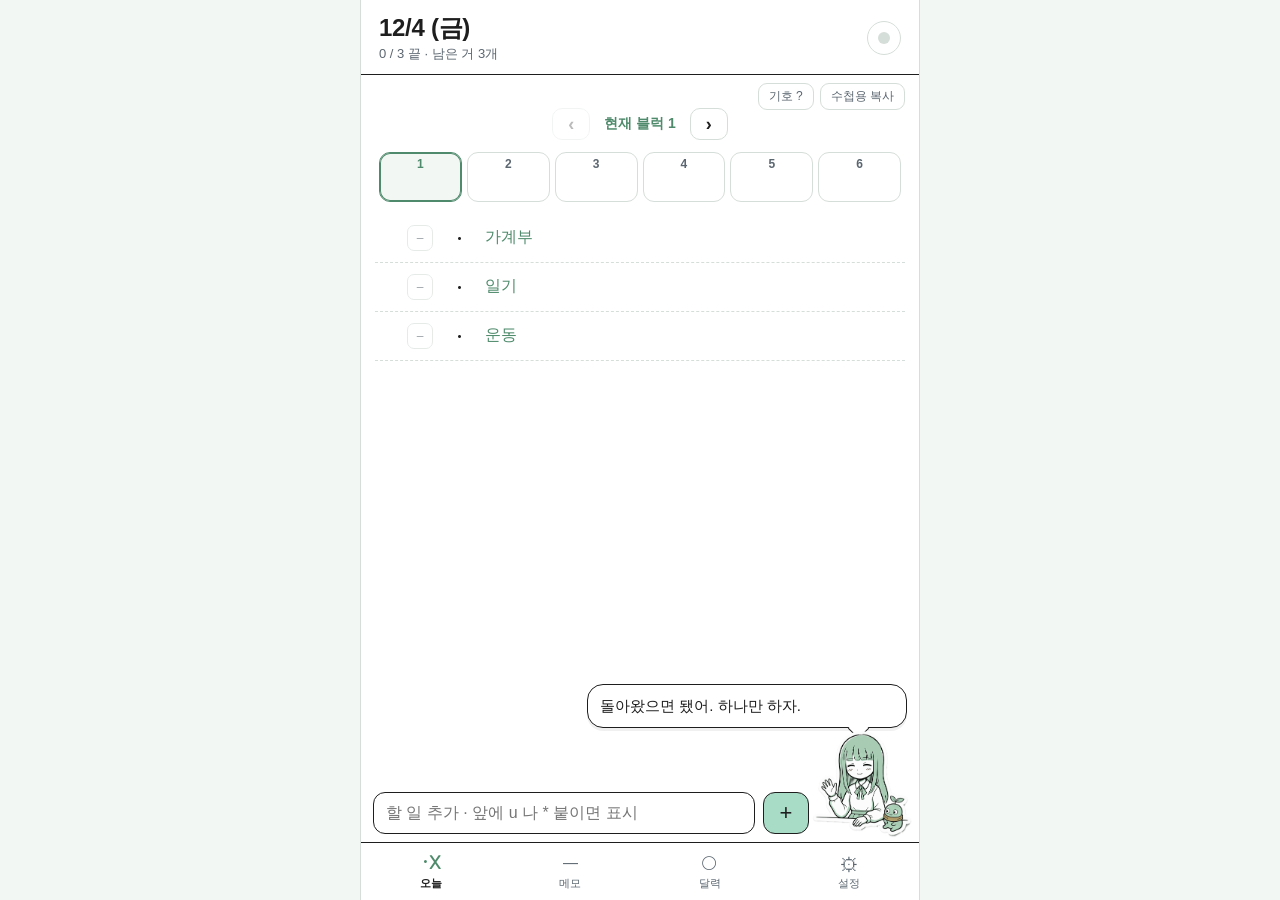
<file: app/index.html>
<!doctype html>
<html lang="ko">
<head>
<meta charset="utf-8">
<meta name="viewport" content="width=device-width, initial-scale=1, viewport-fit=cover, interactive-widget=resizes-content">
<title>책상 친구</title>
<meta name="theme-color" content="#F2F7F4">
<meta name="apple-mobile-web-app-capable" content="yes">
<meta name="mobile-web-app-capable" content="yes">
<meta name="apple-mobile-web-app-status-bar-style" content="default">
<meta name="apple-mobile-web-app-title" content="책상 친구">
<link rel="manifest" href="manifest.webmanifest">
<link rel="icon" href="shared/assets/icon_shiori.png">
<link rel="apple-touch-icon" href="icons/apple-touch-icon.png">
<link rel="stylesheet" href="style.css">
</head>
<body>
<div id="app">
  <header class="top">
    <div class="top-l">
      <div id="dayLabel" class="day"></div>
      <div id="dayCount" class="sub"></div>
    </div>
    <button id="syncDot" class="sync-dot" type="button" aria-label="동기화 상태"></button>
  </header>

  <main id="views">
    <!-- today -->
    <section id="todayView" class="view">
      <div class="today-tools"><a class="mini" data-guide="#symbols" href="../guide/#symbols" target="_blank" rel="noopener" style="text-decoration:none;margin-right:6px">기호 ?</a><button id="copyBtn" class="mini" type="button">수첩용 복사</button></div>
      <div class="block-nav">
        <button id="blockPrev" type="button" aria-label="이전 블럭">‹</button>
        <span id="blockNow"></span>
        <button id="blockNext" type="button" aria-label="다음 블럭">›</button>
      </div>
      <div id="blocks" class="blocks"></div>
      <ul id="taskList" class="task-list"></ul>
    </section>

    <!-- memos -->
    <section id="notesView" class="view" hidden>
      <div class="view-head"><span class="sub">📌 고정한 메모가 위로 와요</span><button id="noteNew" class="pill" type="button">+ 새 메모</button></div>
      <div id="noteList" class="note-list"></div>
    </section>

    <!-- calendar -->
    <section id="calView" class="view" hidden>
      <div class="cal-head">
        <button id="calPrev" type="button" aria-label="이전 달">‹</button>
        <b id="calTitle"></b>
        <button id="calNext" type="button" aria-label="다음 달">›</button>
      </div>
      <div id="calGrid" class="cal-grid"></div>
      <div id="calDay" class="cal-day"></div>
    </section>

    <!-- settings -->
    <section id="setView" class="view" hidden>
      <h3 data-k="PC 연동">PC 연동</h3>
      <p class="sub">PC의 책상 친구와 할 일·블럭·루틴·메모·일정을 주고받아요. 내용은 연동 코드로 암호화돼서 서버에서도 못 읽어요.</p>
      <div id="syncOff">
        <form id="syncJoin" class="add-row" autocomplete="off">
          <input id="syncJoinInput" type="text" autocapitalize="characters" placeholder="PC 설정 › 폰 연동의 코드" aria-label="연동 코드">
          <button type="submit">연결</button>
        </form>
        <button id="syncStart" class="ghost wide" type="button">여기서 새 코드 만들기</button>
      </div>
      <div id="syncOn" hidden>
        <div class="sync-code"><code id="syncCode"></code></div>
        <div class="row-between"><span id="syncStatus" class="sub"></span><button id="syncNow" class="pill" type="button">지금 동기화</button></div>
        <button id="syncStop" class="ghost wide" type="button">연동 끊기</button>
      </div>
      <div id="syncNote" class="sub warn"></div>
      <details class="adv"><summary>서버 주소</summary><input id="syncServer" type="url" inputmode="url" placeholder="https://….workers.dev"></details>

      <h3 data-k="캐릭터">캐릭터</h3>
      <div id="charPick" class="char-pick"></div>

      <h3 data-k="기본">기본</h3>
      <label class="field">언어
        <select id="setLang"><option value="ko">한국어</option><option value="en">English</option><option value="ja">日本語</option></select>
      </label>
      <label class="field">나를 부르는 말
        <select id="setCallMe"><option value="">안 부르기</option><option value="야">야</option><option value="저기">저기</option><option value="이봐">이봐</option><option value="custom">이름 직접 입력…</option></select>
      </label>
      <label class="field" id="callMeNameRow" hidden>내 이름 <input id="setCallMeName" type="text" maxlength="10" placeholder="예: 수환"></label>
      <label class="field">캐릭터 이름 <input id="setName" type="text" maxlength="12" placeholder="시오리"></label>
      <label class="field" title="이 시각 전까지는 전날로 쳐요">하루 시작 <input id="setDayStart" type="time"></label>
      <label class="field">블럭 쓰기 <select id="setBlocks"><option value="on">쓰기</option><option value="off">안 쓰기</option></select></label>

      <h3 data-k="캐릭터 · 말">캐릭터 · 말</h3>
      <label class="field">캐릭터 크기
        <select id="setCharSize"><option value="L">크게</option><option value="M">보통</option><option value="S">작게</option><option value="off">숨기기</option></select>
      </label>
      <label class="field">말 수
        <select id="setChatter"><option value="quiet">조용히 (물어볼 때만)</option><option value="normal">보통</option><option value="chatty">수다스럽게</option></select>
      </label>
      <label class="field">점심 <input id="setLunch" type="time"></label>
      <label class="field">간식 <input id="setSnack" type="time"></label>
      <label class="field">저녁 <input id="setDinner" type="time"></label>

      <h3 data-k="알람">알람</h3>
      <p class="sub">PC와 같은 알람이에요. 폰 알림은 Scriptable 위젯이 대신 울려 줘요.</p>
      <div id="alarmList" class="alarm-list"></div>
      <form id="alarmAdd" class="add-row" autocomplete="off">
        <input id="alarmTime" type="time" aria-label="알람 시각" style="flex:0 0 auto;width:120px">
        <input id="alarmLabel" type="text" placeholder="이름 (예: 약속)" aria-label="알람 이름">
        <button type="submit">추가</button>
      </form>

      <h3 data-k="매일 루틴">매일 루틴</h3>
      <ul id="routineEditor" class="routine-editor"></ul>
      <form id="routineAdd" class="add-row" autocomplete="off">
        <input id="routineInput" type="text" placeholder="루틴 추가 (예: u 스트레칭)" aria-label="루틴 추가">
        <button type="submit">추가</button>
      </form>

      <h3 data-k="메모">메모</h3>
      <button id="exportNotes" class="ghost wide" type="button">메모 전부 TXT로 내보내기</button>

      <h3 data-k="아이폰 위젯">아이폰 위젯</h3>
      <p class="sub">홈 화면·잠금 화면 위젯과 알림은 Scriptable 앱으로 써요.</p>
      <button id="openDesigner" class="pill wide" type="button">위젯 꾸미기 · 미리보기</button>
      <a class="ghost wide" style="display:block;text-align:center;text-decoration:none" href="../widget/" target="_blank" rel="noopener">위젯 설명서 열기</a>

      <h3 data-k="앱으로 쓰기">앱으로 쓰기</h3>
      <a class="ghost wide" style="display:block;text-align:center;text-decoration:none;margin-bottom:8px" data-guide="" href="../guide/" target="_blank" rel="noopener">사용 설명서 · 기호 설명</a>
      <p class="sub" id="installHint">아이폰: Safari 공유 버튼 › 홈 화면에 추가. 갤럭시: Chrome 메뉴 › 홈 화면에 추가.</p>
      <div class="row-between"><span class="sub" id="verLabel"></span><button id="checkUpdate" class="pill" type="button">업데이트 확인</button></div>
    </section>
  </main>

  <form id="addForm" class="add-bar" autocomplete="off">
    <input id="addInput" type="text" enterkeyhint="done" placeholder="할 일 추가 · 앞에 u 나 * 붙이면 표시" aria-label="할 일 추가">
    <button type="submit" aria-label="추가">+</button>
  </form>

  <nav class="tabs" role="tablist">
    <button data-view="today" class="on" type="button"><span class="ti">·X</span><span>오늘</span></button>
    <button data-view="notes" type="button"><span class="ti">—</span><span>메모</span></button>
    <button data-view="cal" type="button"><span class="ti">○</span><span>달력</span></button>
    <button data-view="set" type="button"><span class="ti">⚙</span><span>설정</span></button>
  </nav>

  <div id="buddy" class="buddy" aria-label="캐릭터">
    <div id="bubble" class="bubble" hidden>
      <div class="bubble-main"><img id="bubbleFace" class="bubble-face" alt="" hidden><div id="bubbleText"></div></div>
      <div id="bubbleButtons" class="bubble-buttons"></div>
    </div>
    <img id="buddyImg" alt="">
  </div>

  <div id="sheet" class="sheet" hidden>
    <div class="sheet-card" role="dialog" aria-modal="true">
      <div id="sheetBody"></div>
    </div>
  </div>
</div>

<script src="shared/assets/manifest.js"></script>
<script src="shared/character.js"></script>
<script src="shared/lines.js"></script>
<script src="shared/lines_fubuki.js"></script>
<script src="shared/lines_suu.js"></script>
<script src="shared/lines_plain.js"></script>
<script src="shared/lines/shiori_en.js"></script>
<script src="shared/lines/fubuki_en.js"></script>
<script src="shared/lines/suu_en.js"></script>
<script src="shared/lines/shiori_ja.js"></script>
<script src="shared/lines/fubuki_ja.js"></script>
<script src="shared/lines/suu_ja.js"></script>
<script src="shared/lines_gentle.js"></script>
<script src="shared/i18n.js"></script>
<script src="shared/logic.js"></script>
<script src="shared/taskmore.js"></script>
<script src="shared/glyph.js"></script>
<script src="shared/sync.js"></script>
<script src="version.js"></script>
<script src="widget-designer.js"></script>
<script src="app.js"></script>
</body>
</html>
</file>
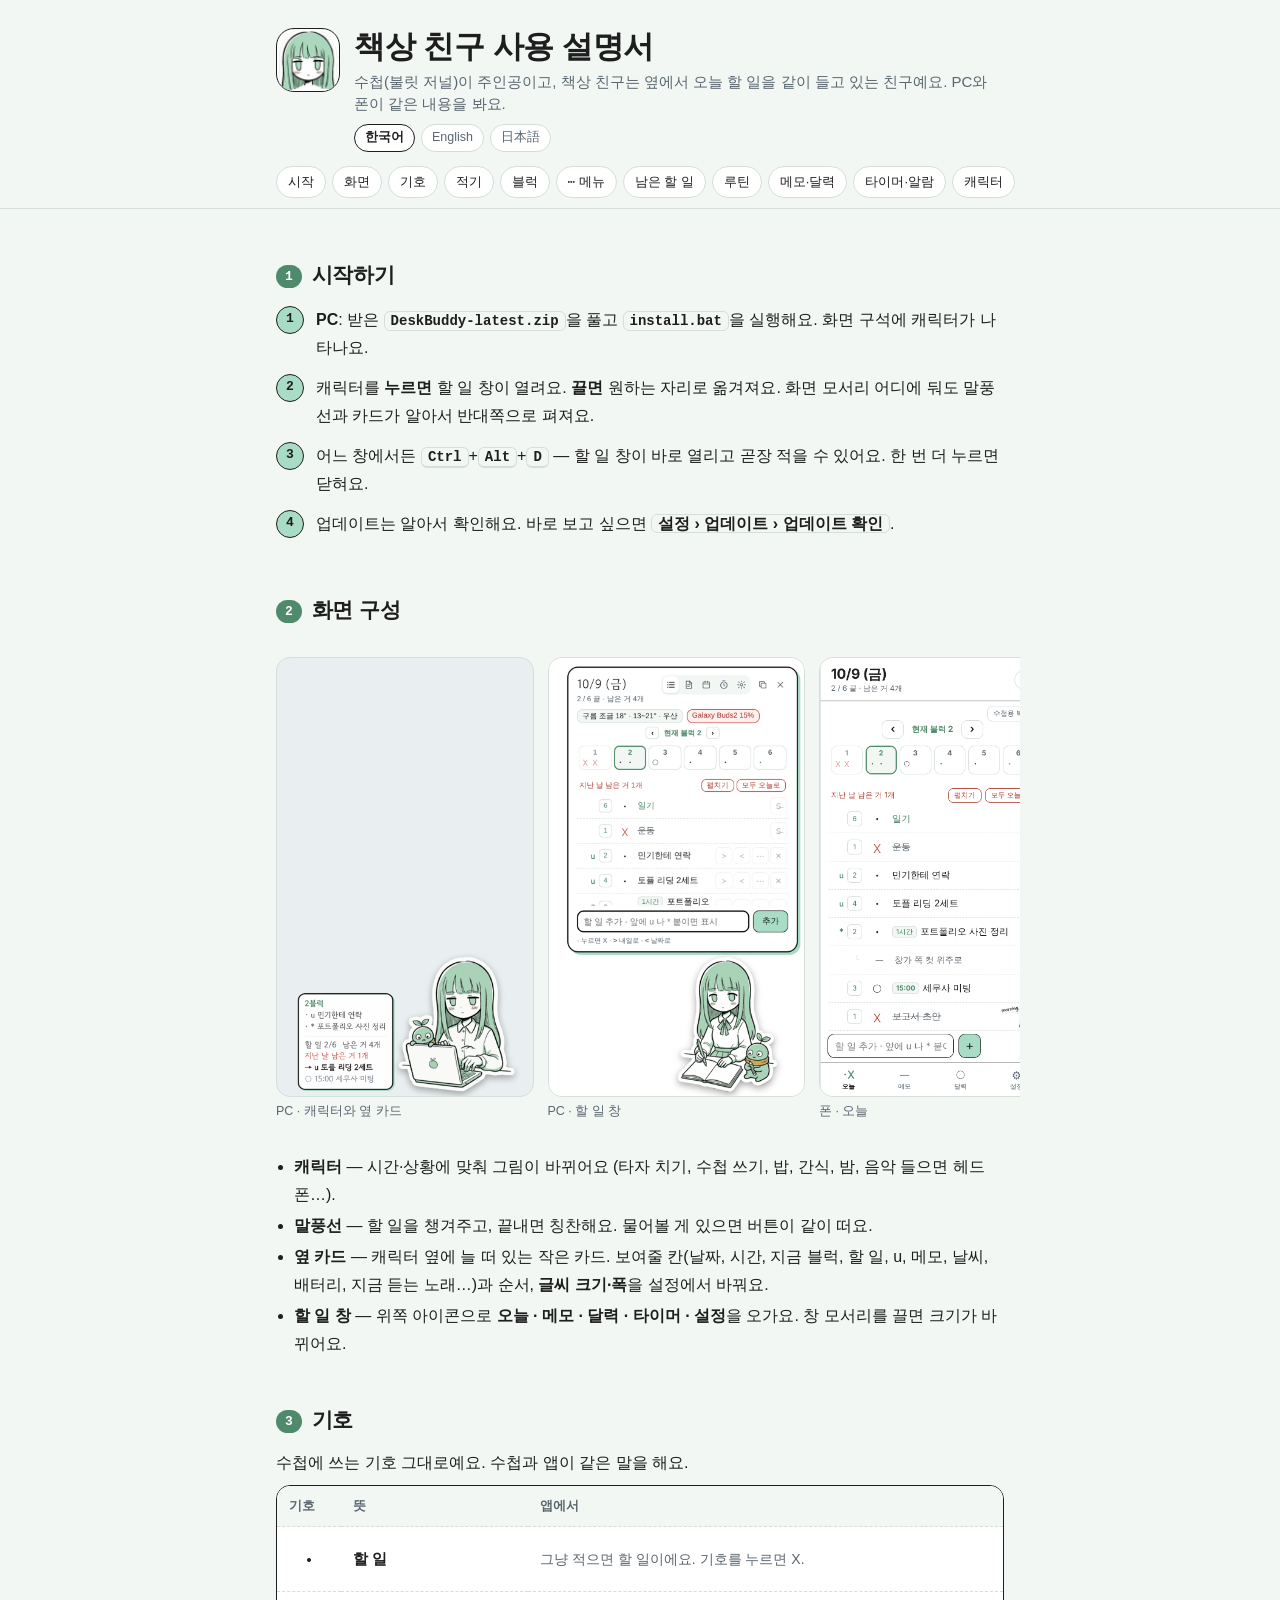
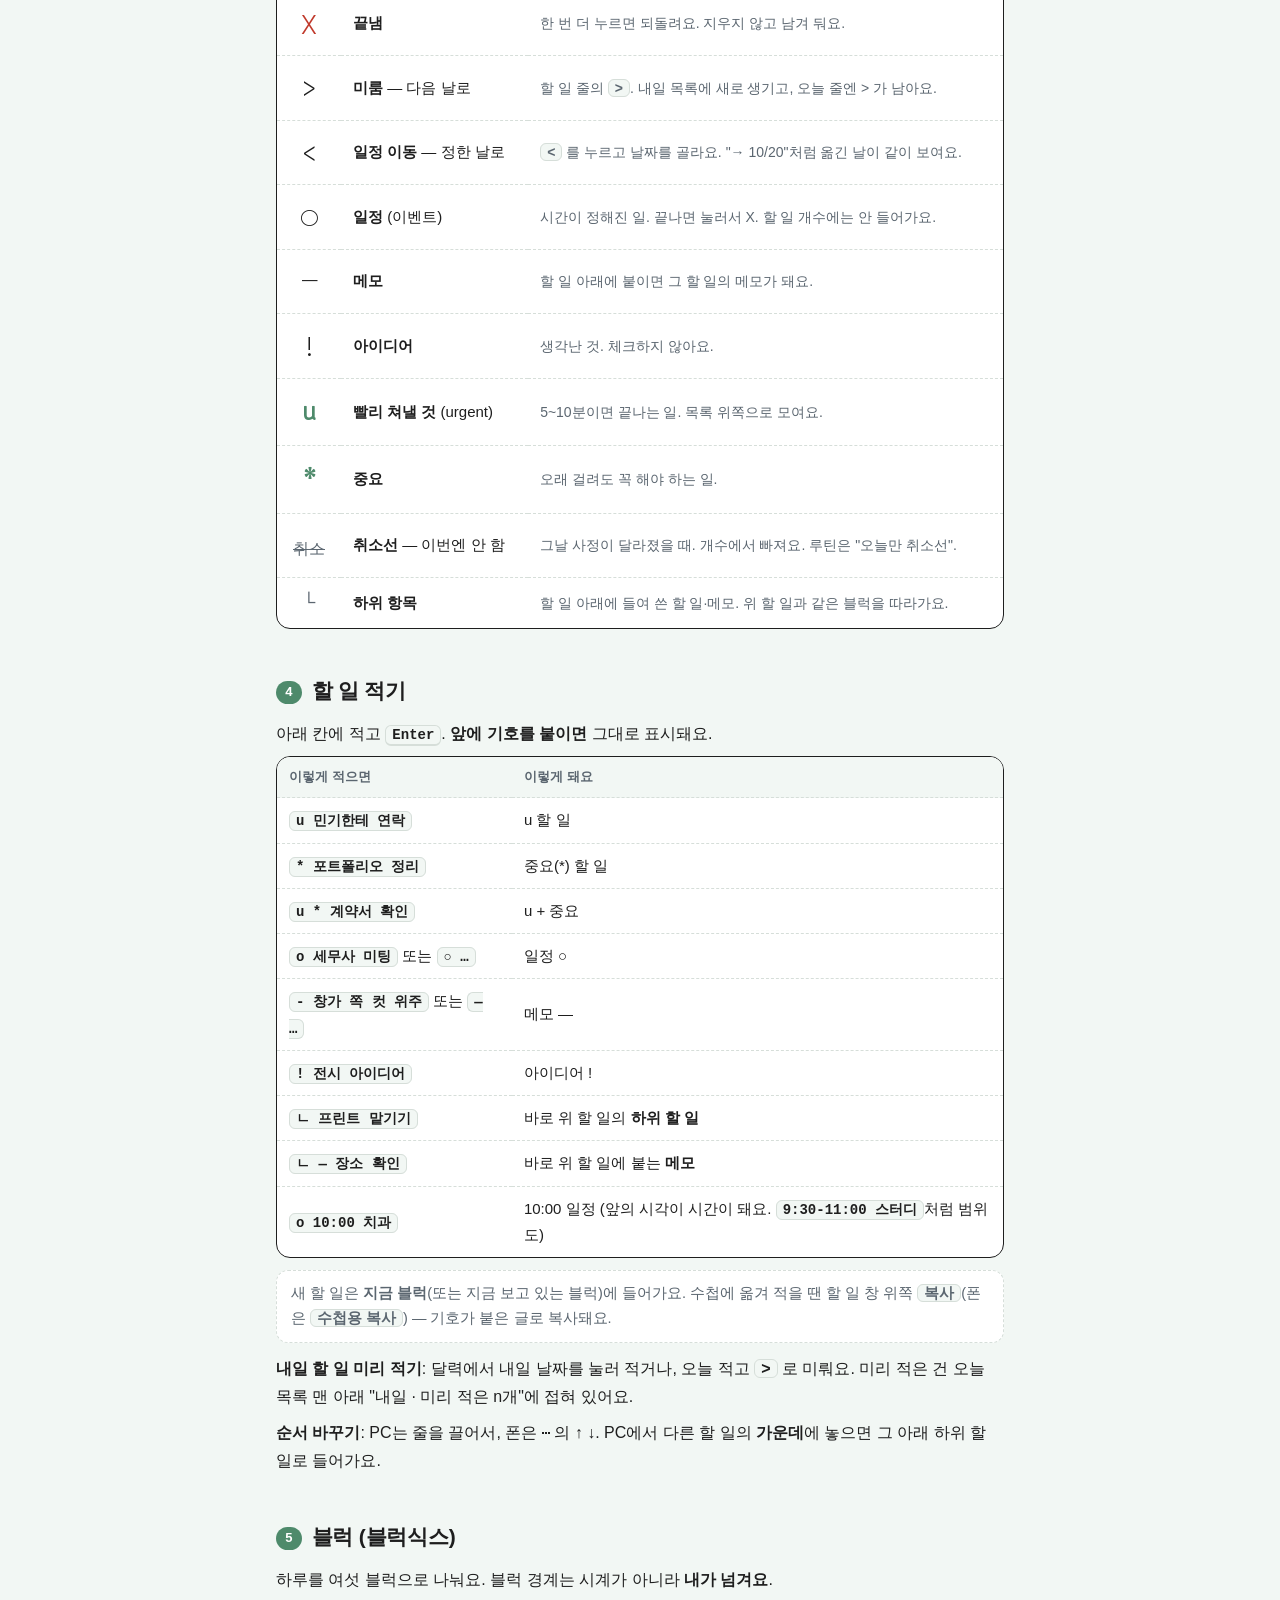
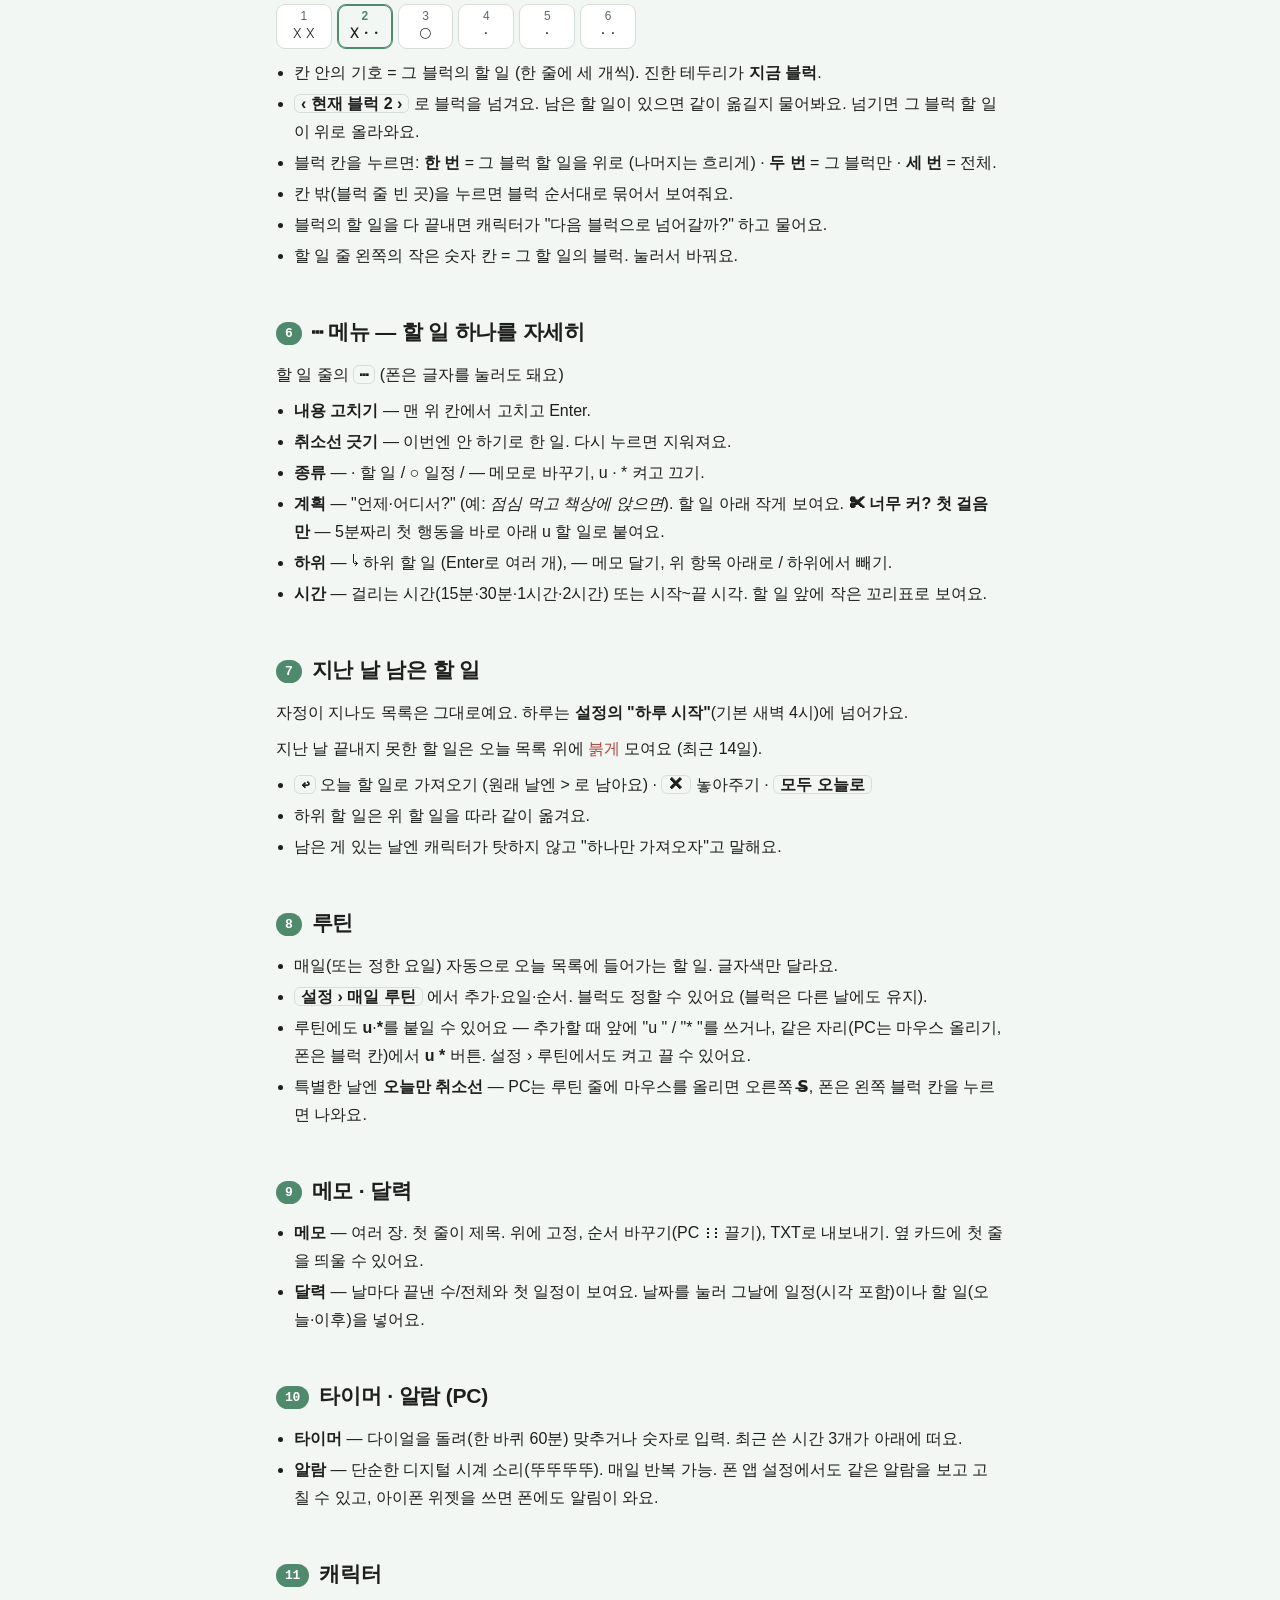
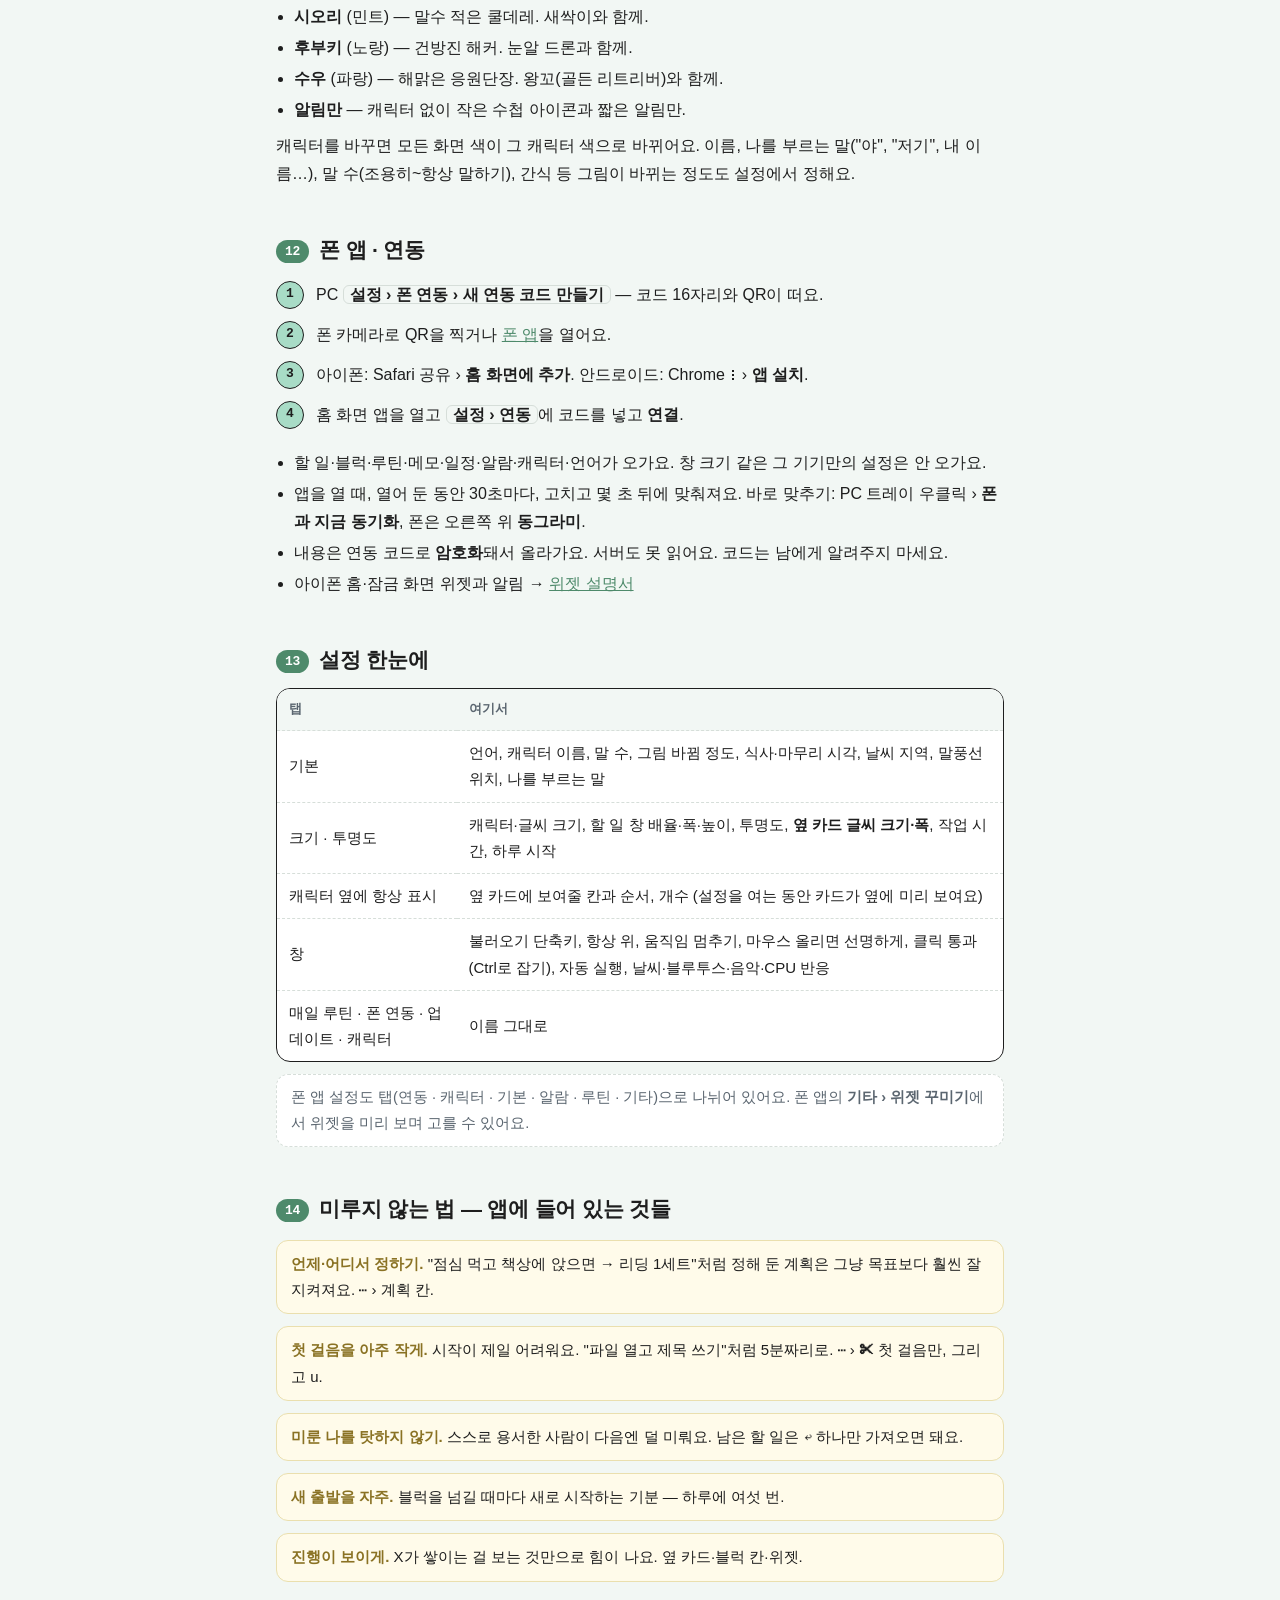
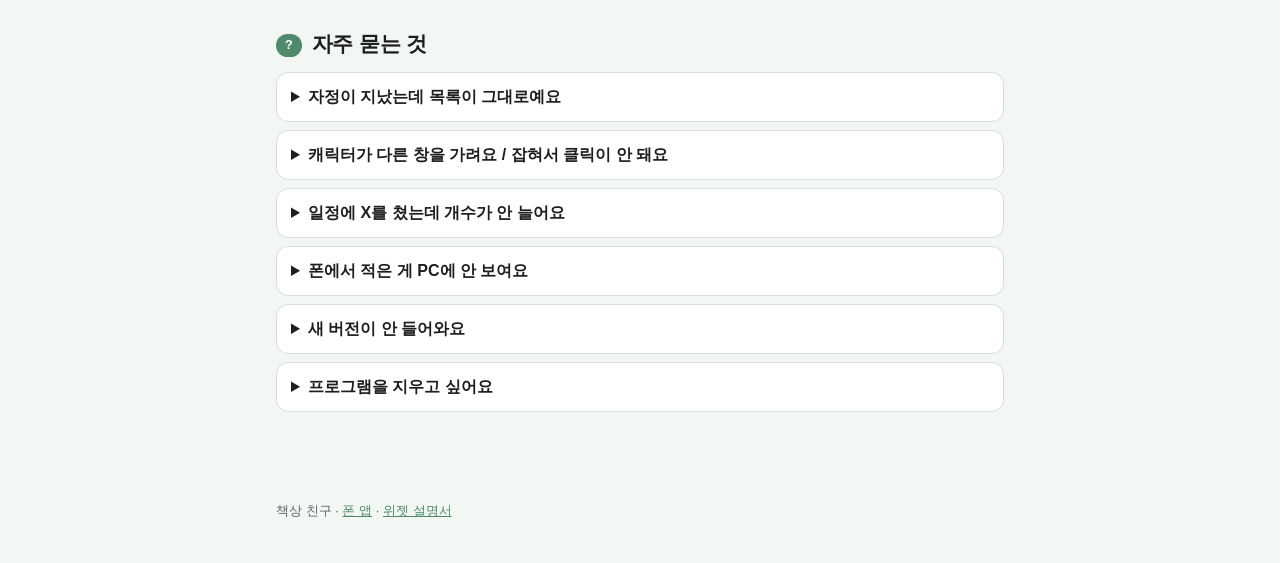
<file: guide/index.html>
<!doctype html>
<html lang="ko">
<head>
<meta charset="utf-8">
<meta name="viewport" content="width=device-width, initial-scale=1, viewport-fit=cover">
<title>책상 친구 사용 설명서</title>
<meta name="description" content="책상 친구 PC·폰 앱 사용법 — 기호, 블럭, 할 일 적기, 연동, 위젯까지">
<meta name="theme-color" content="#F2F7F4">
<link rel="icon" href="../app/shared/assets/icon_shiori.png">
<link rel="stylesheet" href="guide.css">
</head>
<body>
<header class="hero">
  <img src="../app/shared/assets/icon_shiori.png" alt="">
  <div>
    <h1>책상 친구 사용 설명서</h1>
    <p class="lede">수첩(불릿 저널)이 주인공이고, 책상 친구는 옆에서 오늘 할 일을 같이 들고 있는 친구예요. PC와 폰이 같은 내용을 봐요.</p>
    <div class="langs"><a class="on" href="./">한국어</a><a href="en/">English</a><a href="ja/">日本語</a></div>
  </div>
</header>
<nav class="toc"><div>
  <a href="#start">시작</a><a href="#screen">화면</a><a href="#symbols">기호</a><a href="#write">적기</a><a href="#blocks">블럭</a><a href="#more">⋯ 메뉴</a><a href="#left">남은 할 일</a><a href="#routine">루틴</a><a href="#memo">메모·달력</a><a href="#timer">타이머·알람</a><a href="#chars">캐릭터</a><a href="#phone">폰·연동</a><a href="#settings">설정</a><a href="#tips">미루지 않는 법</a><a href="#faq">자주 묻는 것</a>
</div></nav>
<main>

  <h2 id="start"><span class="n">1</span>시작하기</h2>
  <ol class="steps">
    <li><b>PC</b>: 받은 <code>DeskBuddy-latest.zip</code>을 풀고 <code>install.bat</code>을 실행해요. 화면 구석에 캐릭터가 나타나요.</li>
    <li>캐릭터를 <b>누르면</b> 할 일 창이 열려요. <b>끌면</b> 원하는 자리로 옮겨져요. 화면 모서리 어디에 둬도 말풍선과 카드가 알아서 반대쪽으로 펴져요.</li>
    <li>어느 창에서든 <kbd>Ctrl</kbd>+<kbd>Alt</kbd>+<kbd>D</kbd> — 할 일 창이 바로 열리고 곧장 적을 수 있어요. 한 번 더 누르면 닫혀요.</li>
    <li>업데이트는 알아서 확인해요. 바로 보고 싶으면 <b class="k">설정 › 업데이트 › 업데이트 확인</b>.</li>
  </ol>

  <h2 id="screen"><span class="n">2</span>화면 구성</h2>
  <div class="shots">
    <figure><img src="img/pc-card.png" alt="PC: 캐릭터와 옆 카드"><figcaption>PC · 캐릭터와 옆 카드</figcaption></figure>
    <figure><img src="img/pc-panel.png" alt="PC: 할 일 창"><figcaption>PC · 할 일 창</figcaption></figure>
    <figure><img src="img/phone-today.png" alt="폰: 오늘 화면"><figcaption>폰 · 오늘</figcaption></figure>
  </div>
  <ul class="plain">
    <li><b>캐릭터</b> — 시간·상황에 맞춰 그림이 바뀌어요 (타자 치기, 수첩 쓰기, 밥, 간식, 밤, 음악 들으면 헤드폰…).</li>
    <li><b>말풍선</b> — 할 일을 챙겨주고, 끝내면 칭찬해요. 물어볼 게 있으면 버튼이 같이 떠요.</li>
    <li><b>옆 카드</b> — 캐릭터 옆에 늘 떠 있는 작은 카드. 보여줄 칸(날짜, 시간, 지금 블럭, 할 일, u, 메모, 날씨, 배터리, 지금 듣는 노래…)과 순서, <b>글씨 크기·폭</b>을 설정에서 바꿔요.</li>
    <li><b>할 일 창</b> — 위쪽 아이콘으로 <b>오늘 · 메모 · 달력 · 타이머 · 설정</b>을 오가요. 창 모서리를 끌면 크기가 바뀌어요.</li>
  </ul>

  <h2 id="symbols"><span class="n">3</span>기호</h2>
  <p>수첩에 쓰는 기호 그대로예요. 수첩과 앱이 같은 말을 해요.</p>
  <table>
    <thead><tr><th>기호</th><th>뜻</th><th>앱에서</th></tr></thead>
    <tbody>
      <tr><td class="sym"><span class="bj bj-dot"><i>·</i></span></td><td><b>할 일</b></td><td class="how">그냥 적으면 할 일이에요. 기호를 누르면 X.</td></tr>
      <tr><td class="sym"><span class="bj bj-x"><i>X</i></span></td><td><b>끝냄</b></td><td class="how">한 번 더 누르면 되돌려요. 지우지 않고 남겨 둬요.</td></tr>
      <tr><td class="sym"><span class="bj bj-gt"><i>&gt;</i></span></td><td><b>미룸</b> — 다음 날로</td><td class="how">할 일 줄의 <b class="k">&gt;</b>. 내일 목록에 새로 생기고, 오늘 줄엔 &gt; 가 남아요.</td></tr>
      <tr><td class="sym"><span class="bj bj-lt"><i>&lt;</i></span></td><td><b>일정 이동</b> — 정한 날로</td><td class="how"><b class="k">&lt;</b> 를 누르고 날짜를 골라요. "→ 10/20"처럼 옮긴 날이 같이 보여요.</td></tr>
      <tr><td class="sym"><span class="bj bj-o"><i>○</i></span></td><td><b>일정</b> (이벤트)</td><td class="how">시간이 정해진 일. 끝나면 눌러서 X. 할 일 개수에는 안 들어가요.</td></tr>
      <tr><td class="sym"><span class="bj bj-dash"><i>—</i></span></td><td><b>메모</b></td><td class="how">할 일 아래에 붙이면 그 할 일의 메모가 돼요.</td></tr>
      <tr><td class="sym"><span class="bj bj-bang"><i>!</i></span></td><td><b>아이디어</b></td><td class="how">생각난 것. 체크하지 않아요.</td></tr>
      <tr><td class="sym"><span class="mark">u</span></td><td><b>빨리 쳐낼 것</b> (urgent)</td><td class="how">5~10분이면 끝나는 일. 목록 위쪽으로 모여요.</td></tr>
      <tr><td class="sym"><span class="mark">*</span></td><td><b>중요</b></td><td class="how">오래 걸려도 꼭 해야 하는 일.</td></tr>
      <tr><td class="sym"><span class="strike">취소</span></td><td><b>취소선</b> — 이번엔 안 함</td><td class="how">그날 사정이 달라졌을 때. 개수에서 빠져요. 루틴은 "오늘만 취소선".</td></tr>
      <tr><td class="sym" style="font-size:18px;color:var(--muted)">└</td><td><b>하위 항목</b></td><td class="how">할 일 아래에 들여 쓴 할 일·메모. 위 할 일과 같은 블럭을 따라가요.</td></tr>
    </tbody>
  </table>

  <h2 id="write"><span class="n">4</span>할 일 적기</h2>
  <p>아래 칸에 적고 <kbd>Enter</kbd>. <b>앞에 기호를 붙이면</b> 그대로 표시돼요.</p>
  <table>
    <thead><tr><th>이렇게 적으면</th><th>이렇게 돼요</th></tr></thead>
    <tbody>
      <tr><td><code>u 민기한테 연락</code></td><td>u 할 일</td></tr>
      <tr><td><code>* 포트폴리오 정리</code></td><td>중요(*) 할 일</td></tr>
      <tr><td><code>u * 계약서 확인</code></td><td>u + 중요</td></tr>
      <tr><td><code>o 세무사 미팅</code> 또는 <code>○ …</code></td><td>일정 ○</td></tr>
      <tr><td><code>- 창가 쪽 컷 위주</code> 또는 <code>— …</code></td><td>메모 —</td></tr>
      <tr><td><code>! 전시 아이디어</code></td><td>아이디어 !</td></tr>
      <tr><td><code>ㄴ 프린트 맡기기</code></td><td>바로 위 할 일의 <b>하위 할 일</b></td></tr>
      <tr><td><code>ㄴ — 장소 확인</code></td><td>바로 위 할 일에 붙는 <b>메모</b></td></tr>
      <tr><td><code>o 10:00 치과</code></td><td>10:00 일정 (앞의 시각이 시간이 돼요. <code>9:30-11:00 스터디</code>처럼 범위도)</td></tr>
    </tbody>
  </table>
  <p class="note">새 할 일은 <b>지금 블럭</b>(또는 지금 보고 있는 블럭)에 들어가요. 수첩에 옮겨 적을 땐 할 일 창 위쪽 <b class="k">복사</b>(폰은 <b class="k">수첩용 복사</b>) — 기호가 붙은 글로 복사돼요.</p>
  <p><b>내일 할 일 미리 적기</b>: 달력에서 내일 날짜를 눌러 적거나, 오늘 적고 <b class="k">&gt;</b> 로 미뤄요. 미리 적은 건 오늘 목록 맨 아래 "내일 · 미리 적은 n개"에 접혀 있어요.</p>
  <p><b>순서 바꾸기</b>: PC는 줄을 끌어서, 폰은 ⋯ 의 ↑ ↓. PC에서 다른 할 일의 <b>가운데</b>에 놓으면 그 아래 하위 할 일로 들어가요.</p>

  <h2 id="blocks"><span class="n">5</span>블럭 (블럭식스)</h2>
  <p>하루를 여섯 블럭으로 나눠요. 블럭 경계는 시계가 아니라 <b>내가 넘겨요</b>.</p>
  <div class="blocks"><span>1<i>X X</i></span><span class="cur">2<i>X · ·</i></span><span>3<i>○</i></span><span>4<i>·</i></span><span>5<i>·</i></span><span>6<i>· ·</i></span></div>
  <ul class="plain">
    <li>칸 안의 기호 = 그 블럭의 할 일 (한 줄에 세 개씩). 진한 테두리가 <b>지금 블럭</b>.</li>
    <li><b class="k">‹ 현재 블럭 2 ›</b> 로 블럭을 넘겨요. 남은 할 일이 있으면 같이 옮길지 물어봐요. 넘기면 그 블럭 할 일이 위로 올라와요.</li>
    <li>블럭 칸을 누르면: <b>한 번</b> = 그 블럭 할 일을 위로 (나머지는 흐리게) · <b>두 번</b> = 그 블럭만 · <b>세 번</b> = 전체.</li>
    <li>칸 밖(블럭 줄 빈 곳)을 누르면 블럭 순서대로 묶어서 보여줘요.</li>
    <li>블럭의 할 일을 다 끝내면 캐릭터가 "다음 블럭으로 넘어갈까?" 하고 물어요.</li>
    <li>할 일 줄 왼쪽의 작은 숫자 칸 = 그 할 일의 블럭. 눌러서 바꿔요.</li>
  </ul>

  <h2 id="more"><span class="n">6</span>⋯ 메뉴 — 할 일 하나를 자세히</h2>
  <p>할 일 줄의 <b class="k">⋯</b> (폰은 글자를 눌러도 돼요)</p>
  <ul class="plain">
    <li><b>내용 고치기</b> — 맨 위 칸에서 고치고 Enter.</li>
    <li><b>취소선 긋기</b> — 이번엔 안 하기로 한 일. 다시 누르면 지워져요.</li>
    <li><b>종류</b> — · 할 일 / ○ 일정 / — 메모로 바꾸기, u · * 켜고 끄기.</li>
    <li><b>계획</b> — "언제·어디서?" (예: <i>점심 먹고 책상에 앉으면</i>). 할 일 아래 작게 보여요. <b>✂ 너무 커? 첫 걸음만</b> — 5분짜리 첫 행동을 바로 아래 u 할 일로 붙여요.</li>
    <li><b>하위</b> — ↳ 하위 할 일 (Enter로 여러 개), — 메모 달기, 위 항목 아래로 / 하위에서 빼기.</li>
    <li><b>시간</b> — 걸리는 시간(15분·30분·1시간·2시간) 또는 시작~끝 시각. 할 일 앞에 작은 꼬리표로 보여요.</li>
  </ul>

  <h2 id="left"><span class="n">7</span>지난 날 남은 할 일</h2>
  <p>자정이 지나도 목록은 그대로예요. 하루는 <b>설정의 "하루 시작"</b>(기본 새벽 4시)에 넘어가요.</p>
  <p>지난 날 끝내지 못한 할 일은 오늘 목록 위에 <span style="color:#B0473A">붉게</span> 모여요 (최근 14일).</p>
  <ul class="plain">
    <li><b class="k">↩</b> 오늘 할 일로 가져오기 (원래 날엔 &gt; 로 남아요) · <b class="k">✕</b> 놓아주기 · <b class="k">모두 오늘로</b></li>
    <li>하위 할 일은 위 할 일을 따라 같이 옮겨요.</li>
    <li>남은 게 있는 날엔 캐릭터가 탓하지 않고 "하나만 가져오자"고 말해요.</li>
  </ul>

  <h2 id="routine"><span class="n">8</span>루틴</h2>
  <ul class="plain">
    <li>매일(또는 정한 요일) 자동으로 오늘 목록에 들어가는 할 일. 글자색만 달라요.</li>
    <li><b class="k">설정 › 매일 루틴</b> 에서 추가·요일·순서. 블럭도 정할 수 있어요 (블럭은 다른 날에도 유지).</li>
    <li>루틴에도 <b>u</b>·<b>*</b>를 붙일 수 있어요 — 추가할 때 앞에 "u " / "* "를 쓰거나, 같은 자리(PC는 마우스 올리기, 폰은 블럭 칸)에서 <b>u</b> <b>*</b> 버튼. 설정 › 루틴에서도 켜고 끌 수 있어요.</li>
    <li>특별한 날엔 <b>오늘만 취소선</b> — PC는 루틴 줄에 마우스를 올리면 오른쪽 <b>S̶</b>, 폰은 왼쪽 블럭 칸을 누르면 나와요.</li>
  </ul>

  <h2 id="memo"><span class="n">9</span>메모 · 달력</h2>
  <ul class="plain">
    <li><b>메모</b> — 여러 장. 첫 줄이 제목. 위에 고정, 순서 바꾸기(PC ⋮⋮ 끌기), TXT로 내보내기. 옆 카드에 첫 줄을 띄울 수 있어요.</li>
    <li><b>달력</b> — 날마다 끝낸 수/전체와 첫 일정이 보여요. 날짜를 눌러 그날에 일정(시각 포함)이나 할 일(오늘·이후)을 넣어요.</li>
  </ul>

  <h2 id="timer"><span class="n">10</span>타이머 · 알람 (PC)</h2>
  <ul class="plain">
    <li><b>타이머</b> — 다이얼을 돌려(한 바퀴 60분) 맞추거나 숫자로 입력. 최근 쓴 시간 3개가 아래에 떠요.</li>
    <li><b>알람</b> — 단순한 디지털 시계 소리(뚜뚜뚜뚜). 매일 반복 가능. 폰 앱 설정에서도 같은 알람을 보고 고칠 수 있고, 아이폰 위젯을 쓰면 폰에도 알림이 와요.</li>
  </ul>

  <h2 id="chars"><span class="n">11</span>캐릭터</h2>
  <ul class="plain">
    <li><b>시오리</b> (민트) — 말수 적은 쿨데레. 새싹이와 함께.</li>
    <li><b>후부키</b> (노랑) — 건방진 해커. 눈알 드론과 함께.</li>
    <li><b>수우</b> (파랑) — 해맑은 응원단장. 왕꼬(골든 리트리버)와 함께.</li>
    <li><b>알림만</b> — 캐릭터 없이 작은 수첩 아이콘과 짧은 알림만.</li>
  </ul>
  <p>캐릭터를 바꾸면 모든 화면 색이 그 캐릭터 색으로 바뀌어요. 이름, 나를 부르는 말("야", "저기", 내 이름…), 말 수(조용히~항상 말하기), 간식 등 그림이 바뀌는 정도도 설정에서 정해요.</p>

  <h2 id="phone"><span class="n">12</span>폰 앱 · 연동</h2>
  <ol class="steps">
    <li>PC <b class="k">설정 › 폰 연동 › 새 연동 코드 만들기</b> — 코드 16자리와 QR이 떠요.</li>
    <li>폰 카메라로 QR을 찍거나 <a href="../app/">폰 앱</a>을 열어요.</li>
    <li>아이폰: Safari 공유 › <b>홈 화면에 추가</b>. 안드로이드: Chrome ⋮ › <b>앱 설치</b>.</li>
    <li>홈 화면 앱을 열고 <b class="k">설정 › 연동</b>에 코드를 넣고 <b>연결</b>.</li>
  </ol>
  <ul class="plain">
    <li>할 일·블럭·루틴·메모·일정·알람·캐릭터·언어가 오가요. 창 크기 같은 그 기기만의 설정은 안 오가요.</li>
    <li>앱을 열 때, 열어 둔 동안 30초마다, 고치고 몇 초 뒤에 맞춰져요. 바로 맞추기: PC 트레이 우클릭 › <b>폰과 지금 동기화</b>, 폰은 오른쪽 위 <b>동그라미</b>.</li>
    <li>내용은 연동 코드로 <b>암호화</b>돼서 올라가요. 서버도 못 읽어요. 코드는 남에게 알려주지 마세요.</li>
    <li>아이폰 홈·잠금 화면 위젯과 알림 → <a href="../widget/">위젯 설명서</a></li>
  </ul>

  <h2 id="settings"><span class="n">13</span>설정 한눈에</h2>
  <table>
    <thead><tr><th>탭</th><th>여기서</th></tr></thead>
    <tbody>
      <tr><td>기본</td><td>언어, 캐릭터 이름, 말 수, 그림 바뀜 정도, 식사·마무리 시각, 날씨 지역, 말풍선 위치, 나를 부르는 말</td></tr>
      <tr><td>크기 · 투명도</td><td>캐릭터·글씨 크기, 할 일 창 배율·폭·높이, 투명도, <b>옆 카드 글씨 크기·폭</b>, 작업 시간, 하루 시작</td></tr>
      <tr><td>캐릭터 옆에 항상 표시</td><td>옆 카드에 보여줄 칸과 순서, 개수 (설정을 여는 동안 카드가 옆에 미리 보여요)</td></tr>
      <tr><td>창</td><td>불러오기 단축키, 항상 위, 움직임 멈추기, 마우스 올리면 선명하게, 클릭 통과(Ctrl로 잡기), 자동 실행, 날씨·블루투스·음악·CPU 반응</td></tr>
      <tr><td>매일 루틴 · 폰 연동 · 업데이트 · 캐릭터</td><td>이름 그대로</td></tr>
    </tbody>
  </table>
  <p class="note">폰 앱 설정도 탭(연동 · 캐릭터 · 기본 · 알람 · 루틴 · 기타)으로 나뉘어 있어요. 폰 앱의 <b>기타 › 위젯 꾸미기</b>에서 위젯을 미리 보며 고를 수 있어요.</p>

  <h2 id="tips"><span class="n">14</span>미루지 않는 법 — 앱에 들어 있는 것들</h2>
  <div class="tip"><b>언제·어디서 정하기.</b> "점심 먹고 책상에 앉으면 → 리딩 1세트"처럼 정해 둔 계획은 그냥 목표보다 훨씬 잘 지켜져요. ⋯ › 계획 칸.</div>
  <div class="tip"><b>첫 걸음을 아주 작게.</b> 시작이 제일 어려워요. "파일 열고 제목 쓰기"처럼 5분짜리로. ⋯ › ✂ 첫 걸음만, 그리고 u.</div>
  <div class="tip"><b>미룬 나를 탓하지 않기.</b> 스스로 용서한 사람이 다음엔 덜 미뤄요. 남은 할 일은 ↩ 하나만 가져오면 돼요.</div>
  <div class="tip"><b>새 출발을 자주.</b> 블럭을 넘길 때마다 새로 시작하는 기분 — 하루에 여섯 번.</div>
  <div class="tip"><b>진행이 보이게.</b> X가 쌓이는 걸 보는 것만으로 힘이 나요. 옆 카드·블럭 칸·위젯.</div>

  <h2 id="faq"><span class="n">?</span>자주 묻는 것</h2>
  <details><summary>자정이 지났는데 목록이 그대로예요</summary><p>정상이에요. "하루 시작"(기본 새벽 4시) 전까지는 전날로 쳐요. 설정에서 바꿀 수 있어요.</p></details>
  <details><summary>캐릭터가 다른 창을 가려요 / 잡혀서 클릭이 안 돼요</summary><p>설정 › 창 › <b>클릭 통과</b>를 켜면 Ctrl을 누를 때만 잡혀요. 투명도를 낮추거나, "마우스 올리면 선명하게"를 끄는 것도 방법이에요.</p></details>
  <details><summary>일정에 X를 쳤는데 개수가 안 늘어요</summary><p>일정(○)은 할 일 개수에 안 들어가요. 세고 싶으면 ⋯ › 종류 › 할 일로.</p></details>
  <details><summary>폰에서 적은 게 PC에 안 보여요</summary><p>PC 할 일 창을 열면 바로 맞춰요. 그래도 안 되면 트레이 › 폰과 지금 동기화, 설정 › 폰 연동의 상태 줄을 확인해요.</p></details>
  <details><summary>새 버전이 안 들어와요</summary><p>PC: 설정 › 업데이트 확인 (올린 뒤 몇 분 걸릴 수 있어요). 폰: 앱을 껐다 켜면 "새 버전이 나왔어"라고 물어봐요. 설정 › 기타 › 업데이트 확인도 있어요.</p></details>
  <details><summary>프로그램을 지우고 싶어요</summary><p>트레이 우클릭 메뉴에서 지우기를 고르면 기록을 남길지 함께 물어봐요.</p></details>
</main>
<footer>책상 친구 · <a href="../app/">폰 앱</a> · <a href="../widget/">위젯 설명서</a></footer>
</body>
</html>
</file>
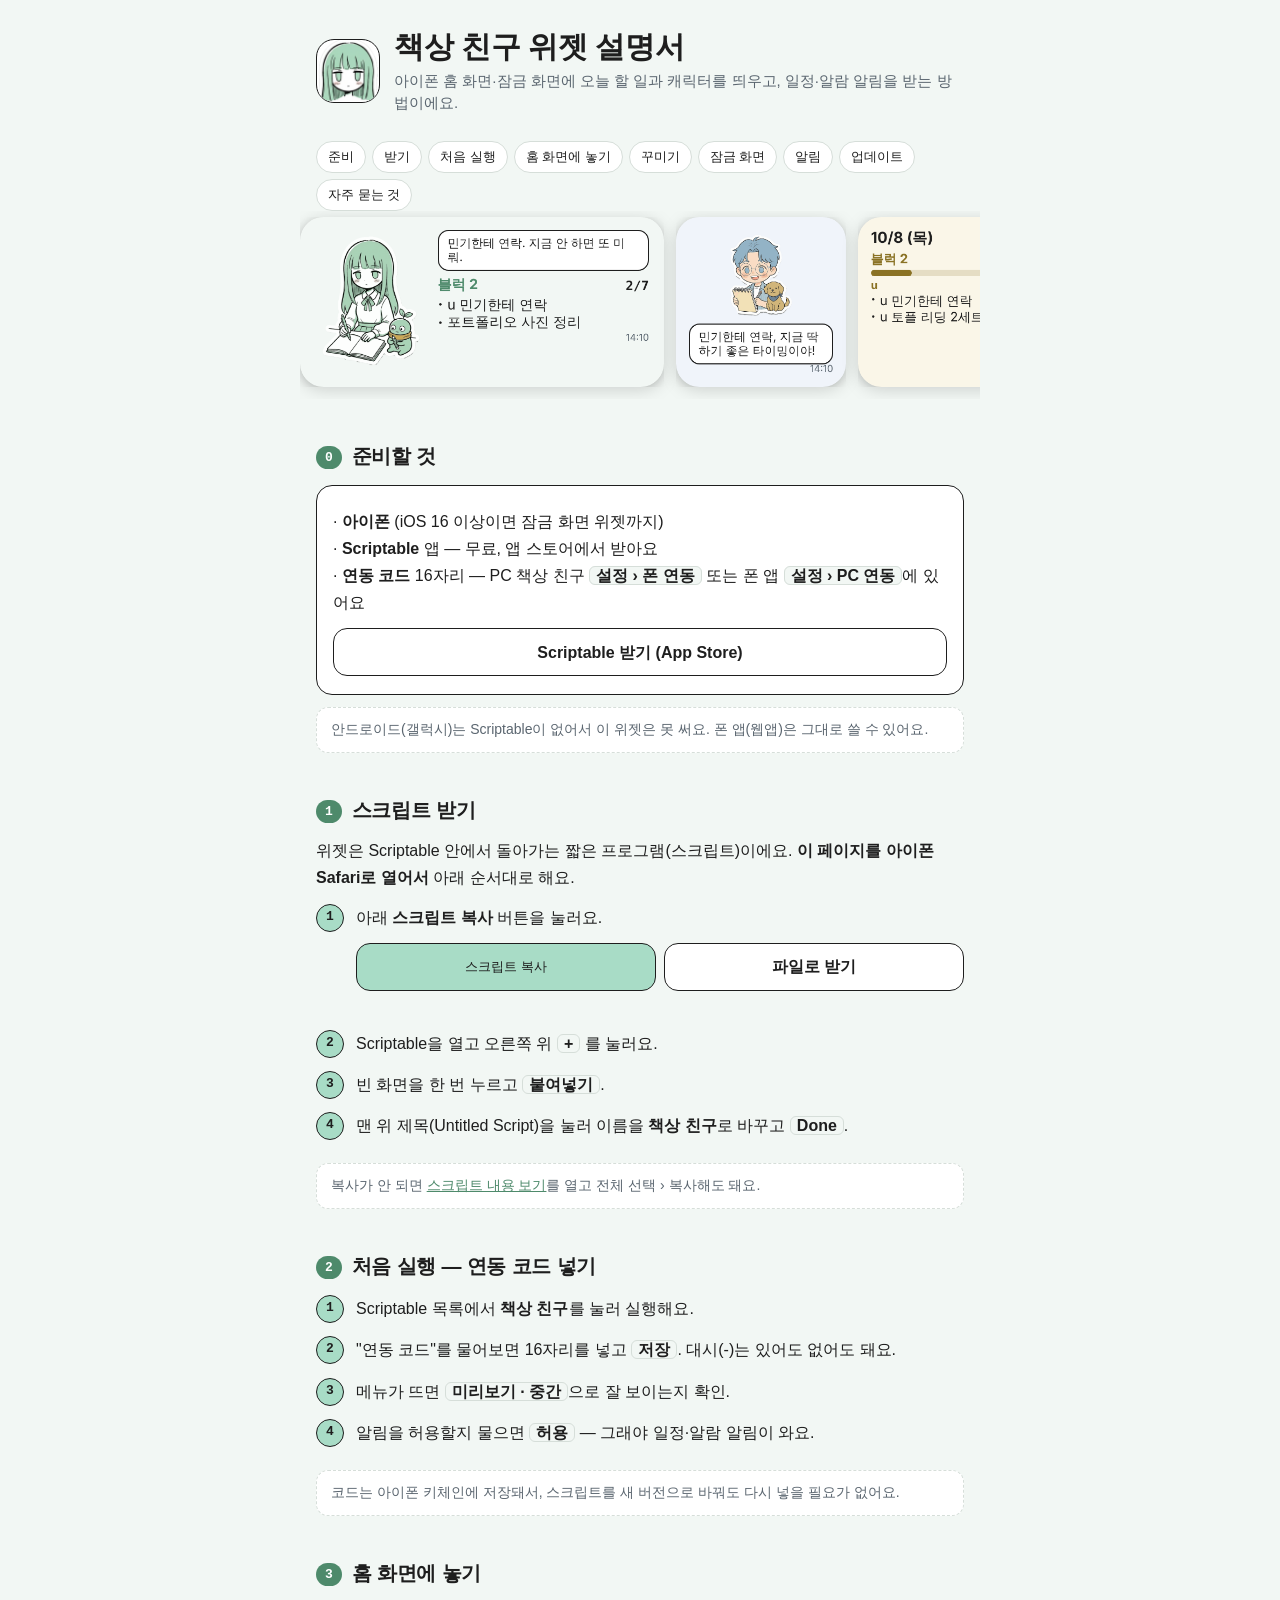
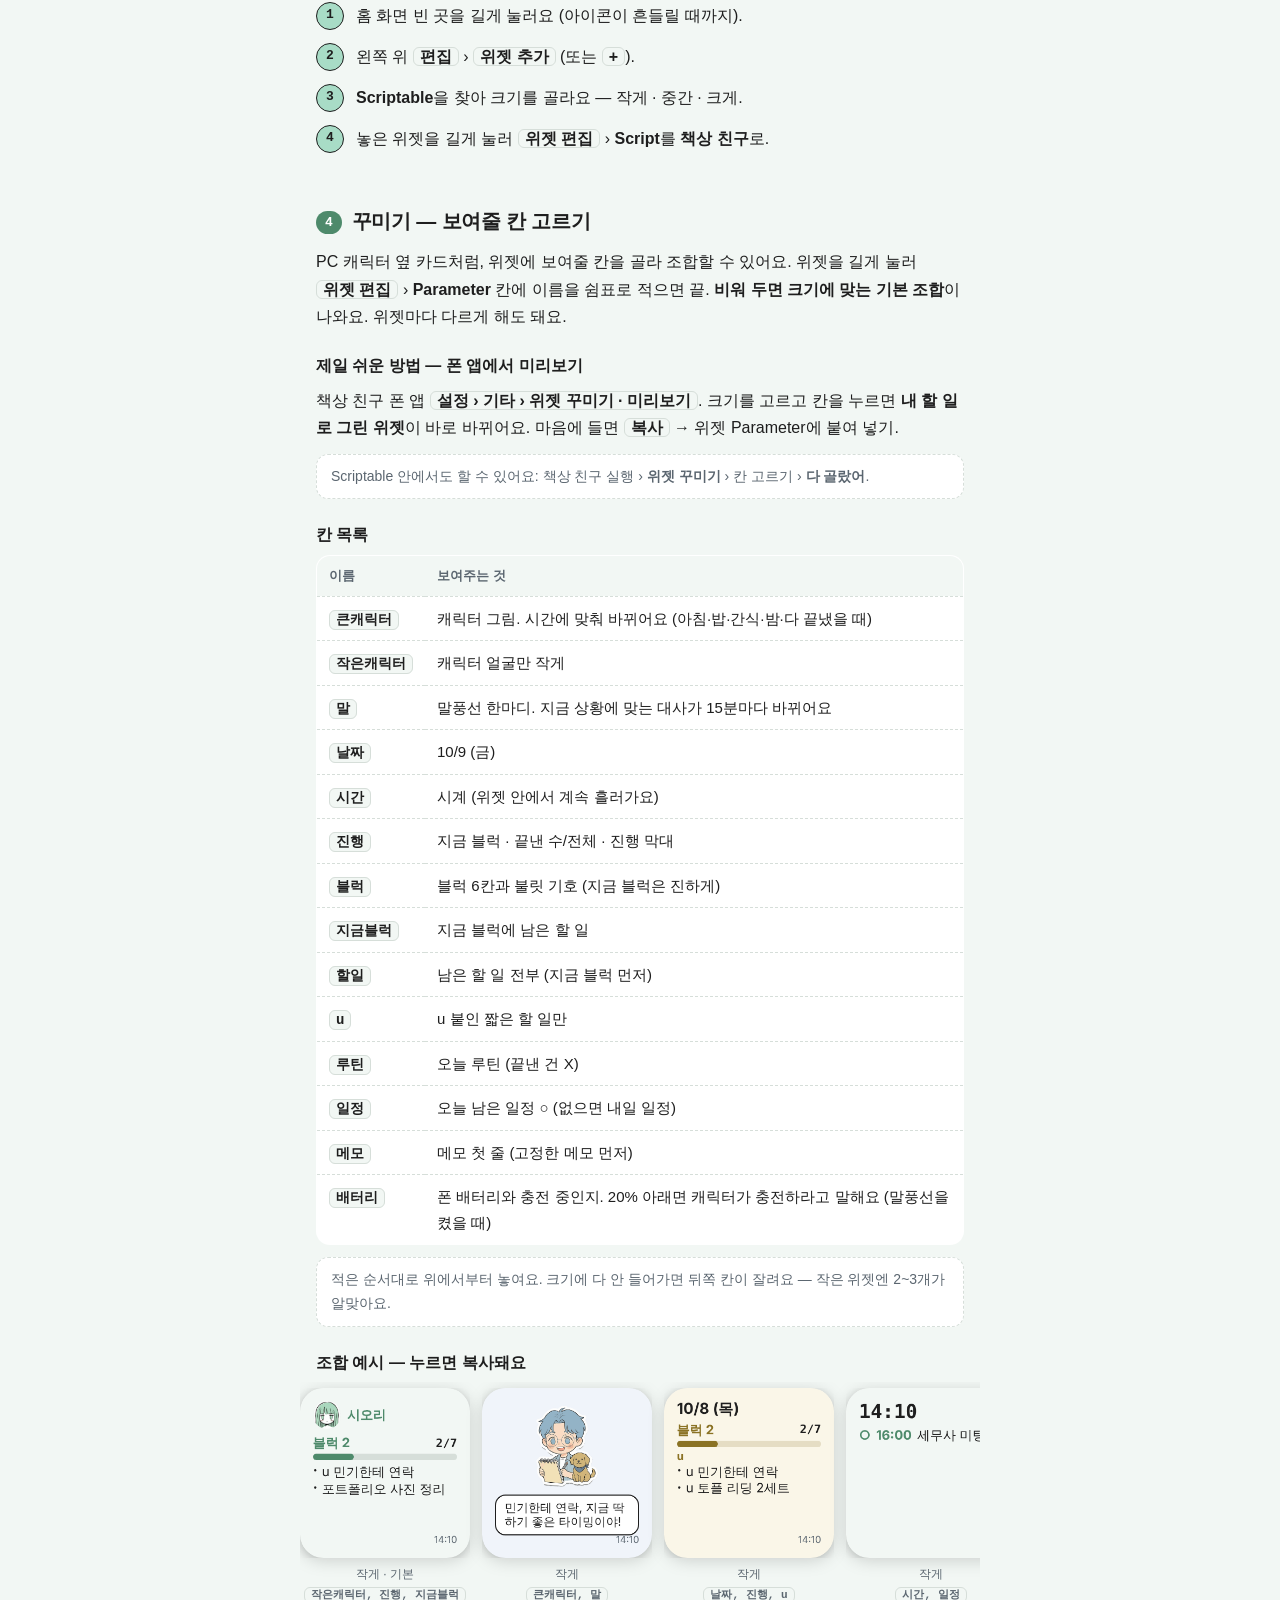
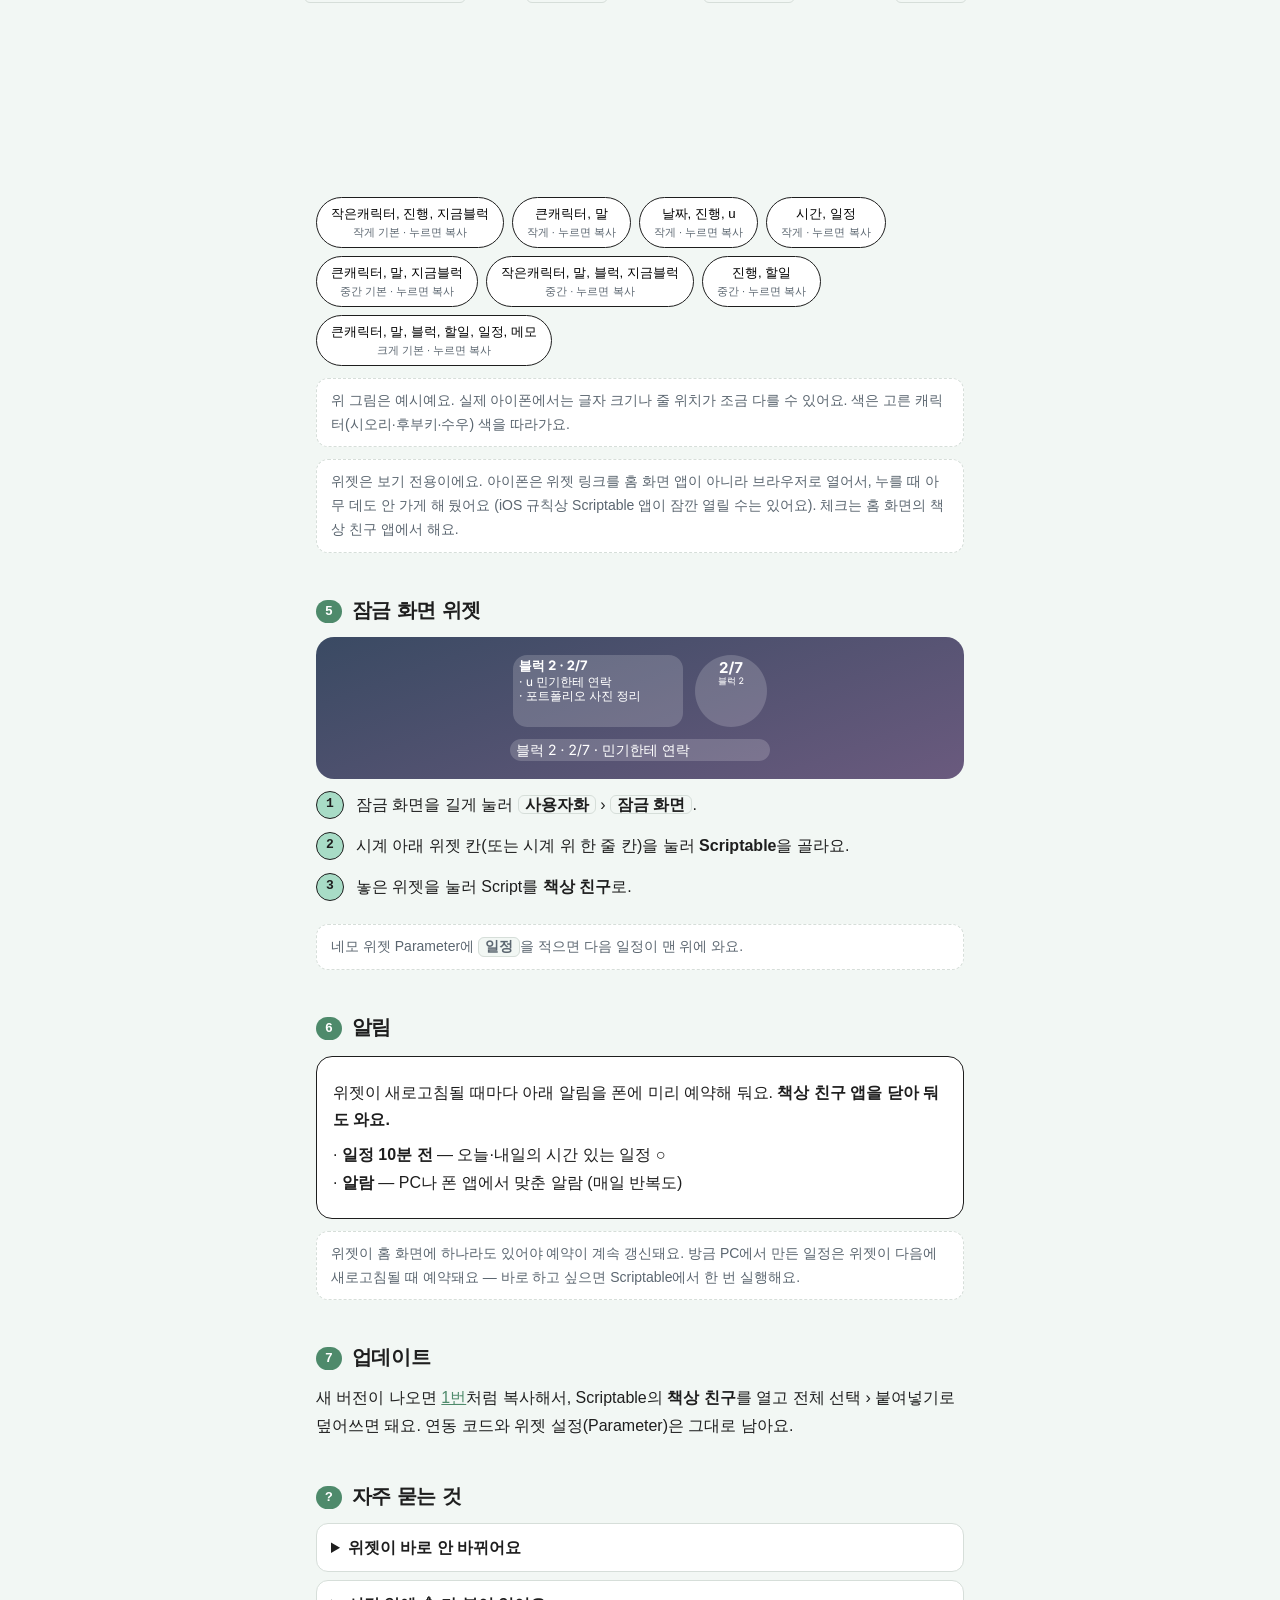
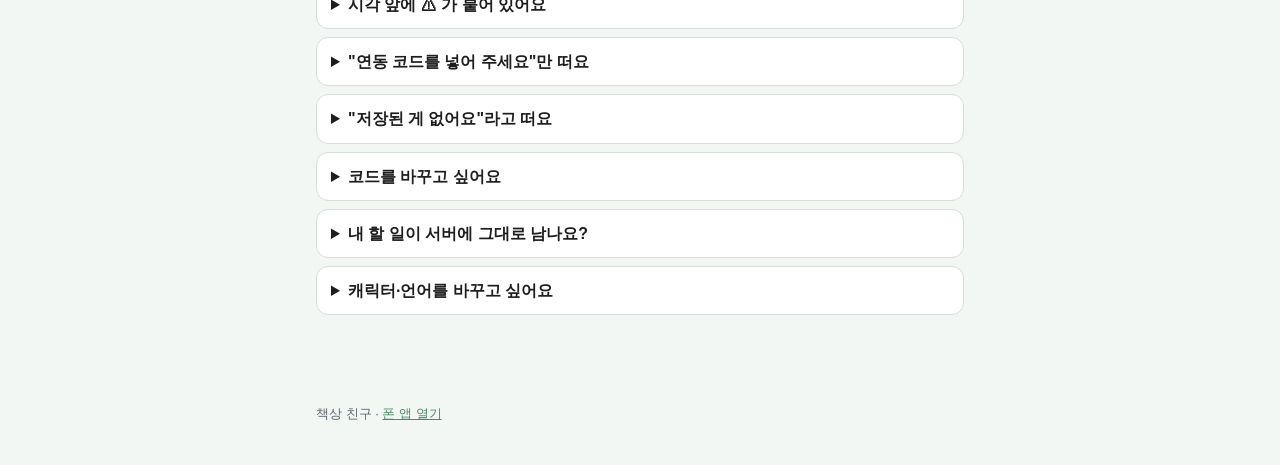
<file: widget/index.html>
<!doctype html>
<html lang="ko">
<head>
<meta charset="utf-8">
<meta name="viewport" content="width=device-width, initial-scale=1, viewport-fit=cover">
<title>책상 친구 위젯 설명서</title>
<meta name="description" content="아이폰 홈 화면·잠금 화면에 책상 친구를 띄우는 방법 — 받기부터 꾸미기까지">
<meta name="theme-color" content="#F2F7F4">
<link rel="icon" href="../app/shared/assets/icon_shiori.png">
<style>
  :root { --ink: #1E1E1E; --mint: #A8DCC6; --deep: #4E8A6B; --soft: #F2F7F4; --line: #D6DED9; --muted: #5B6670; --paper: #fff; }
  * { box-sizing: border-box; }
  html { scroll-behavior: smooth; scroll-padding-top: 16px; }
  body { margin: 0; background: var(--soft); color: var(--ink); font: 16px/1.7 -apple-system, 'Apple SD Gothic Neo', 'Malgun Gothic', 'Noto Sans KR', sans-serif; -webkit-text-size-adjust: 100%; }
  main { max-width: 680px; margin: 0 auto; padding: 0 16px 80px; }
  header.hero { max-width: 680px; margin: 0 auto; padding: calc(env(safe-area-inset-top, 0px) + 28px) 16px 8px; display: flex; gap: 14px; align-items: center; }
  header.hero img { width: 64px; height: 64px; border-radius: 18px; border: 1.5px solid var(--ink); background: var(--paper); flex: none; }
  h1 { font-size: 26px; line-height: 1.25; margin: 0; letter-spacing: -.4px; }
  .lede { color: var(--muted); margin: 4px 0 0; font-size: 15px; line-height: 1.5; }
  h2 { font-size: 20px; margin: 40px 0 10px; letter-spacing: -.2px; display: flex; align-items: baseline; gap: 10px; }
  h2 .n { font: 700 13px/1 ui-monospace, Menlo, monospace; color: var(--paper); background: var(--deep); border-radius: 999px; padding: 5px 9px; transform: translateY(-2px); }
  h3 { font-size: 16px; margin: 22px 0 6px; }
  p { margin: 8px 0; }
  .card { background: var(--paper); border: 1.5px solid var(--ink); border-radius: 16px; padding: 14px 16px; margin: 12px 0; }
  .note { background: var(--paper); border: 1px dashed var(--line); border-radius: 12px; padding: 10px 14px; font-size: 14px; color: var(--muted); margin: 12px 0; }
  ol.steps { list-style: none; counter-reset: s; padding: 0; margin: 10px 0; }
  ol.steps > li { counter-increment: s; position: relative; padding: 2px 0 12px 40px; }
  ol.steps > li::before { content: counter(s); position: absolute; left: 0; top: 2px; width: 26px; height: 26px; border-radius: 50%; border: 1.5px solid var(--ink); background: var(--mint); font: 700 13px/23px ui-monospace, Menlo, monospace; text-align: center; }
  b.k { background: var(--soft); border: 1px solid var(--line); border-radius: 6px; padding: 0 6px; font-weight: 600; white-space: nowrap; }
  code { font: 600 14px ui-monospace, Menlo, monospace; background: var(--soft); border: 1px solid var(--line); border-radius: 6px; padding: 1px 6px; }
  .btn { display: inline-flex; align-items: center; justify-content: center; gap: 8px; min-height: 48px; padding: 0 18px; border: 1.5px solid var(--ink); border-radius: 14px; background: var(--mint); color: var(--ink); font: 700 16px/1 inherit; text-decoration: none; cursor: pointer; }
  .btn.ghost { background: var(--paper); font-weight: 600; }
  .btns { display: flex; flex-wrap: wrap; gap: 8px; margin: 12px 0 4px; }
  .btns .btn { flex: 1 1 200px; }
  #copyState { font-size: 14px; color: var(--deep); min-height: 1.5em; margin: 4px 2px 0; }
  nav.toc { display: flex; flex-wrap: wrap; gap: 6px; margin: 18px 0 0; }
  nav.toc a { font-size: 13px; color: var(--ink); text-decoration: none; border: 1px solid var(--line); background: var(--paper); border-radius: 999px; padding: 4px 11px; }
  .shots { display: flex; gap: 12px; overflow-x: auto; padding: 6px 2px 12px; margin: 0 -16px; padding-left: 16px; padding-right: 16px; scroll-snap-type: x mandatory; -webkit-overflow-scrolling: touch; }
  .shot { flex: none; scroll-snap-align: start; text-align: center; }
  .shot img { display: block; height: 150px; width: auto; filter: drop-shadow(0 3px 8px rgba(0,0,0,.15)); }
  .shot.large img { height: 300px; }
  .shot .cap { font-size: 12px; color: var(--muted); margin-top: 6px; max-width: 320px; }
  .shot .cap code { font-size: 11px; }
  .wall { background: linear-gradient(160deg, #3a4a63, #6a5a7e); border-radius: 18px; padding: 18px 14px; display: flex; flex-wrap: wrap; gap: 12px; align-items: center; justify-content: center; }
  .wall img { height: 72px; width: auto; } .wall img.inline { height: 22px; flex-basis: 100%; object-fit: contain; }
  table { width: 100%; border-collapse: collapse; font-size: 15px; background: var(--paper); border: 1.5px solid var(--ink); border-radius: 14px; overflow: hidden; }
  th, td { text-align: left; padding: 9px 12px; border-bottom: 1px dashed var(--line); vertical-align: top; }
  tr:last-child td { border-bottom: 0; }
  th { background: var(--soft); font-size: 13px; color: var(--muted); font-weight: 600; }
  td:first-child { white-space: nowrap; }
  .chips { display: flex; flex-wrap: wrap; gap: 8px; margin: 10px 0; }
  .chip { border: 1.5px solid var(--ink); background: var(--paper); border-radius: 999px; padding: 7px 14px; font: 600 14px/1.2 inherit; cursor: pointer; }
  .chip small { display: block; font-weight: 400; color: var(--muted); font-size: 11px; margin-top: 2px; }
  .chip.done { background: var(--mint); }
  details { background: var(--paper); border: 1px solid var(--line); border-radius: 12px; padding: 10px 14px; margin: 8px 0; }
  details summary { font-weight: 600; cursor: pointer; }
  details p { color: var(--muted); font-size: 15px; }
  footer { max-width: 680px; margin: 0 auto; padding: 0 16px 40px; color: var(--muted); font-size: 13px; }
  a { color: var(--deep); }
  @media (min-width: 640px) { h1 { font-size: 30px; } .shot img { height: 170px; } .shot.large img { height: 340px; } }
</style>
</head>
<body>
<header class="hero">
  <img src="../app/shared/assets/icon_shiori.png" alt="">
  <div>
    <h1>책상 친구 위젯 설명서</h1>
    <p class="lede">아이폰 홈 화면·잠금 화면에 오늘 할 일과 캐릭터를 띄우고, 일정·알람 알림을 받는 방법이에요.</p>
  </div>
</header>
<main>
  <nav class="toc">
    <a href="#need">준비</a><a href="#get">받기</a><a href="#first">처음 실행</a><a href="#home">홈 화면에 놓기</a><a href="#design">꾸미기</a><a href="#lock">잠금 화면</a><a href="#notify">알림</a><a href="#update">업데이트</a><a href="#faq">자주 묻는 것</a>
  </nav>

  <div class="shots" aria-label="위젯 예시">
    <div class="shot"><img src="img/medium-default.png" alt="중간 크기: 캐릭터와 말풍선, 지금 블럭 할 일"></div>
    <div class="shot"><img src="img/small-char.png" alt="작은 크기: 큰 캐릭터와 한마디"></div>
    <div class="shot"><img src="img/small-u.png" alt="작은 크기: 날짜, 진행 막대, u 할 일"></div>
    <div class="shot"><img src="img/medium-blocks.png" alt="중간 크기: 블럭 6칸과 지금 블럭"></div>
  </div>

  <h2 id="need"><span class="n">0</span>준비할 것</h2>
  <div class="card">
    <p>· <b>아이폰</b> (iOS 16 이상이면 잠금 화면 위젯까지)<br>
    · <b>Scriptable</b> 앱 — 무료, 앱 스토어에서 받아요<br>
    · <b>연동 코드</b> 16자리 — PC 책상 친구 <b class="k">설정 › 폰 연동</b> 또는 폰 앱 <b class="k">설정 › PC 연동</b>에 있어요</p>
    <div class="btns"><a class="btn ghost" href="https://apps.apple.com/app/scriptable/id1405459188">Scriptable 받기 (App Store)</a></div>
  </div>
  <p class="note">안드로이드(갤럭시)는 Scriptable이 없어서 이 위젯은 못 써요. 폰 앱(웹앱)은 그대로 쓸 수 있어요.</p>

  <h2 id="get"><span class="n">1</span>스크립트 받기</h2>
  <p>위젯은 Scriptable 안에서 돌아가는 짧은 프로그램(스크립트)이에요. <b>이 페이지를 아이폰 Safari로 열어서</b> 아래 순서대로 해요.</p>
  <ol class="steps">
    <li>아래 <b>스크립트 복사</b> 버튼을 눌러요.
      <div class="btns"><button class="btn" id="copyScript" type="button">스크립트 복사</button><a class="btn ghost" href="desk-buddy-widget.js" download>파일로 받기</a></div>
      <div id="copyState" aria-live="polite"></div>
    </li>
    <li>Scriptable을 열고 오른쪽 위 <b class="k">+</b> 를 눌러요.</li>
    <li>빈 화면을 한 번 누르고 <b class="k">붙여넣기</b>.</li>
    <li>맨 위 제목(Untitled Script)을 눌러 이름을 <b>책상 친구</b>로 바꾸고 <b class="k">Done</b>.</li>
  </ol>
  <p class="note">복사가 안 되면 <a href="desk-buddy-widget.js">스크립트 내용 보기</a>를 열고 전체 선택 › 복사해도 돼요.</p>

  <h2 id="first"><span class="n">2</span>처음 실행 — 연동 코드 넣기</h2>
  <ol class="steps">
    <li>Scriptable 목록에서 <b>책상 친구</b>를 눌러 실행해요.</li>
    <li>"연동 코드"를 물어보면 16자리를 넣고 <b class="k">저장</b>. 대시(-)는 있어도 없어도 돼요.</li>
    <li>메뉴가 뜨면 <b class="k">미리보기 · 중간</b>으로 잘 보이는지 확인.</li>
    <li>알림을 허용할지 물으면 <b class="k">허용</b> — 그래야 일정·알람 알림이 와요.</li>
  </ol>
  <p class="note">코드는 아이폰 키체인에 저장돼서, 스크립트를 새 버전으로 바꿔도 다시 넣을 필요가 없어요.</p>

  <h2 id="home"><span class="n">3</span>홈 화면에 놓기</h2>
  <ol class="steps">
    <li>홈 화면 빈 곳을 길게 눌러요 (아이콘이 흔들릴 때까지).</li>
    <li>왼쪽 위 <b class="k">편집</b> › <b class="k">위젯 추가</b> (또는 <b class="k">+</b>).</li>
    <li><b>Scriptable</b>을 찾아 크기를 골라요 — 작게 · 중간 · 크게.</li>
    <li>놓은 위젯을 길게 눌러 <b class="k">위젯 편집</b> › <b>Script</b>를 <b>책상 친구</b>로.</li>
  </ol>

  <h2 id="design"><span class="n">4</span>꾸미기 — 보여줄 칸 고르기</h2>
  <p>PC 캐릭터 옆 카드처럼, 위젯에 보여줄 칸을 골라 조합할 수 있어요. 위젯을 길게 눌러 <b class="k">위젯 편집</b> › <b>Parameter</b> 칸에 이름을 쉼표로 적으면 끝. <b>비워 두면 크기에 맞는 기본 조합</b>이 나와요. 위젯마다 다르게 해도 돼요.</p>

  <h3>제일 쉬운 방법 — 폰 앱에서 미리보기</h3>
  <p>책상 친구 폰 앱 <b class="k">설정 › 기타 › 위젯 꾸미기 · 미리보기</b>. 크기를 고르고 칸을 누르면 <b>내 할 일로 그린 위젯</b>이 바로 바뀌어요. 마음에 들면 <b class="k">복사</b> → 위젯 Parameter에 붙여 넣기.</p>
  <p class="note">Scriptable 안에서도 할 수 있어요: 책상 친구 실행 › <b>위젯 꾸미기</b> › 칸 고르기 › <b>다 골랐어</b>.</p>

  <h3>칸 목록</h3>
  <table>
    <thead><tr><th>이름</th><th>보여주는 것</th></tr></thead>
    <tbody>
      <tr><td><code>큰캐릭터</code></td><td>캐릭터 그림. 시간에 맞춰 바뀌어요 (아침·밥·간식·밤·다 끝냈을 때)</td></tr>
      <tr><td><code>작은캐릭터</code></td><td>캐릭터 얼굴만 작게</td></tr>
      <tr><td><code>말</code></td><td>말풍선 한마디. 지금 상황에 맞는 대사가 15분마다 바뀌어요</td></tr>
      <tr><td><code>날짜</code></td><td>10/9 (금)</td></tr>
      <tr><td><code>시간</code></td><td>시계 (위젯 안에서 계속 흘러가요)</td></tr>
      <tr><td><code>진행</code></td><td>지금 블럭 · 끝낸 수/전체 · 진행 막대</td></tr>
      <tr><td><code>블럭</code></td><td>블럭 6칸과 불릿 기호 (지금 블럭은 진하게)</td></tr>
      <tr><td><code>지금블럭</code></td><td>지금 블럭에 남은 할 일</td></tr>
      <tr><td><code>할일</code></td><td>남은 할 일 전부 (지금 블럭 먼저)</td></tr>
      <tr><td><code>u</code></td><td>u 붙인 짧은 할 일만</td></tr>
      <tr><td><code>루틴</code></td><td>오늘 루틴 (끝낸 건 X)</td></tr>
      <tr><td><code>일정</code></td><td>오늘 남은 일정 ○ (없으면 내일 일정)</td></tr>
      <tr><td><code>메모</code></td><td>메모 첫 줄 (고정한 메모 먼저)</td></tr>
      <tr><td><code>배터리</code></td><td>폰 배터리와 충전 중인지. 20% 아래면 캐릭터가 충전하라고 말해요 (말풍선을 켰을 때)</td></tr>
    </tbody>
  </table>
  <p class="note">적은 순서대로 위에서부터 놓여요. 크기에 다 안 들어가면 뒤쪽 칸이 잘려요 — 작은 위젯엔 2~3개가 알맞아요.</p>

  <h3>조합 예시 — 누르면 복사돼요</h3>
  <div class="shots">
    <div class="shot"><img src="img/small-default.png" alt=""><div class="cap">작게 · 기본<br><code>작은캐릭터, 진행, 지금블럭</code></div></div>
    <div class="shot"><img src="img/small-char.png" alt=""><div class="cap">작게<br><code>큰캐릭터, 말</code></div></div>
    <div class="shot"><img src="img/small-u.png" alt=""><div class="cap">작게<br><code>날짜, 진행, u</code></div></div>
    <div class="shot"><img src="img/small-time.png" alt=""><div class="cap">작게<br><code>시간, 일정</code></div></div>
    <div class="shot"><img src="img/medium-default.png" alt=""><div class="cap">중간 · 기본<br><code>큰캐릭터, 말, 지금블럭</code></div></div>
    <div class="shot"><img src="img/medium-blocks.png" alt=""><div class="cap">중간<br><code>작은캐릭터, 말, 블럭, 지금블럭</code></div></div>
    <div class="shot"><img src="img/medium-plain.png" alt=""><div class="cap">중간 · 캐릭터 없이<br><code>진행, 할일</code></div></div>
    <div class="shot large"><img src="img/large-default.png" alt=""><div class="cap">크게 · 기본<br><code>큰캐릭터, 말, 블럭, 할일, 일정, 메모</code></div></div>
  </div>
  <div class="chips" id="chips"></div>
  <p class="note">위 그림은 예시예요. 실제 아이폰에서는 글자 크기나 줄 위치가 조금 다를 수 있어요. 색은 고른 캐릭터(시오리·후부키·수우) 색을 따라가요.</p>

  <p class="note">위젯은 보기 전용이에요. 아이폰은 위젯 링크를 홈 화면 앱이 아니라 브라우저로 열어서, 누를 때 아무 데도 안 가게 해 뒀어요 (iOS 규칙상 Scriptable 앱이 잠깐 열릴 수는 있어요). 체크는 홈 화면의 책상 친구 앱에서 해요.</p>

  <h2 id="lock"><span class="n">5</span>잠금 화면 위젯</h2>
  <div class="wall">
    <img src="img/lock-rect.png" alt="네모: 블럭, 진행, 다음 할 일 2개">
    <img src="img/lock-circle.png" alt="동그라미: 끝낸 수/전체">
    <img class="inline" src="img/lock-inline.png" alt="한 줄: 블럭 · 진행 · 다음 할 일">
  </div>
  <ol class="steps">
    <li>잠금 화면을 길게 눌러 <b class="k">사용자화</b> › <b class="k">잠금 화면</b>.</li>
    <li>시계 아래 위젯 칸(또는 시계 위 한 줄 칸)을 눌러 <b>Scriptable</b>을 골라요.</li>
    <li>놓은 위젯을 눌러 Script를 <b>책상 친구</b>로.</li>
  </ol>
  <p class="note">네모 위젯 Parameter에 <code>일정</code>을 적으면 다음 일정이 맨 위에 와요.</p>

  <h2 id="notify"><span class="n">6</span>알림</h2>
  <div class="card">
    <p>위젯이 새로고침될 때마다 아래 알림을 폰에 미리 예약해 둬요. <b>책상 친구 앱을 닫아 둬도 와요.</b></p>
    <p>· <b>일정 10분 전</b> — 오늘·내일의 시간 있는 일정 ○<br>
    · <b>알람</b> — PC나 폰 앱에서 맞춘 알람 (매일 반복도)</p>
  </div>
  <p class="note">위젯이 홈 화면에 하나라도 있어야 예약이 계속 갱신돼요. 방금 PC에서 만든 일정은 위젯이 다음에 새로고침될 때 예약돼요 — 바로 하고 싶으면 Scriptable에서 한 번 실행해요.</p>

  <h2 id="update"><span class="n">7</span>업데이트</h2>
  <p>새 버전이 나오면 <a href="#get">1번</a>처럼 복사해서, Scriptable의 <b>책상 친구</b>를 열고 전체 선택 › 붙여넣기로 덮어쓰면 돼요. 연동 코드와 위젯 설정(Parameter)은 그대로 남아요.</p>

  <h2 id="faq"><span class="n">?</span>자주 묻는 것</h2>
  <details><summary>위젯이 바로 안 바뀌어요</summary><p>위젯을 언제 새로 그릴지는 iOS가 정해요 (보통 15분~1시간). 바로 보고 싶으면 위젯을 눌러 책상 친구 앱을 열거나, Scriptable에서 한 번 실행하면 돼요.</p></details>
  <details><summary>시각 앞에 ⚠ 가 붙어 있어요</summary><p>인터넷이 안 돼서 마지막으로 받아 둔 내용을 보여주는 중이에요. 연결되면 다음 새로고침 때 사라져요.</p></details>
  <details><summary>"연동 코드를 넣어 주세요"만 떠요</summary><p>Scriptable 앱 안에서 책상 친구를 한 번 실행해 코드를 넣어야 해요 (2번).</p></details>
  <details><summary>"저장된 게 없어요"라고 떠요</summary><p>그 코드로 아직 아무것도 올라간 적이 없다는 뜻이에요. PC 설정 › 폰 연동에서 코드를 만들고, 위젯에도 같은 코드를 넣었는지 확인해요.</p></details>
  <details><summary>코드를 바꾸고 싶어요</summary><p>Scriptable에서 책상 친구 실행 › <b>코드 바꾸기</b>.</p></details>
  <details><summary>내 할 일이 서버에 그대로 남나요?</summary><p>아니요. PC·폰 앱이 연동 코드로 암호화해서 올리고, 위젯도 같은 코드로 풀어서 보여줘요. 서버에는 알아볼 수 없는 내용만 있어요. 코드는 다른 사람에게 알려주지 마세요.</p></details>
  <details><summary>캐릭터·언어를 바꾸고 싶어요</summary><p>PC나 폰 앱 설정에서 바꾸면 위젯도 따라가요 (한국어·English·日本語).</p></details>
</main>
<footer>책상 친구 · <a href="../app/">폰 앱 열기</a></footer>
<script>
  // copy the script text (fetched from the same folder) to the clipboard
  const state = document.getElementById('copyState');
  document.getElementById('copyScript').addEventListener('click', async () => {
    state.textContent = '가져오는 중…';
    try {
      const text = await (await fetch('desk-buddy-widget.js', { cache: 'no-store' })).text();
      await navigator.clipboard.writeText(text);
      state.textContent = '복사했어요. 이제 Scriptable에서 + › 붙여넣기.';
    } catch (e) {
      state.textContent = '복사가 안 됐어요. 아래 "스크립트 내용 보기"로 열어서 직접 복사해 주세요.';
    }
  });
  // tap an example to copy its Parameter
  const EX = [['작은캐릭터, 진행, 지금블럭', '작게 기본'], ['큰캐릭터, 말', '작게'], ['날짜, 진행, u', '작게'], ['시간, 일정', '작게'], ['큰캐릭터, 말, 지금블럭', '중간 기본'],
    ['작은캐릭터, 말, 블럭, 지금블럭', '중간'], ['진행, 할일', '중간'], ['큰캐릭터, 말, 블럭, 할일, 일정, 메모', '크게 기본']];
  const chips = document.getElementById('chips');
  EX.forEach(([p, size]) => {
    const b = document.createElement('button'); b.type = 'button'; b.className = 'chip';
    b.innerHTML = p + '<small>' + size + ' · 누르면 복사</small>';
    b.addEventListener('click', async () => {
      try { await navigator.clipboard.writeText(p); b.classList.add('done'); b.querySelector('small').textContent = '복사했어요 — Parameter에 붙여 넣기'; setTimeout(() => { b.classList.remove('done'); b.querySelector('small').textContent = size + ' · 누르면 복사'; }, 2500); } catch (e) {}
    });
    chips.appendChild(b);
  });
</script>
</body>
</html>
</file>
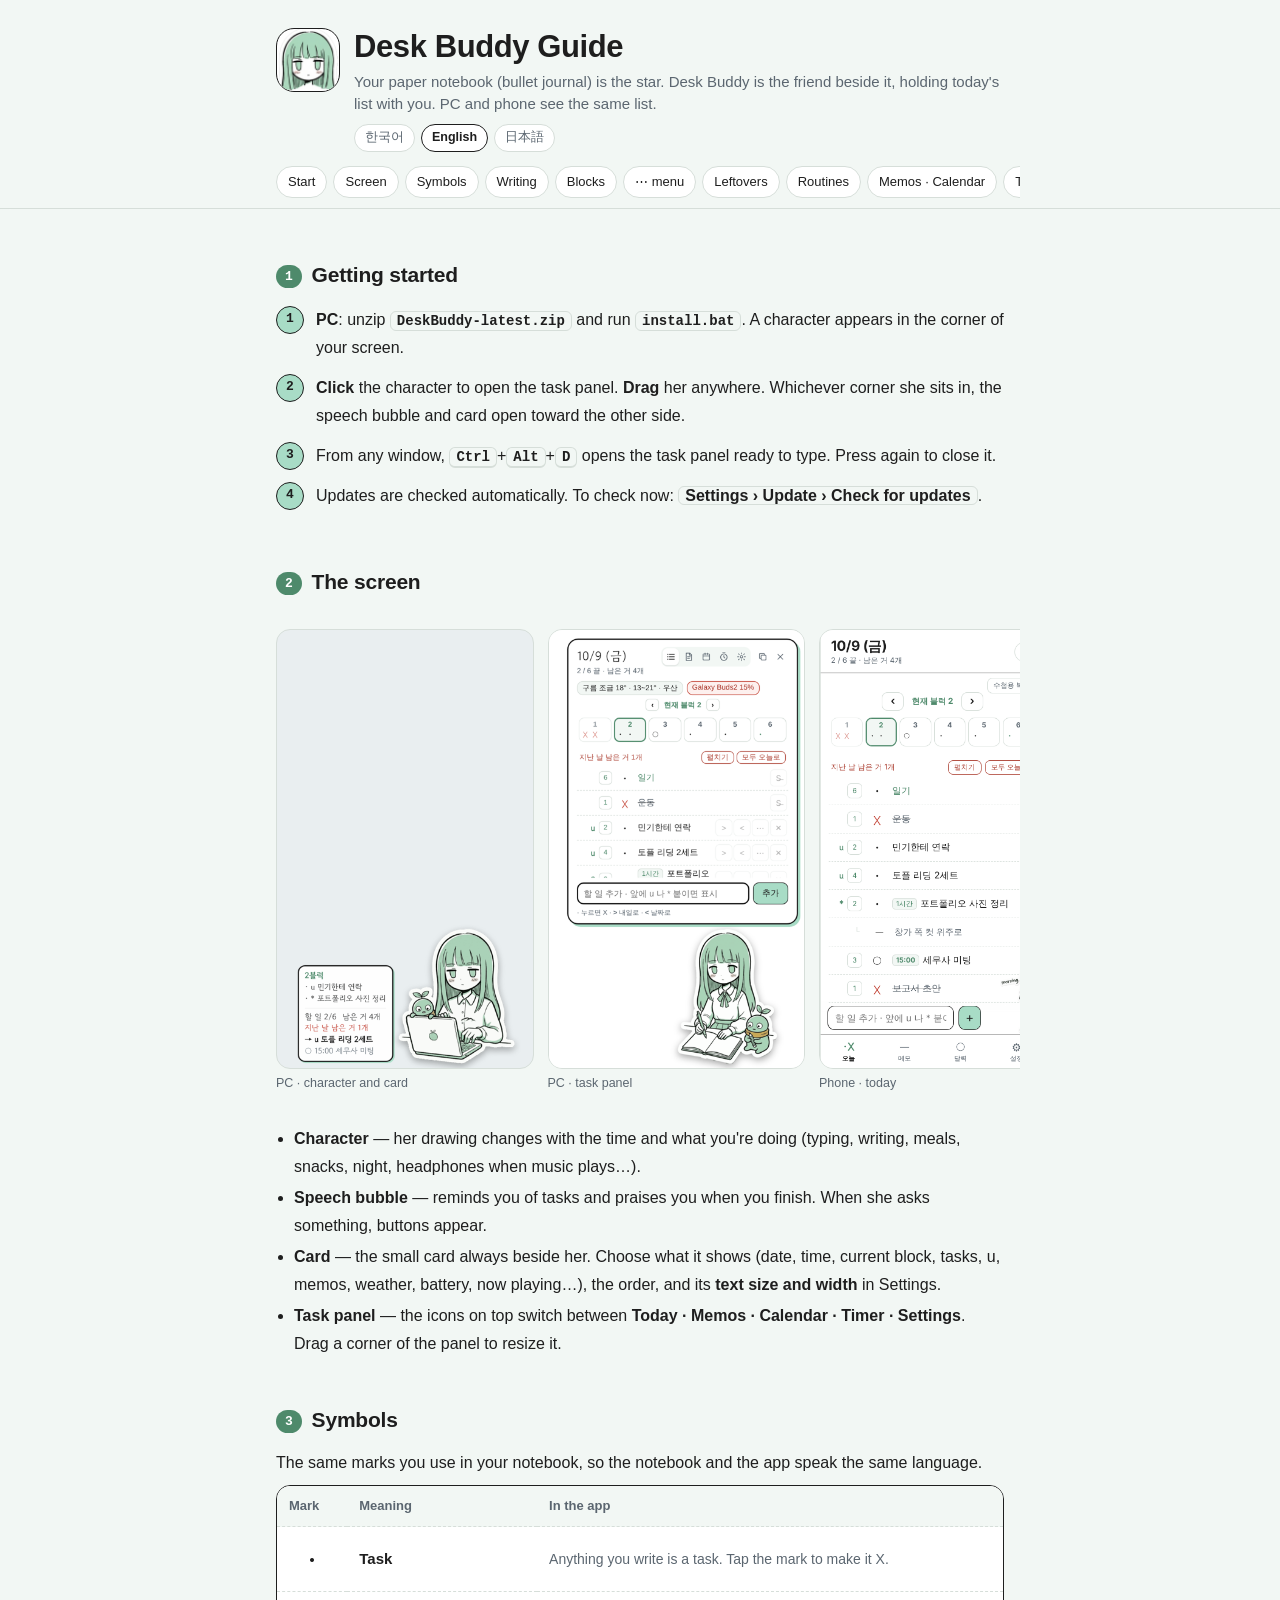
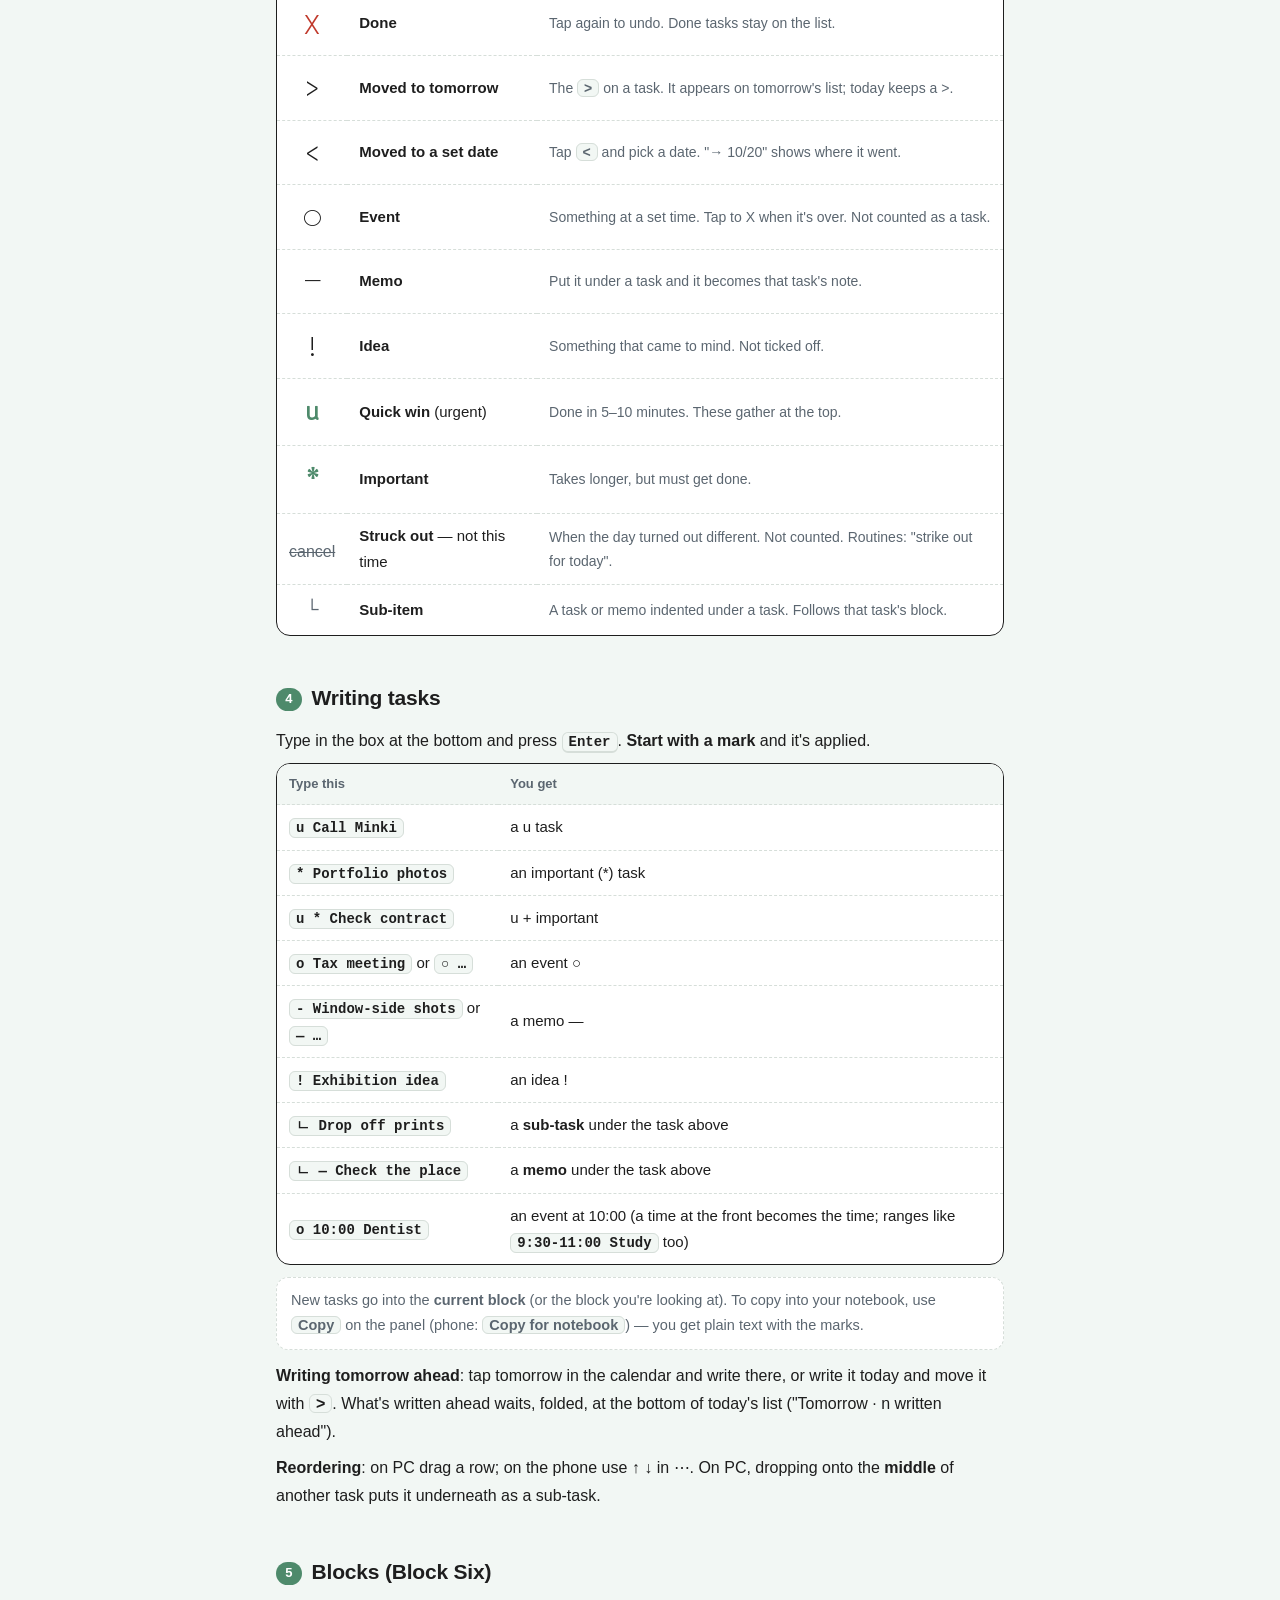
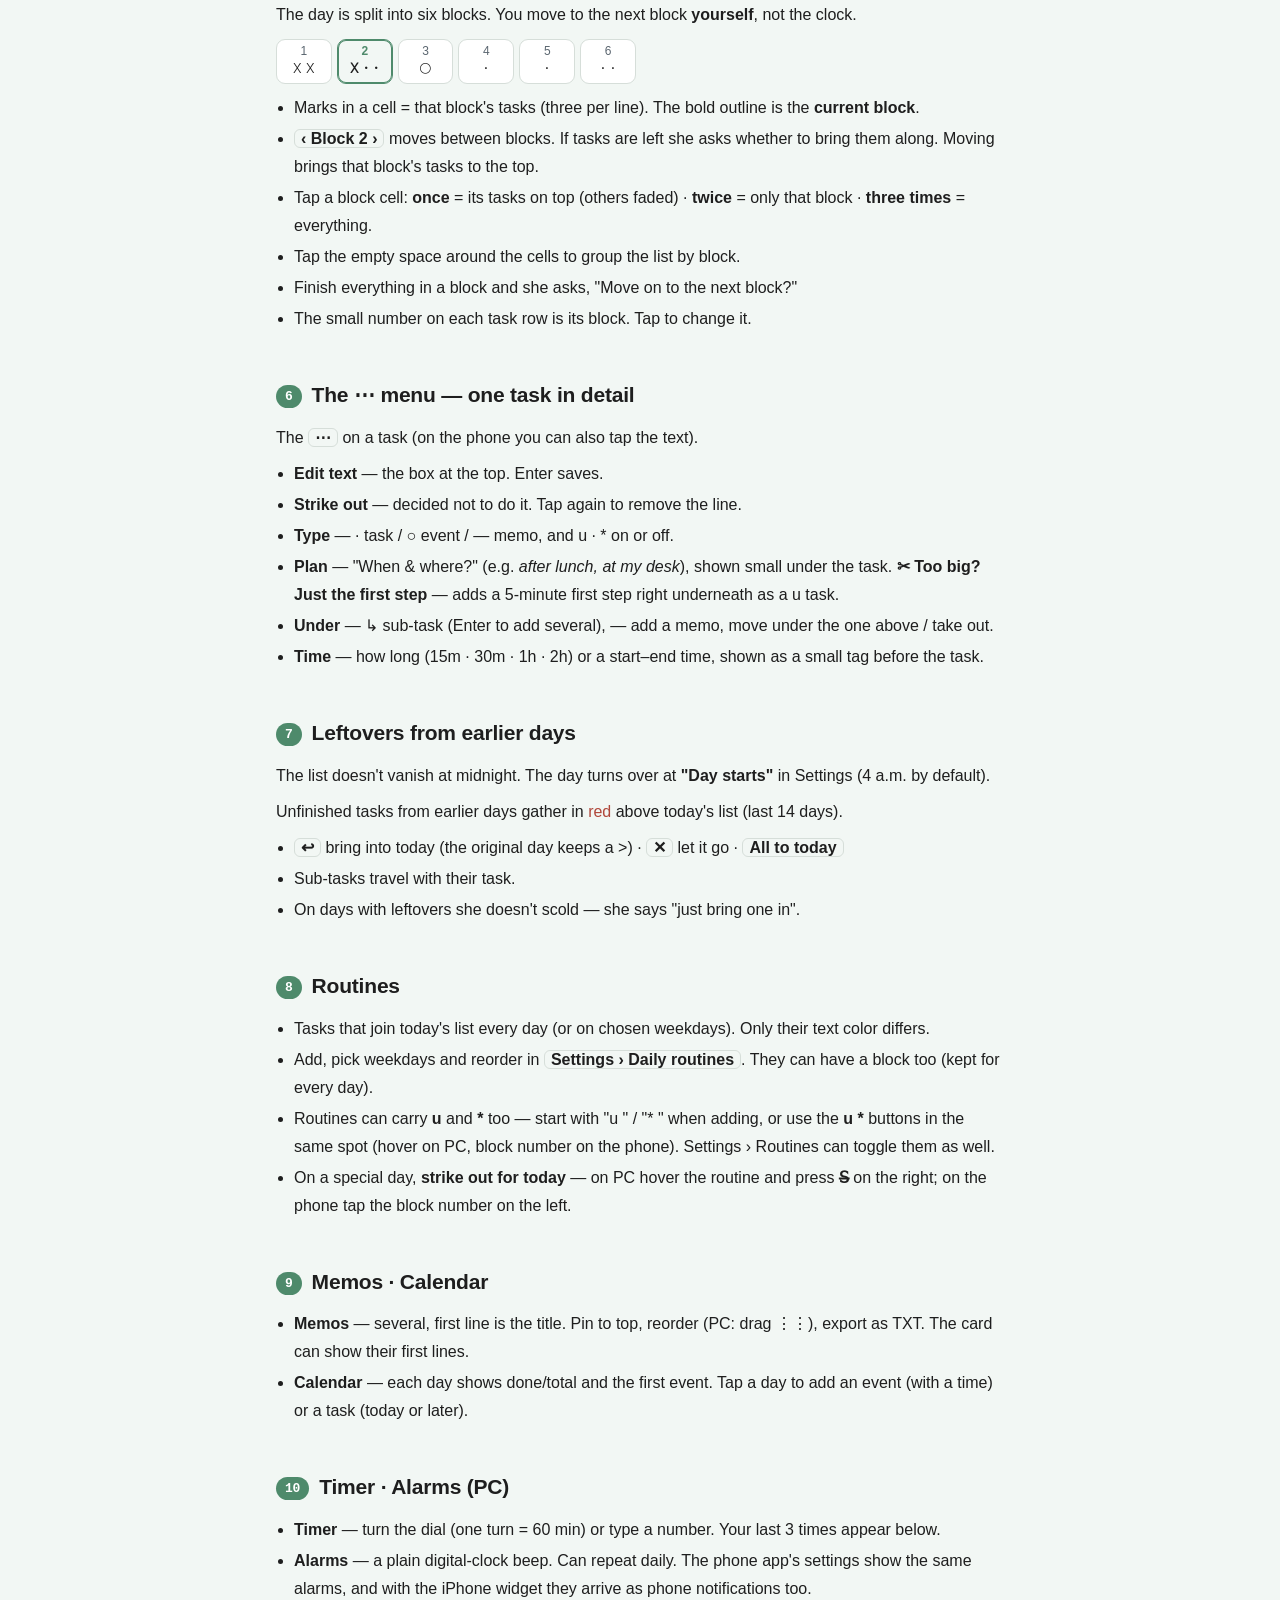
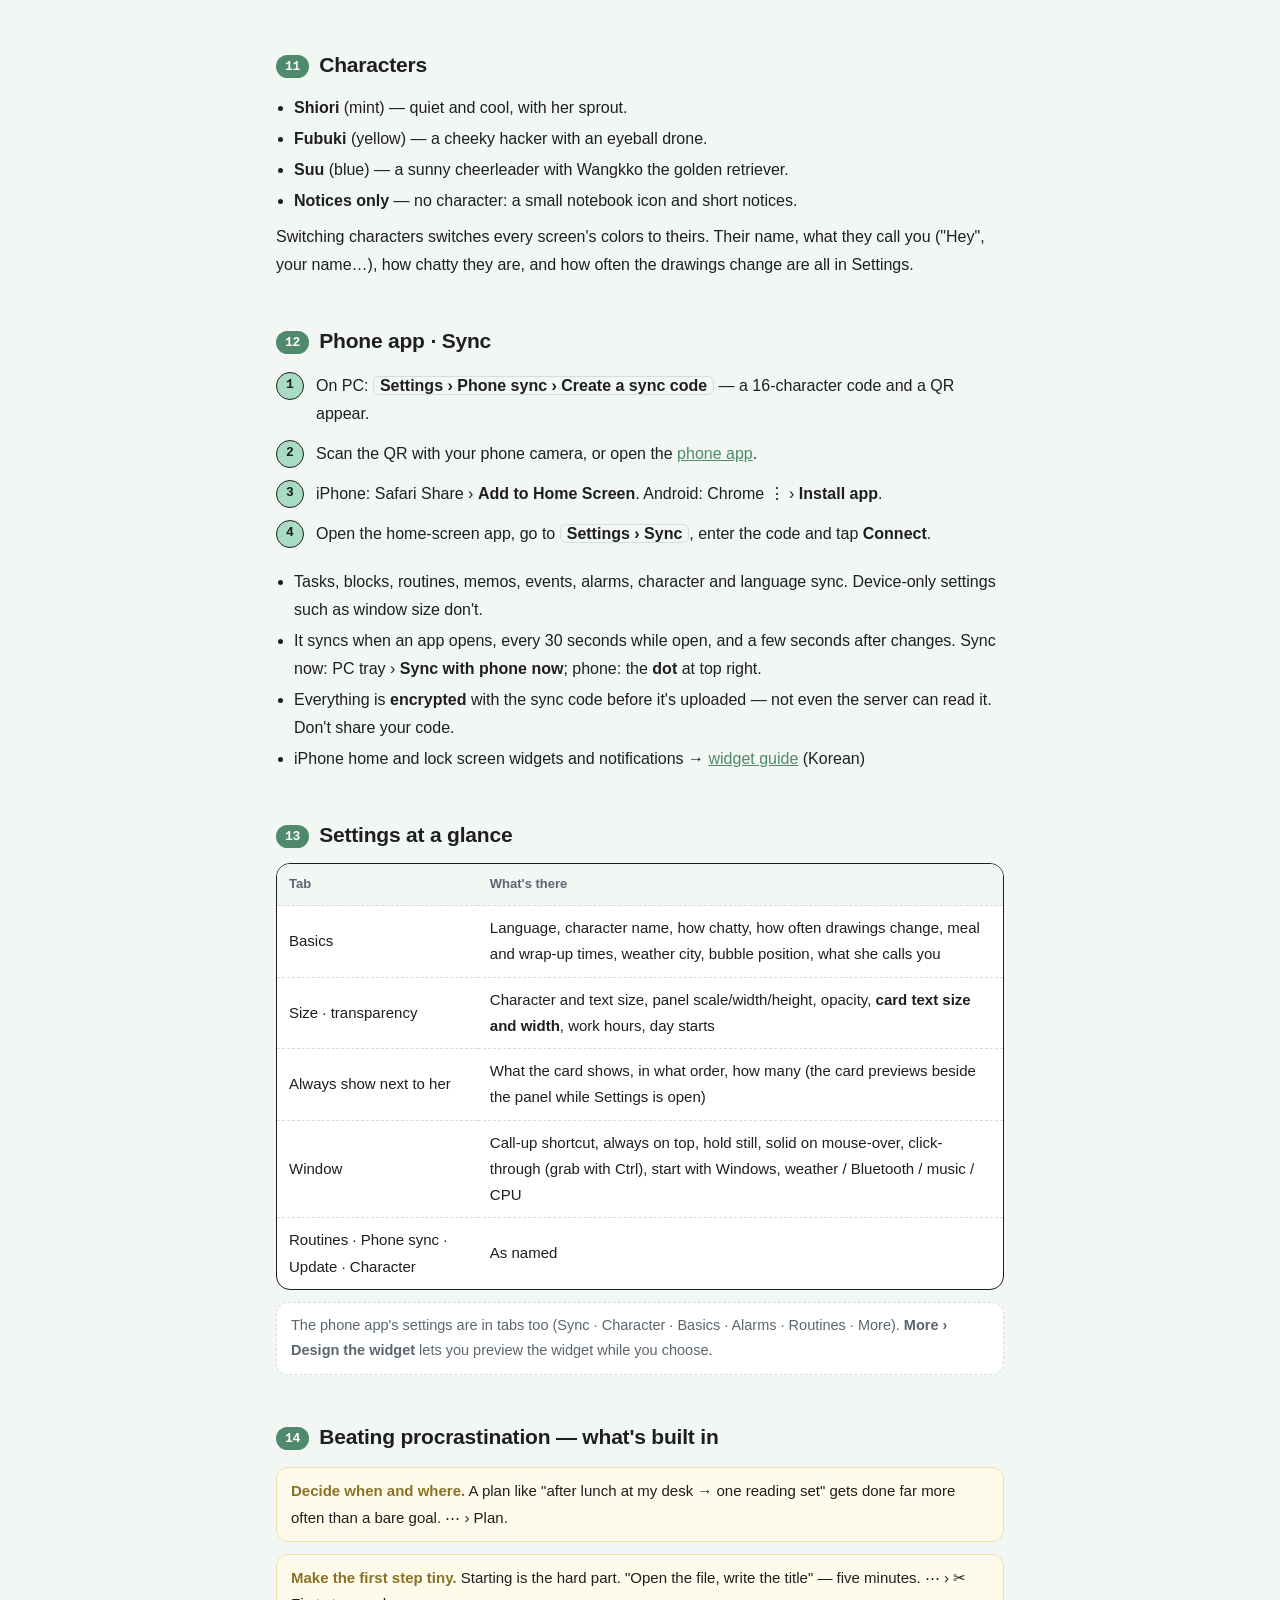
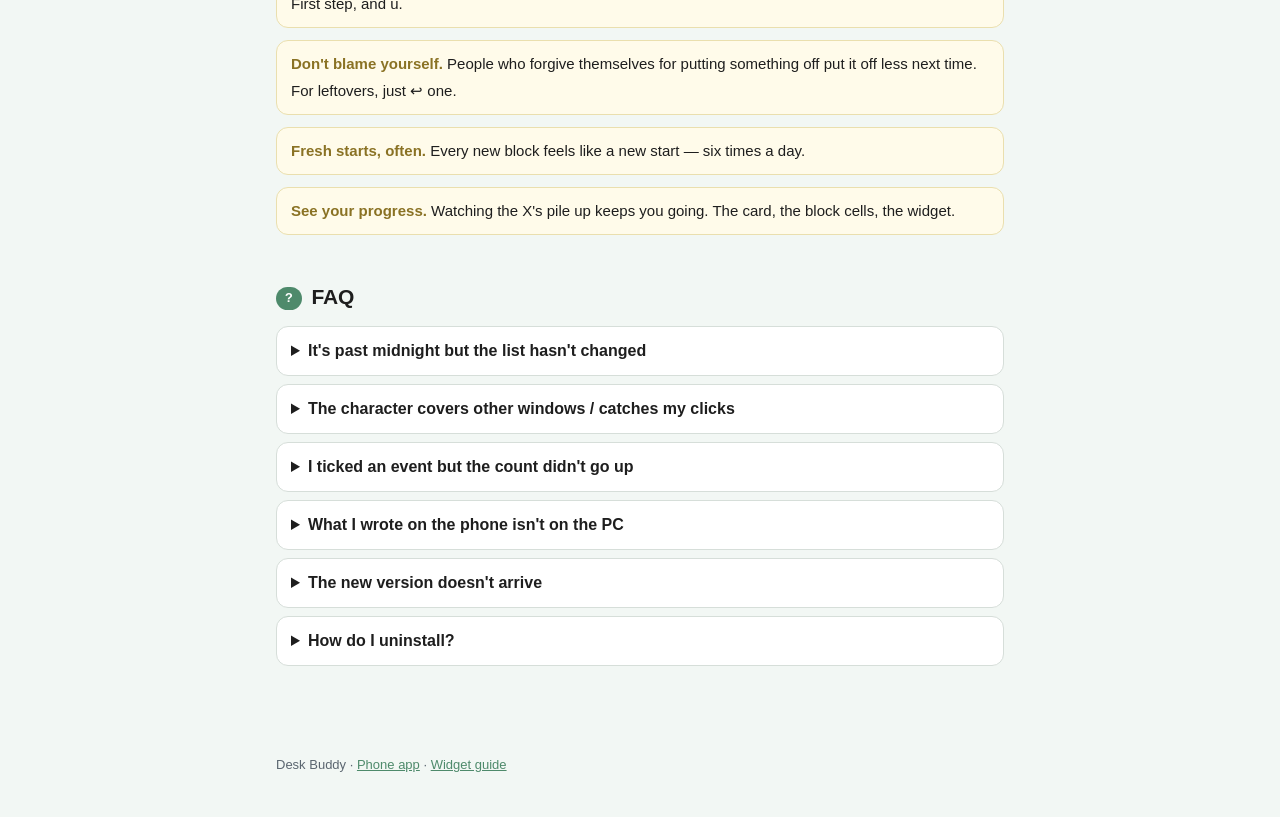
<file: guide/en/index.html>
<!doctype html>
<html lang="en">
<head>
<meta charset="utf-8">
<meta name="viewport" content="width=device-width, initial-scale=1, viewport-fit=cover">
<title>Desk Buddy Guide</title>
<meta name="description" content="How to use Desk Buddy on PC and phone — symbols, blocks, writing tasks, sync and widgets">
<meta name="theme-color" content="#F2F7F4">
<link rel="icon" href="../../app/shared/assets/icon_shiori.png">
<link rel="stylesheet" href="../guide.css">
</head>
<body>
<header class="hero">
  <img src="../../app/shared/assets/icon_shiori.png" alt="">
  <div>
    <h1>Desk Buddy Guide</h1>
    <p class="lede">Your paper notebook (bullet journal) is the star. Desk Buddy is the friend beside it, holding today's list with you. PC and phone see the same list.</p>
    <div class="langs"><a href="../">한국어</a><a class="on" href="./">English</a><a href="../ja/">日本語</a></div>
  </div>
</header>
<nav class="toc"><div>
  <a href="#start">Start</a><a href="#screen">Screen</a><a href="#symbols">Symbols</a><a href="#write">Writing</a><a href="#blocks">Blocks</a><a href="#more">⋯ menu</a><a href="#left">Leftovers</a><a href="#routine">Routines</a><a href="#memo">Memos · Calendar</a><a href="#timer">Timer · Alarms</a><a href="#chars">Characters</a><a href="#phone">Phone · Sync</a><a href="#settings">Settings</a><a href="#tips">Beating procrastination</a><a href="#faq">FAQ</a>
</div></nav>
<main>

  <h2 id="start"><span class="n">1</span>Getting started</h2>
  <ol class="steps">
    <li><b>PC</b>: unzip <code>DeskBuddy-latest.zip</code> and run <code>install.bat</code>. A character appears in the corner of your screen.</li>
    <li><b>Click</b> the character to open the task panel. <b>Drag</b> her anywhere. Whichever corner she sits in, the speech bubble and card open toward the other side.</li>
    <li>From any window, <kbd>Ctrl</kbd>+<kbd>Alt</kbd>+<kbd>D</kbd> opens the task panel ready to type. Press again to close it.</li>
    <li>Updates are checked automatically. To check now: <b class="k">Settings › Update › Check for updates</b>.</li>
  </ol>

  <h2 id="screen"><span class="n">2</span>The screen</h2>
  <div class="shots">
    <figure><img src="../img/pc-card.png" alt="PC: character and card"><figcaption>PC · character and card</figcaption></figure>
    <figure><img src="../img/pc-panel.png" alt="PC: task panel"><figcaption>PC · task panel</figcaption></figure>
    <figure><img src="../img/phone-today.png" alt="Phone: today"><figcaption>Phone · today</figcaption></figure>
  </div>
  <ul class="plain">
    <li><b>Character</b> — her drawing changes with the time and what you're doing (typing, writing, meals, snacks, night, headphones when music plays…).</li>
    <li><b>Speech bubble</b> — reminds you of tasks and praises you when you finish. When she asks something, buttons appear.</li>
    <li><b>Card</b> — the small card always beside her. Choose what it shows (date, time, current block, tasks, u, memos, weather, battery, now playing…), the order, and its <b>text size and width</b> in Settings.</li>
    <li><b>Task panel</b> — the icons on top switch between <b>Today · Memos · Calendar · Timer · Settings</b>. Drag a corner of the panel to resize it.</li>
  </ul>

  <h2 id="symbols"><span class="n">3</span>Symbols</h2>
  <p>The same marks you use in your notebook, so the notebook and the app speak the same language.</p>
  <table>
    <thead><tr><th>Mark</th><th>Meaning</th><th>In the app</th></tr></thead>
    <tbody>
      <tr><td class="sym"><span class="bj bj-dot"><i>·</i></span></td><td><b>Task</b></td><td class="how">Anything you write is a task. Tap the mark to make it X.</td></tr>
      <tr><td class="sym"><span class="bj bj-x"><i>X</i></span></td><td><b>Done</b></td><td class="how">Tap again to undo. Done tasks stay on the list.</td></tr>
      <tr><td class="sym"><span class="bj bj-gt"><i>&gt;</i></span></td><td><b>Moved to tomorrow</b></td><td class="how">The <b class="k">&gt;</b> on a task. It appears on tomorrow's list; today keeps a &gt;.</td></tr>
      <tr><td class="sym"><span class="bj bj-lt"><i>&lt;</i></span></td><td><b>Moved to a set date</b></td><td class="how">Tap <b class="k">&lt;</b> and pick a date. "→ 10/20" shows where it went.</td></tr>
      <tr><td class="sym"><span class="bj bj-o"><i>○</i></span></td><td><b>Event</b></td><td class="how">Something at a set time. Tap to X when it's over. Not counted as a task.</td></tr>
      <tr><td class="sym"><span class="bj bj-dash"><i>—</i></span></td><td><b>Memo</b></td><td class="how">Put it under a task and it becomes that task's note.</td></tr>
      <tr><td class="sym"><span class="bj bj-bang"><i>!</i></span></td><td><b>Idea</b></td><td class="how">Something that came to mind. Not ticked off.</td></tr>
      <tr><td class="sym"><span class="mark">u</span></td><td><b>Quick win</b> (urgent)</td><td class="how">Done in 5–10 minutes. These gather at the top.</td></tr>
      <tr><td class="sym"><span class="mark">*</span></td><td><b>Important</b></td><td class="how">Takes longer, but must get done.</td></tr>
      <tr><td class="sym"><span class="strike">cancel</span></td><td><b>Struck out</b> — not this time</td><td class="how">When the day turned out different. Not counted. Routines: "strike out for today".</td></tr>
      <tr><td class="sym" style="font-size:18px;color:var(--muted)">└</td><td><b>Sub-item</b></td><td class="how">A task or memo indented under a task. Follows that task's block.</td></tr>
    </tbody>
  </table>

  <h2 id="write"><span class="n">4</span>Writing tasks</h2>
  <p>Type in the box at the bottom and press <kbd>Enter</kbd>. <b>Start with a mark</b> and it's applied.</p>
  <table>
    <thead><tr><th>Type this</th><th>You get</th></tr></thead>
    <tbody>
      <tr><td><code>u Call Minki</code></td><td>a u task</td></tr>
      <tr><td><code>* Portfolio photos</code></td><td>an important (*) task</td></tr>
      <tr><td><code>u * Check contract</code></td><td>u + important</td></tr>
      <tr><td><code>o Tax meeting</code> or <code>○ …</code></td><td>an event ○</td></tr>
      <tr><td><code>- Window-side shots</code> or <code>— …</code></td><td>a memo —</td></tr>
      <tr><td><code>! Exhibition idea</code></td><td>an idea !</td></tr>
      <tr><td><code>ㄴ Drop off prints</code></td><td>a <b>sub-task</b> under the task above</td></tr>
      <tr><td><code>ㄴ — Check the place</code></td><td>a <b>memo</b> under the task above</td></tr>
      <tr><td><code>o 10:00 Dentist</code></td><td>an event at 10:00 (a time at the front becomes the time; ranges like <code>9:30-11:00 Study</code> too)</td></tr>
    </tbody>
  </table>
  <p class="note">New tasks go into the <b>current block</b> (or the block you're looking at). To copy into your notebook, use <b class="k">Copy</b> on the panel (phone: <b class="k">Copy for notebook</b>) — you get plain text with the marks.</p>
  <p><b>Writing tomorrow ahead</b>: tap tomorrow in the calendar and write there, or write it today and move it with <b class="k">&gt;</b>. What's written ahead waits, folded, at the bottom of today's list ("Tomorrow · n written ahead").</p>
  <p><b>Reordering</b>: on PC drag a row; on the phone use ↑ ↓ in ⋯. On PC, dropping onto the <b>middle</b> of another task puts it underneath as a sub-task.</p>

  <h2 id="blocks"><span class="n">5</span>Blocks (Block Six)</h2>
  <p>The day is split into six blocks. You move to the next block <b>yourself</b>, not the clock.</p>
  <div class="blocks"><span>1<i>X X</i></span><span class="cur">2<i>X · ·</i></span><span>3<i>○</i></span><span>4<i>·</i></span><span>5<i>·</i></span><span>6<i>· ·</i></span></div>
  <ul class="plain">
    <li>Marks in a cell = that block's tasks (three per line). The bold outline is the <b>current block</b>.</li>
    <li><b class="k">‹ Block 2 ›</b> moves between blocks. If tasks are left she asks whether to bring them along. Moving brings that block's tasks to the top.</li>
    <li>Tap a block cell: <b>once</b> = its tasks on top (others faded) · <b>twice</b> = only that block · <b>three times</b> = everything.</li>
    <li>Tap the empty space around the cells to group the list by block.</li>
    <li>Finish everything in a block and she asks, "Move on to the next block?"</li>
    <li>The small number on each task row is its block. Tap to change it.</li>
  </ul>

  <h2 id="more"><span class="n">6</span>The ⋯ menu — one task in detail</h2>
  <p>The <b class="k">⋯</b> on a task (on the phone you can also tap the text).</p>
  <ul class="plain">
    <li><b>Edit text</b> — the box at the top. Enter saves.</li>
    <li><b>Strike out</b> — decided not to do it. Tap again to remove the line.</li>
    <li><b>Type</b> — · task / ○ event / — memo, and u · * on or off.</li>
    <li><b>Plan</b> — "When & where?" (e.g. <i>after lunch, at my desk</i>), shown small under the task. <b>✂ Too big? Just the first step</b> — adds a 5-minute first step right underneath as a u task.</li>
    <li><b>Under</b> — ↳ sub-task (Enter to add several), — add a memo, move under the one above / take out.</li>
    <li><b>Time</b> — how long (15m · 30m · 1h · 2h) or a start–end time, shown as a small tag before the task.</li>
  </ul>

  <h2 id="left"><span class="n">7</span>Leftovers from earlier days</h2>
  <p>The list doesn't vanish at midnight. The day turns over at <b>"Day starts"</b> in Settings (4 a.m. by default).</p>
  <p>Unfinished tasks from earlier days gather in <span style="color:#B0473A">red</span> above today's list (last 14 days).</p>
  <ul class="plain">
    <li><b class="k">↩</b> bring into today (the original day keeps a &gt;) · <b class="k">✕</b> let it go · <b class="k">All to today</b></li>
    <li>Sub-tasks travel with their task.</li>
    <li>On days with leftovers she doesn't scold — she says "just bring one in".</li>
  </ul>

  <h2 id="routine"><span class="n">8</span>Routines</h2>
  <ul class="plain">
    <li>Tasks that join today's list every day (or on chosen weekdays). Only their text color differs.</li>
    <li>Add, pick weekdays and reorder in <b class="k">Settings › Daily routines</b>. They can have a block too (kept for every day).</li>
    <li>Routines can carry <b>u</b> and <b>*</b> too — start with "u " / "* " when adding, or use the <b>u</b> <b>*</b> buttons in the same spot (hover on PC, block number on the phone). Settings › Routines can toggle them as well.</li>
    <li>On a special day, <b>strike out for today</b> — on PC hover the routine and press <b>S̶</b> on the right; on the phone tap the block number on the left.</li>
  </ul>

  <h2 id="memo"><span class="n">9</span>Memos · Calendar</h2>
  <ul class="plain">
    <li><b>Memos</b> — several, first line is the title. Pin to top, reorder (PC: drag ⋮⋮), export as TXT. The card can show their first lines.</li>
    <li><b>Calendar</b> — each day shows done/total and the first event. Tap a day to add an event (with a time) or a task (today or later).</li>
  </ul>

  <h2 id="timer"><span class="n">10</span>Timer · Alarms (PC)</h2>
  <ul class="plain">
    <li><b>Timer</b> — turn the dial (one turn = 60 min) or type a number. Your last 3 times appear below.</li>
    <li><b>Alarms</b> — a plain digital-clock beep. Can repeat daily. The phone app's settings show the same alarms, and with the iPhone widget they arrive as phone notifications too.</li>
  </ul>

  <h2 id="chars"><span class="n">11</span>Characters</h2>
  <ul class="plain">
    <li><b>Shiori</b> (mint) — quiet and cool, with her sprout.</li>
    <li><b>Fubuki</b> (yellow) — a cheeky hacker with an eyeball drone.</li>
    <li><b>Suu</b> (blue) — a sunny cheerleader with Wangkko the golden retriever.</li>
    <li><b>Notices only</b> — no character: a small notebook icon and short notices.</li>
  </ul>
  <p>Switching characters switches every screen's colors to theirs. Their name, what they call you ("Hey", your name…), how chatty they are, and how often the drawings change are all in Settings.</p>

  <h2 id="phone"><span class="n">12</span>Phone app · Sync</h2>
  <ol class="steps">
    <li>On PC: <b class="k">Settings › Phone sync › Create a sync code</b> — a 16-character code and a QR appear.</li>
    <li>Scan the QR with your phone camera, or open the <a href="../../app/">phone app</a>.</li>
    <li>iPhone: Safari Share › <b>Add to Home Screen</b>. Android: Chrome ⋮ › <b>Install app</b>.</li>
    <li>Open the home-screen app, go to <b class="k">Settings › Sync</b>, enter the code and tap <b>Connect</b>.</li>
  </ol>
  <ul class="plain">
    <li>Tasks, blocks, routines, memos, events, alarms, character and language sync. Device-only settings such as window size don't.</li>
    <li>It syncs when an app opens, every 30 seconds while open, and a few seconds after changes. Sync now: PC tray › <b>Sync with phone now</b>; phone: the <b>dot</b> at top right.</li>
    <li>Everything is <b>encrypted</b> with the sync code before it's uploaded — not even the server can read it. Don't share your code.</li>
    <li>iPhone home and lock screen widgets and notifications → <a href="../../widget/">widget guide</a> (Korean)</li>
  </ul>

  <h2 id="settings"><span class="n">13</span>Settings at a glance</h2>
  <table>
    <thead><tr><th>Tab</th><th>What's there</th></tr></thead>
    <tbody>
      <tr><td>Basics</td><td>Language, character name, how chatty, how often drawings change, meal and wrap-up times, weather city, bubble position, what she calls you</td></tr>
      <tr><td>Size · transparency</td><td>Character and text size, panel scale/width/height, opacity, <b>card text size and width</b>, work hours, day starts</td></tr>
      <tr><td>Always show next to her</td><td>What the card shows, in what order, how many (the card previews beside the panel while Settings is open)</td></tr>
      <tr><td>Window</td><td>Call-up shortcut, always on top, hold still, solid on mouse-over, click-through (grab with Ctrl), start with Windows, weather / Bluetooth / music / CPU</td></tr>
      <tr><td>Routines · Phone sync · Update · Character</td><td>As named</td></tr>
    </tbody>
  </table>
  <p class="note">The phone app's settings are in tabs too (Sync · Character · Basics · Alarms · Routines · More). <b>More › Design the widget</b> lets you preview the widget while you choose.</p>

  <h2 id="tips"><span class="n">14</span>Beating procrastination — what's built in</h2>
  <div class="tip"><b>Decide when and where.</b> A plan like "after lunch at my desk → one reading set" gets done far more often than a bare goal. ⋯ › Plan.</div>
  <div class="tip"><b>Make the first step tiny.</b> Starting is the hard part. "Open the file, write the title" — five minutes. ⋯ › ✂ First step, and u.</div>
  <div class="tip"><b>Don't blame yourself.</b> People who forgive themselves for putting something off put it off less next time. For leftovers, just ↩ one.</div>
  <div class="tip"><b>Fresh starts, often.</b> Every new block feels like a new start — six times a day.</div>
  <div class="tip"><b>See your progress.</b> Watching the X's pile up keeps you going. The card, the block cells, the widget.</div>

  <h2 id="faq"><span class="n">?</span>FAQ</h2>
  <details><summary>It's past midnight but the list hasn't changed</summary><p>That's expected. Until "Day starts" (4 a.m. by default) it still counts as the day before. Change it in Settings.</p></details>
  <details><summary>The character covers other windows / catches my clicks</summary><p>Turn on Settings › Window › <b>Click-through</b> — she can only be grabbed while Ctrl is held. Lowering opacity, or turning off "Solid on mouse-over", helps too.</p></details>
  <details><summary>I ticked an event but the count didn't go up</summary><p>Events (○) aren't counted as tasks. To count one, ⋯ › Type › task.</p></details>
  <details><summary>What I wrote on the phone isn't on the PC</summary><p>Opening the PC task panel syncs right away. If not, tray › Sync with phone now, and check the status line in Settings › Phone sync.</p></details>
  <details><summary>The new version doesn't arrive</summary><p>PC: Settings › Check for updates (it can take a few minutes after a release). Phone: close and reopen the app and she'll ask "A new version is out". There's also Settings › More › Check for updates.</p></details>
  <details><summary>How do I uninstall?</summary><p>Choose uninstall in the tray menu; it asks whether to keep your records.</p></details>
</main>
<footer>Desk Buddy · <a href="../../app/">Phone app</a> · <a href="../../widget/">Widget guide</a></footer>
</body>
</html>
</file>
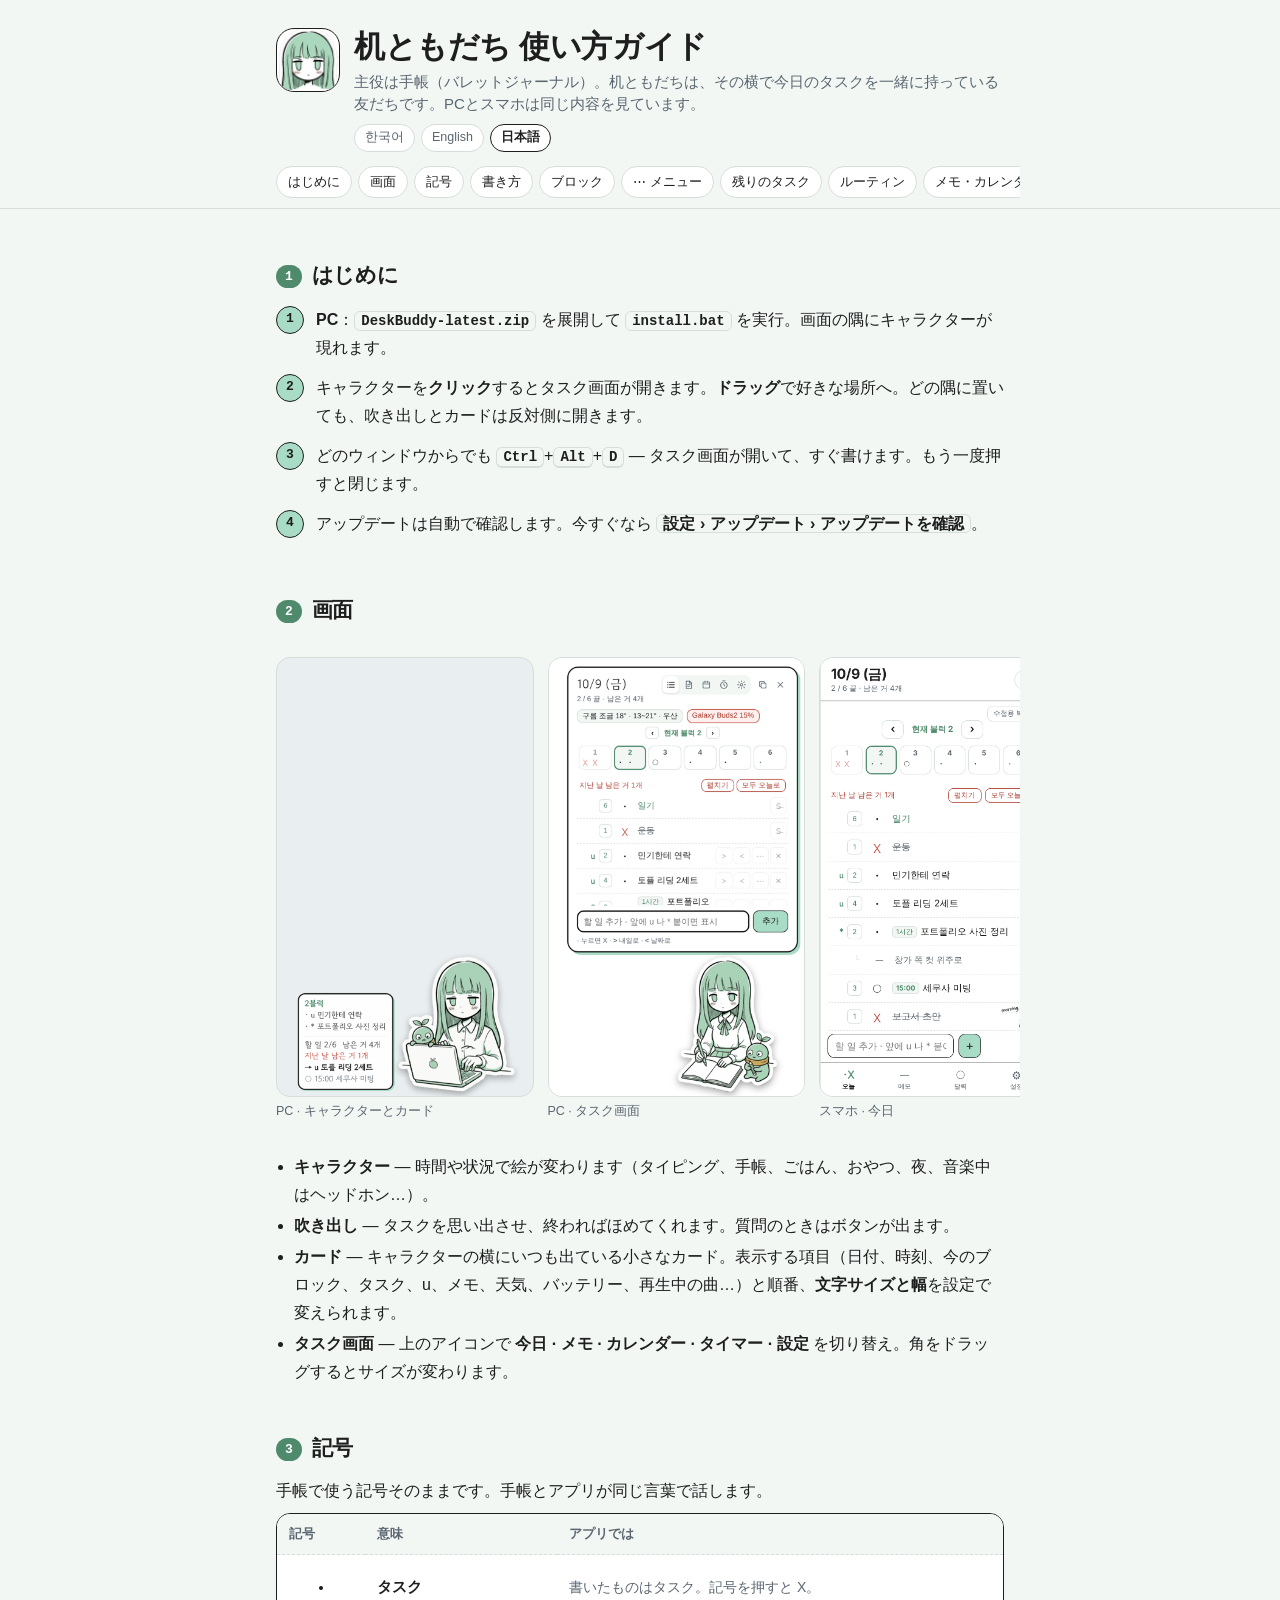
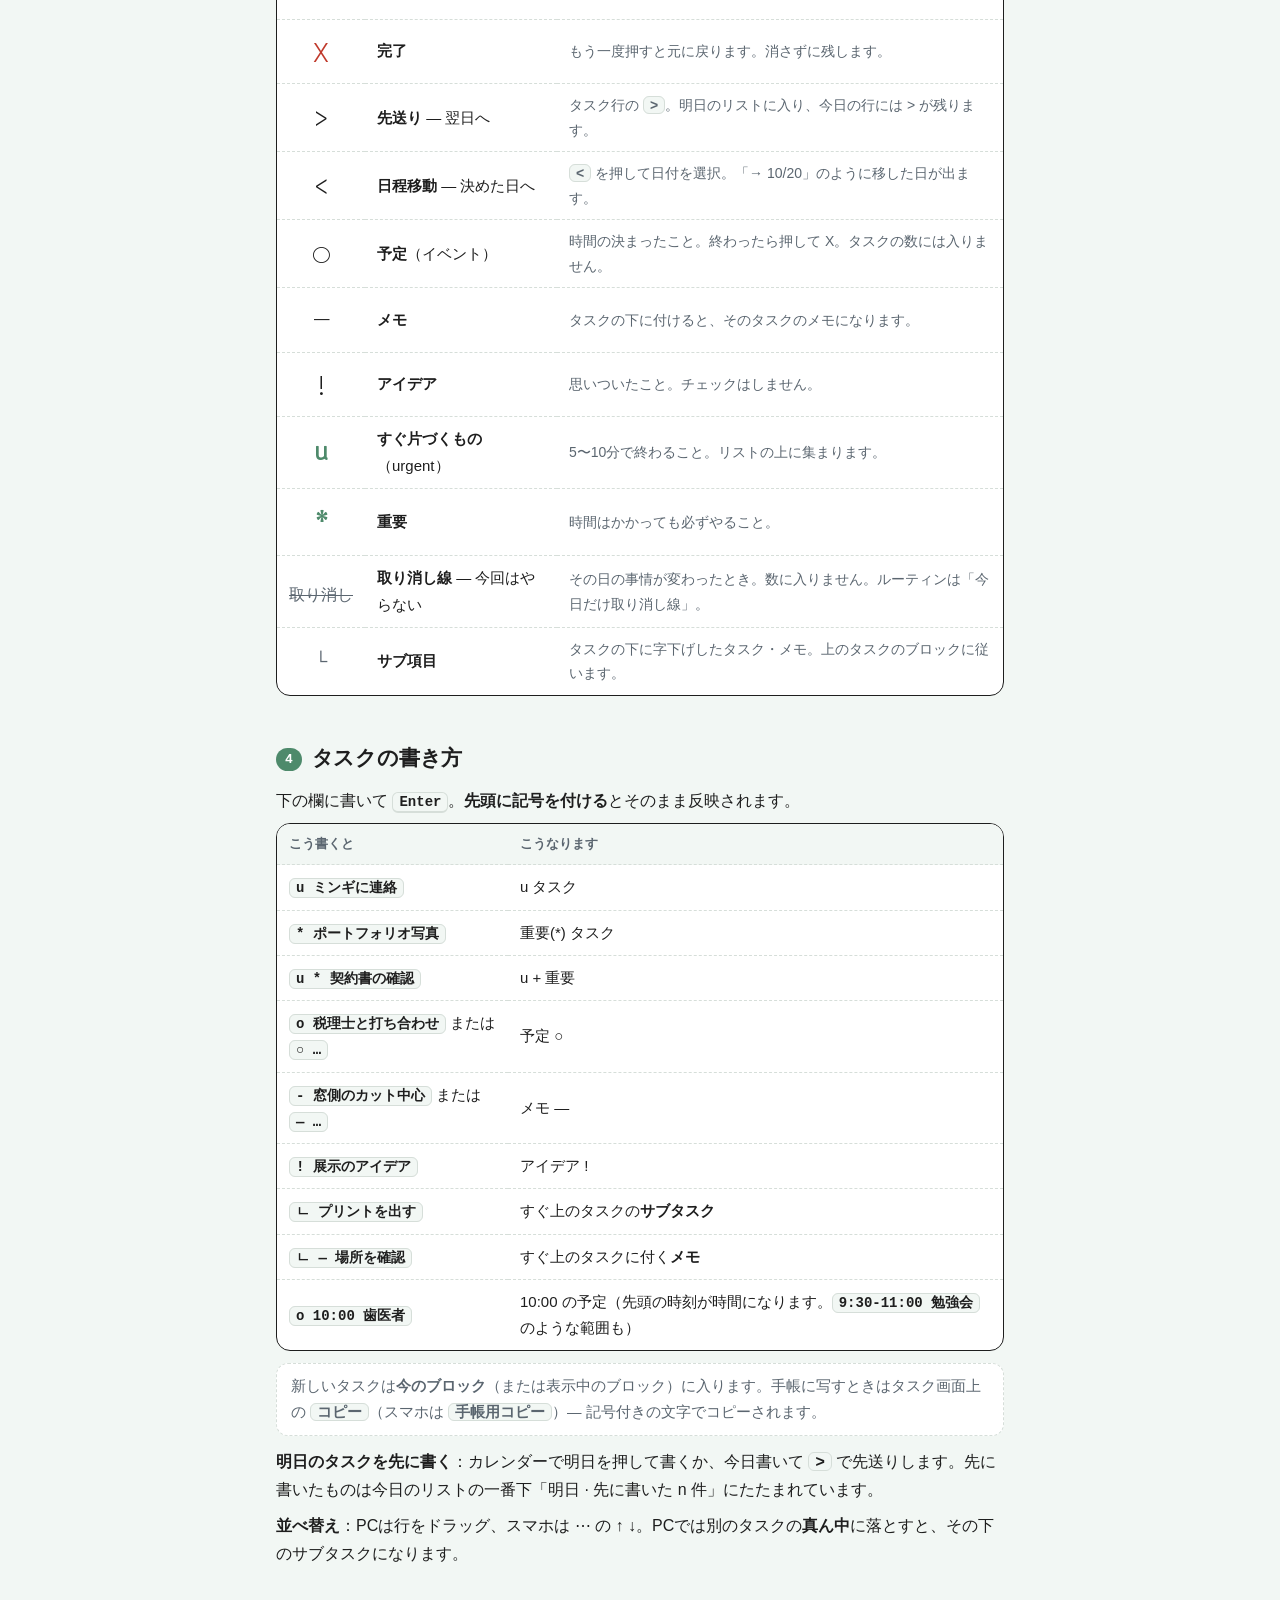
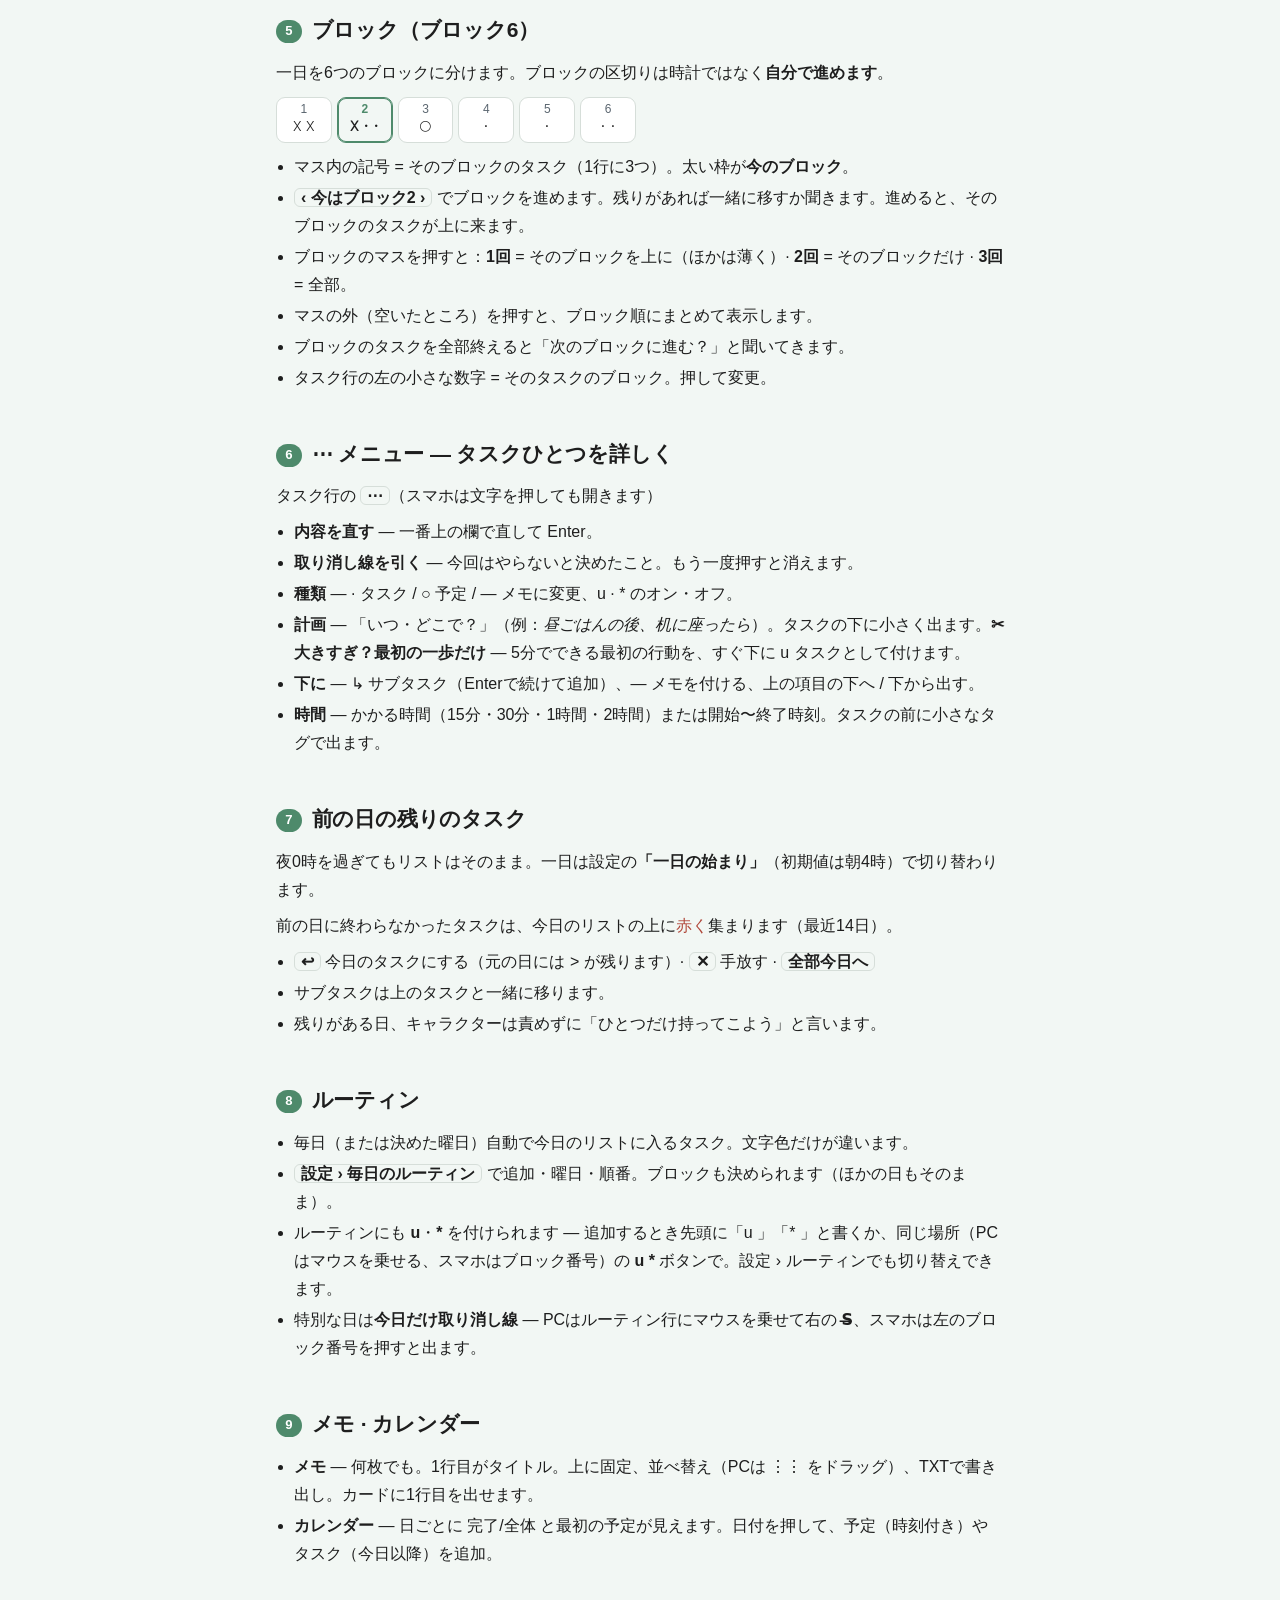
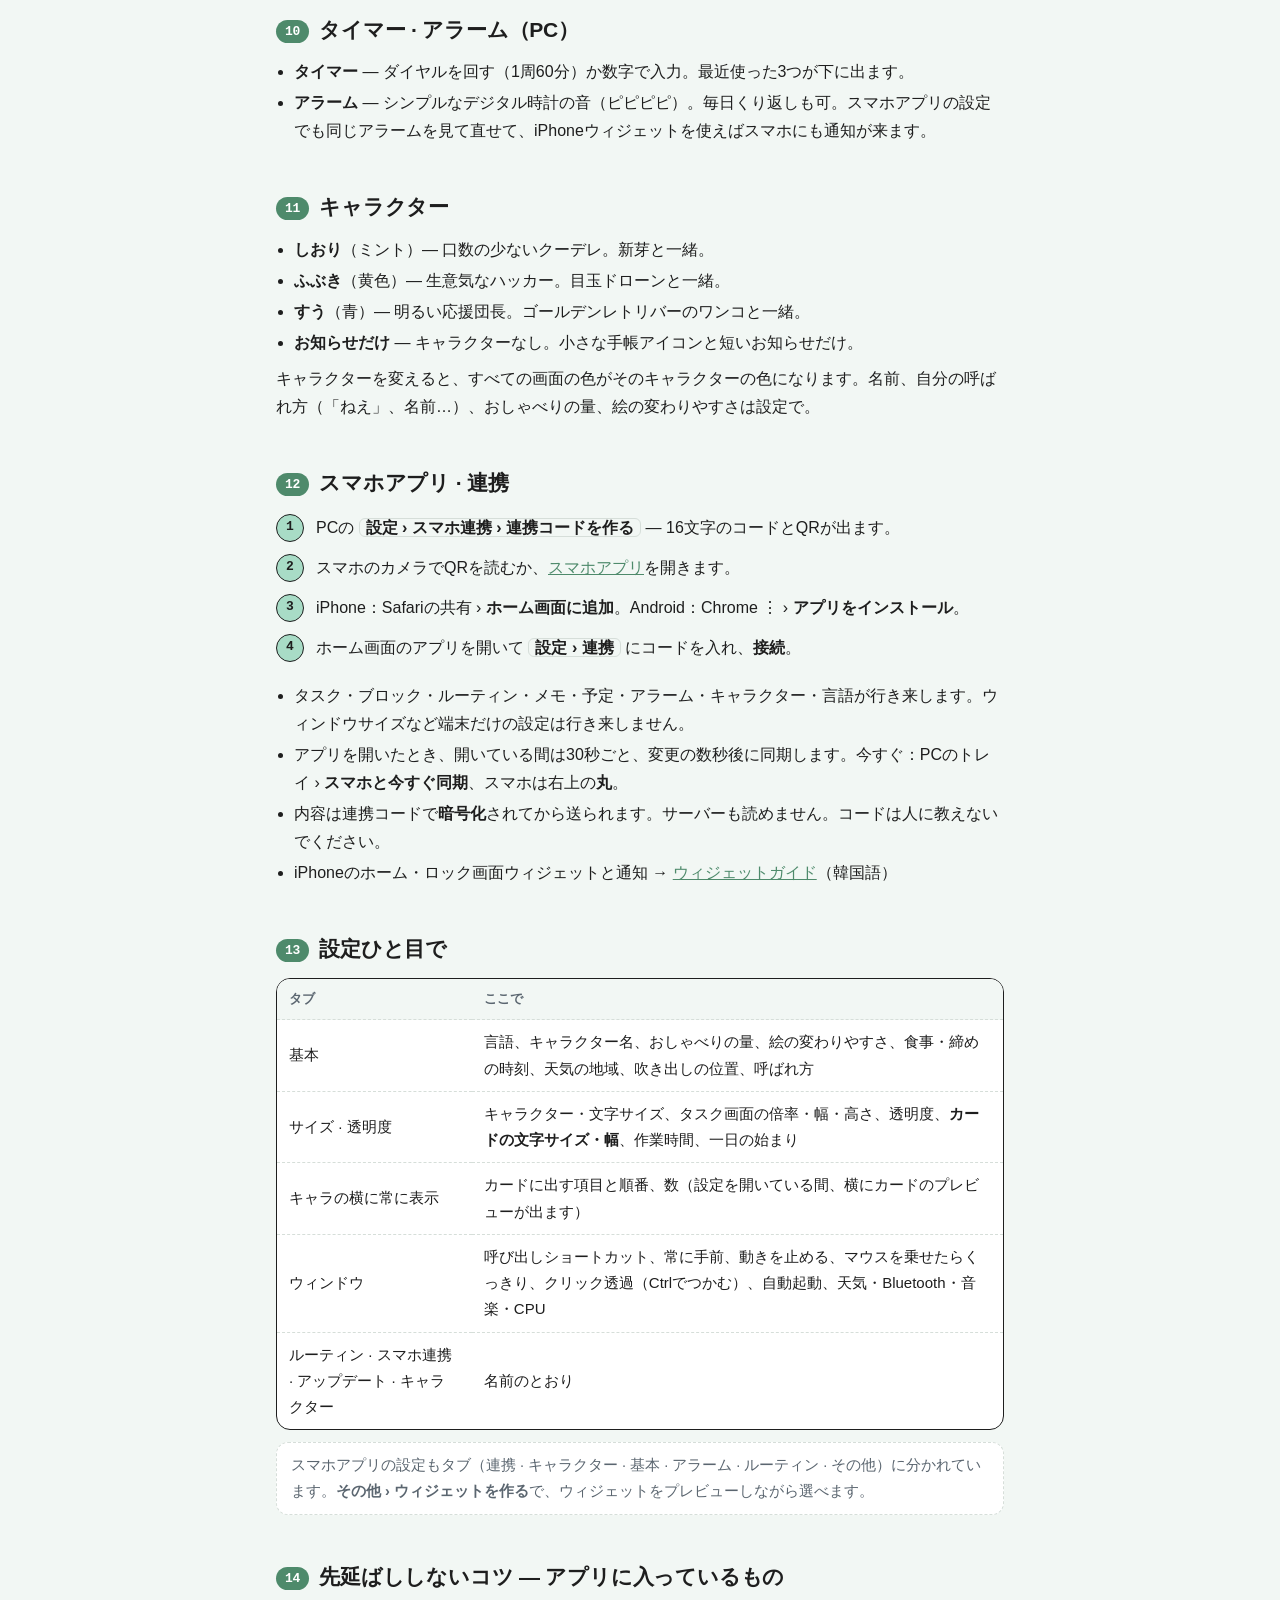
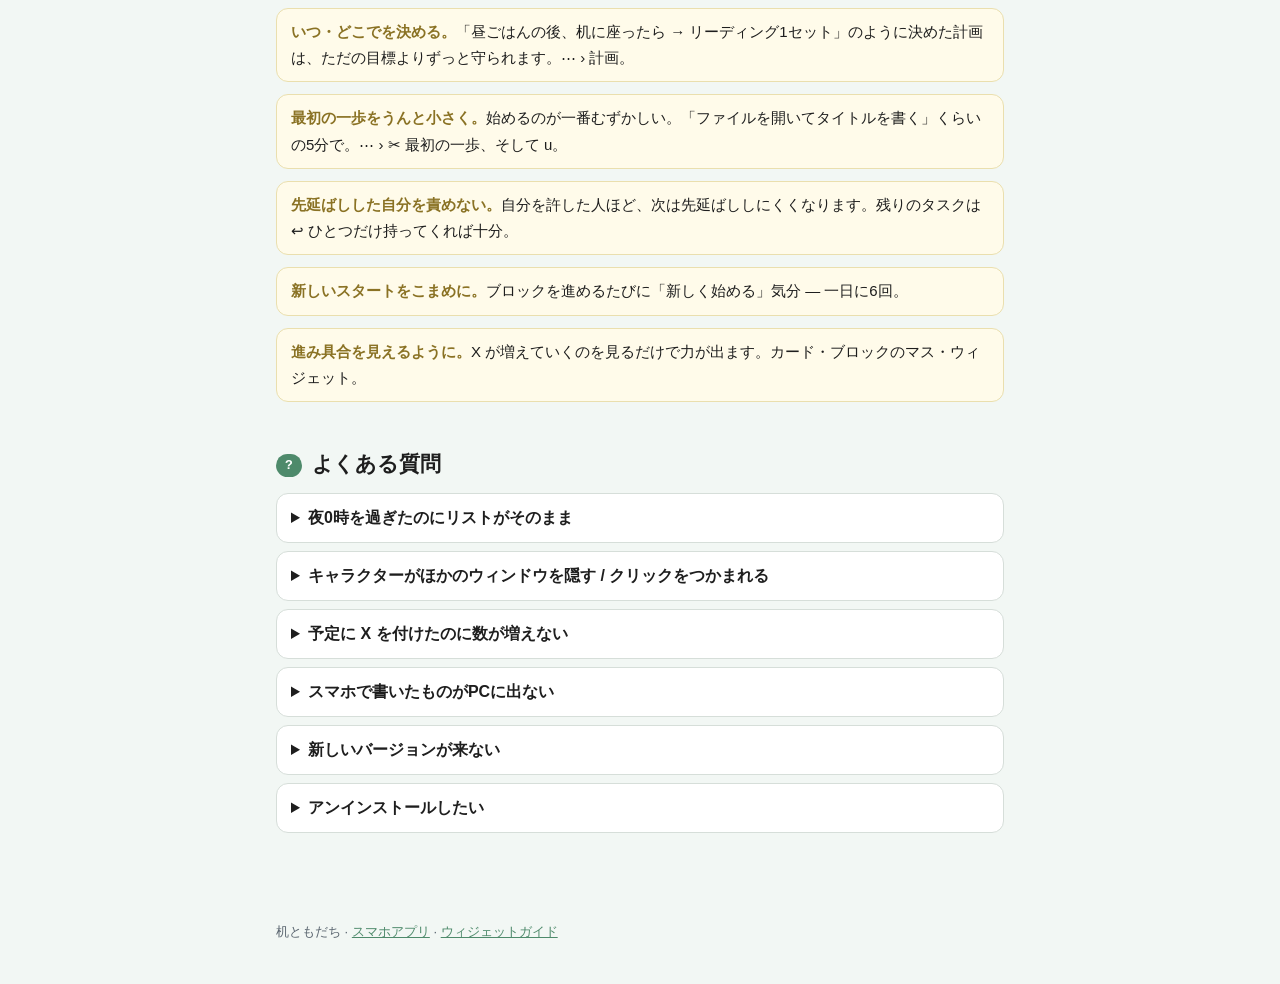
<file: guide/ja/index.html>
<!doctype html>
<html lang="ja">
<head>
<meta charset="utf-8">
<meta name="viewport" content="width=device-width, initial-scale=1, viewport-fit=cover">
<title>机ともだち 使い方ガイド</title>
<meta name="description" content="机ともだち PC・スマホの使い方 — 記号、ブロック、タスクの書き方、連携、ウィジェット">
<meta name="theme-color" content="#F2F7F4">
<link rel="icon" href="../../app/shared/assets/icon_shiori.png">
<link rel="stylesheet" href="../guide.css">
</head>
<body>
<header class="hero">
  <img src="../../app/shared/assets/icon_shiori.png" alt="">
  <div>
    <h1>机ともだち 使い方ガイド</h1>
    <p class="lede">主役は手帳（バレットジャーナル）。机ともだちは、その横で今日のタスクを一緒に持っている友だちです。PCとスマホは同じ内容を見ています。</p>
    <div class="langs"><a href="../">한국어</a><a href="../en/">English</a><a class="on" href="./">日本語</a></div>
  </div>
</header>
<nav class="toc"><div>
  <a href="#start">はじめに</a><a href="#screen">画面</a><a href="#symbols">記号</a><a href="#write">書き方</a><a href="#blocks">ブロック</a><a href="#more">⋯ メニュー</a><a href="#left">残りのタスク</a><a href="#routine">ルーティン</a><a href="#memo">メモ・カレンダー</a><a href="#timer">タイマー・アラーム</a><a href="#chars">キャラクター</a><a href="#phone">スマホ・連携</a><a href="#settings">設定</a><a href="#tips">先延ばししないコツ</a><a href="#faq">よくある質問</a>
</div></nav>
<main>

  <h2 id="start"><span class="n">1</span>はじめに</h2>
  <ol class="steps">
    <li><b>PC</b>：<code>DeskBuddy-latest.zip</code> を展開して <code>install.bat</code> を実行。画面の隅にキャラクターが現れます。</li>
    <li>キャラクターを<b>クリック</b>するとタスク画面が開きます。<b>ドラッグ</b>で好きな場所へ。どの隅に置いても、吹き出しとカードは反対側に開きます。</li>
    <li>どのウィンドウからでも <kbd>Ctrl</kbd>+<kbd>Alt</kbd>+<kbd>D</kbd> — タスク画面が開いて、すぐ書けます。もう一度押すと閉じます。</li>
    <li>アップデートは自動で確認します。今すぐなら <b class="k">設定 › アップデート › アップデートを確認</b>。</li>
  </ol>

  <h2 id="screen"><span class="n">2</span>画面</h2>
  <div class="shots">
    <figure><img src="../img/pc-card.png" alt="PC：キャラクターとカード"><figcaption>PC · キャラクターとカード</figcaption></figure>
    <figure><img src="../img/pc-panel.png" alt="PC：タスク画面"><figcaption>PC · タスク画面</figcaption></figure>
    <figure><img src="../img/phone-today.png" alt="スマホ：今日"><figcaption>スマホ · 今日</figcaption></figure>
  </div>
  <ul class="plain">
    <li><b>キャラクター</b> — 時間や状況で絵が変わります（タイピング、手帳、ごはん、おやつ、夜、音楽中はヘッドホン…）。</li>
    <li><b>吹き出し</b> — タスクを思い出させ、終わればほめてくれます。質問のときはボタンが出ます。</li>
    <li><b>カード</b> — キャラクターの横にいつも出ている小さなカード。表示する項目（日付、時刻、今のブロック、タスク、u、メモ、天気、バッテリー、再生中の曲…）と順番、<b>文字サイズと幅</b>を設定で変えられます。</li>
    <li><b>タスク画面</b> — 上のアイコンで <b>今日 · メモ · カレンダー · タイマー · 設定</b> を切り替え。角をドラッグするとサイズが変わります。</li>
  </ul>

  <h2 id="symbols"><span class="n">3</span>記号</h2>
  <p>手帳で使う記号そのままです。手帳とアプリが同じ言葉で話します。</p>
  <table>
    <thead><tr><th>記号</th><th>意味</th><th>アプリでは</th></tr></thead>
    <tbody>
      <tr><td class="sym"><span class="bj bj-dot"><i>·</i></span></td><td><b>タスク</b></td><td class="how">書いたものはタスク。記号を押すと X。</td></tr>
      <tr><td class="sym"><span class="bj bj-x"><i>X</i></span></td><td><b>完了</b></td><td class="how">もう一度押すと元に戻ります。消さずに残します。</td></tr>
      <tr><td class="sym"><span class="bj bj-gt"><i>&gt;</i></span></td><td><b>先送り</b> — 翌日へ</td><td class="how">タスク行の <b class="k">&gt;</b>。明日のリストに入り、今日の行には &gt; が残ります。</td></tr>
      <tr><td class="sym"><span class="bj bj-lt"><i>&lt;</i></span></td><td><b>日程移動</b> — 決めた日へ</td><td class="how"><b class="k">&lt;</b> を押して日付を選択。「→ 10/20」のように移した日が出ます。</td></tr>
      <tr><td class="sym"><span class="bj bj-o"><i>○</i></span></td><td><b>予定</b>（イベント）</td><td class="how">時間の決まったこと。終わったら押して X。タスクの数には入りません。</td></tr>
      <tr><td class="sym"><span class="bj bj-dash"><i>—</i></span></td><td><b>メモ</b></td><td class="how">タスクの下に付けると、そのタスクのメモになります。</td></tr>
      <tr><td class="sym"><span class="bj bj-bang"><i>!</i></span></td><td><b>アイデア</b></td><td class="how">思いついたこと。チェックはしません。</td></tr>
      <tr><td class="sym"><span class="mark">u</span></td><td><b>すぐ片づくもの</b>（urgent）</td><td class="how">5〜10分で終わること。リストの上に集まります。</td></tr>
      <tr><td class="sym"><span class="mark">*</span></td><td><b>重要</b></td><td class="how">時間はかかっても必ずやること。</td></tr>
      <tr><td class="sym"><span class="strike">取り消し</span></td><td><b>取り消し線</b> — 今回はやらない</td><td class="how">その日の事情が変わったとき。数に入りません。ルーティンは「今日だけ取り消し線」。</td></tr>
      <tr><td class="sym" style="font-size:18px;color:var(--muted)">└</td><td><b>サブ項目</b></td><td class="how">タスクの下に字下げしたタスク・メモ。上のタスクのブロックに従います。</td></tr>
    </tbody>
  </table>

  <h2 id="write"><span class="n">4</span>タスクの書き方</h2>
  <p>下の欄に書いて <kbd>Enter</kbd>。<b>先頭に記号を付ける</b>とそのまま反映されます。</p>
  <table>
    <thead><tr><th>こう書くと</th><th>こうなります</th></tr></thead>
    <tbody>
      <tr><td><code>u ミンギに連絡</code></td><td>u タスク</td></tr>
      <tr><td><code>* ポートフォリオ写真</code></td><td>重要(*) タスク</td></tr>
      <tr><td><code>u * 契約書の確認</code></td><td>u + 重要</td></tr>
      <tr><td><code>o 税理士と打ち合わせ</code> または <code>○ …</code></td><td>予定 ○</td></tr>
      <tr><td><code>- 窓側のカット中心</code> または <code>— …</code></td><td>メモ —</td></tr>
      <tr><td><code>! 展示のアイデア</code></td><td>アイデア !</td></tr>
      <tr><td><code>ㄴ プリントを出す</code></td><td>すぐ上のタスクの<b>サブタスク</b></td></tr>
      <tr><td><code>ㄴ — 場所を確認</code></td><td>すぐ上のタスクに付く<b>メモ</b></td></tr>
      <tr><td><code>o 10:00 歯医者</code></td><td>10:00 の予定（先頭の時刻が時間になります。<code>9:30-11:00 勉強会</code> のような範囲も）</td></tr>
    </tbody>
  </table>
  <p class="note">新しいタスクは<b>今のブロック</b>（または表示中のブロック）に入ります。手帳に写すときはタスク画面上の <b class="k">コピー</b>（スマホは <b class="k">手帳用コピー</b>）— 記号付きの文字でコピーされます。</p>
  <p><b>明日のタスクを先に書く</b>：カレンダーで明日を押して書くか、今日書いて <b class="k">&gt;</b> で先送りします。先に書いたものは今日のリストの一番下「明日 · 先に書いた n 件」にたたまれています。</p>
  <p><b>並べ替え</b>：PCは行をドラッグ、スマホは ⋯ の ↑ ↓。PCでは別のタスクの<b>真ん中</b>に落とすと、その下のサブタスクになります。</p>

  <h2 id="blocks"><span class="n">5</span>ブロック（ブロック6）</h2>
  <p>一日を6つのブロックに分けます。ブロックの区切りは時計ではなく<b>自分で進めます</b>。</p>
  <div class="blocks"><span>1<i>X X</i></span><span class="cur">2<i>X · ·</i></span><span>3<i>○</i></span><span>4<i>·</i></span><span>5<i>·</i></span><span>6<i>· ·</i></span></div>
  <ul class="plain">
    <li>マス内の記号 = そのブロックのタスク（1行に3つ）。太い枠が<b>今のブロック</b>。</li>
    <li><b class="k">‹ 今はブロック2 ›</b> でブロックを進めます。残りがあれば一緒に移すか聞きます。進めると、そのブロックのタスクが上に来ます。</li>
    <li>ブロックのマスを押すと：<b>1回</b> = そのブロックを上に（ほかは薄く）· <b>2回</b> = そのブロックだけ · <b>3回</b> = 全部。</li>
    <li>マスの外（空いたところ）を押すと、ブロック順にまとめて表示します。</li>
    <li>ブロックのタスクを全部終えると「次のブロックに進む？」と聞いてきます。</li>
    <li>タスク行の左の小さな数字 = そのタスクのブロック。押して変更。</li>
  </ul>

  <h2 id="more"><span class="n">6</span>⋯ メニュー — タスクひとつを詳しく</h2>
  <p>タスク行の <b class="k">⋯</b>（スマホは文字を押しても開きます）</p>
  <ul class="plain">
    <li><b>内容を直す</b> — 一番上の欄で直して Enter。</li>
    <li><b>取り消し線を引く</b> — 今回はやらないと決めたこと。もう一度押すと消えます。</li>
    <li><b>種類</b> — · タスク / ○ 予定 / — メモに変更、u · * のオン・オフ。</li>
    <li><b>計画</b> — 「いつ・どこで？」（例：<i>昼ごはんの後、机に座ったら</i>）。タスクの下に小さく出ます。<b>✂ 大きすぎ？最初の一歩だけ</b> — 5分でできる最初の行動を、すぐ下に u タスクとして付けます。</li>
    <li><b>下に</b> — ↳ サブタスク（Enterで続けて追加）、— メモを付ける、上の項目の下へ / 下から出す。</li>
    <li><b>時間</b> — かかる時間（15分・30分・1時間・2時間）または開始〜終了時刻。タスクの前に小さなタグで出ます。</li>
  </ul>

  <h2 id="left"><span class="n">7</span>前の日の残りのタスク</h2>
  <p>夜0時を過ぎてもリストはそのまま。一日は設定の<b>「一日の始まり」</b>（初期値は朝4時）で切り替わります。</p>
  <p>前の日に終わらなかったタスクは、今日のリストの上に<span style="color:#B0473A">赤く</span>集まります（最近14日）。</p>
  <ul class="plain">
    <li><b class="k">↩</b> 今日のタスクにする（元の日には &gt; が残ります）· <b class="k">✕</b> 手放す · <b class="k">全部今日へ</b></li>
    <li>サブタスクは上のタスクと一緒に移ります。</li>
    <li>残りがある日、キャラクターは責めずに「ひとつだけ持ってこよう」と言います。</li>
  </ul>

  <h2 id="routine"><span class="n">8</span>ルーティン</h2>
  <ul class="plain">
    <li>毎日（または決めた曜日）自動で今日のリストに入るタスク。文字色だけが違います。</li>
    <li><b class="k">設定 › 毎日のルーティン</b> で追加・曜日・順番。ブロックも決められます（ほかの日もそのまま）。</li>
    <li>ルーティンにも <b>u</b>・<b>*</b> を付けられます — 追加するとき先頭に「u 」「* 」と書くか、同じ場所（PCはマウスを乗せる、スマホはブロック番号）の <b>u</b> <b>*</b> ボタンで。設定 › ルーティンでも切り替えできます。</li>
    <li>特別な日は<b>今日だけ取り消し線</b> — PCはルーティン行にマウスを乗せて右の <b>S̶</b>、スマホは左のブロック番号を押すと出ます。</li>
  </ul>

  <h2 id="memo"><span class="n">9</span>メモ · カレンダー</h2>
  <ul class="plain">
    <li><b>メモ</b> — 何枚でも。1行目がタイトル。上に固定、並べ替え（PCは ⋮⋮ をドラッグ）、TXTで書き出し。カードに1行目を出せます。</li>
    <li><b>カレンダー</b> — 日ごとに 完了/全体 と最初の予定が見えます。日付を押して、予定（時刻付き）やタスク（今日以降）を追加。</li>
  </ul>

  <h2 id="timer"><span class="n">10</span>タイマー · アラーム（PC）</h2>
  <ul class="plain">
    <li><b>タイマー</b> — ダイヤルを回す（1周60分）か数字で入力。最近使った3つが下に出ます。</li>
    <li><b>アラーム</b> — シンプルなデジタル時計の音（ピピピピ）。毎日くり返しも可。スマホアプリの設定でも同じアラームを見て直せて、iPhoneウィジェットを使えばスマホにも通知が来ます。</li>
  </ul>

  <h2 id="chars"><span class="n">11</span>キャラクター</h2>
  <ul class="plain">
    <li><b>しおり</b>（ミント）— 口数の少ないクーデレ。新芽と一緒。</li>
    <li><b>ふぶき</b>（黄色）— 生意気なハッカー。目玉ドローンと一緒。</li>
    <li><b>すう</b>（青）— 明るい応援団長。ゴールデンレトリバーのワンコと一緒。</li>
    <li><b>お知らせだけ</b> — キャラクターなし。小さな手帳アイコンと短いお知らせだけ。</li>
  </ul>
  <p>キャラクターを変えると、すべての画面の色がそのキャラクターの色になります。名前、自分の呼ばれ方（「ねえ」、名前…）、おしゃべりの量、絵の変わりやすさは設定で。</p>

  <h2 id="phone"><span class="n">12</span>スマホアプリ · 連携</h2>
  <ol class="steps">
    <li>PCの <b class="k">設定 › スマホ連携 › 連携コードを作る</b> — 16文字のコードとQRが出ます。</li>
    <li>スマホのカメラでQRを読むか、<a href="../../app/">スマホアプリ</a>を開きます。</li>
    <li>iPhone：Safariの共有 › <b>ホーム画面に追加</b>。Android：Chrome ⋮ › <b>アプリをインストール</b>。</li>
    <li>ホーム画面のアプリを開いて <b class="k">設定 › 連携</b> にコードを入れ、<b>接続</b>。</li>
  </ol>
  <ul class="plain">
    <li>タスク・ブロック・ルーティン・メモ・予定・アラーム・キャラクター・言語が行き来します。ウィンドウサイズなど端末だけの設定は行き来しません。</li>
    <li>アプリを開いたとき、開いている間は30秒ごと、変更の数秒後に同期します。今すぐ：PCのトレイ › <b>スマホと今すぐ同期</b>、スマホは右上の<b>丸</b>。</li>
    <li>内容は連携コードで<b>暗号化</b>されてから送られます。サーバーも読めません。コードは人に教えないでください。</li>
    <li>iPhoneのホーム・ロック画面ウィジェットと通知 → <a href="../../widget/">ウィジェットガイド</a>（韓国語）</li>
  </ul>

  <h2 id="settings"><span class="n">13</span>設定ひと目で</h2>
  <table>
    <thead><tr><th>タブ</th><th>ここで</th></tr></thead>
    <tbody>
      <tr><td>基本</td><td>言語、キャラクター名、おしゃべりの量、絵の変わりやすさ、食事・締めの時刻、天気の地域、吹き出しの位置、呼ばれ方</td></tr>
      <tr><td>サイズ · 透明度</td><td>キャラクター・文字サイズ、タスク画面の倍率・幅・高さ、透明度、<b>カードの文字サイズ・幅</b>、作業時間、一日の始まり</td></tr>
      <tr><td>キャラの横に常に表示</td><td>カードに出す項目と順番、数（設定を開いている間、横にカードのプレビューが出ます）</td></tr>
      <tr><td>ウィンドウ</td><td>呼び出しショートカット、常に手前、動きを止める、マウスを乗せたらくっきり、クリック透過（Ctrlでつかむ）、自動起動、天気・Bluetooth・音楽・CPU</td></tr>
      <tr><td>ルーティン · スマホ連携 · アップデート · キャラクター</td><td>名前のとおり</td></tr>
    </tbody>
  </table>
  <p class="note">スマホアプリの設定もタブ（連携 · キャラクター · 基本 · アラーム · ルーティン · その他）に分かれています。<b>その他 › ウィジェットを作る</b>で、ウィジェットをプレビューしながら選べます。</p>

  <h2 id="tips"><span class="n">14</span>先延ばししないコツ — アプリに入っているもの</h2>
  <div class="tip"><b>いつ・どこでを決める。</b>「昼ごはんの後、机に座ったら → リーディング1セット」のように決めた計画は、ただの目標よりずっと守られます。⋯ › 計画。</div>
  <div class="tip"><b>最初の一歩をうんと小さく。</b>始めるのが一番むずかしい。「ファイルを開いてタイトルを書く」くらいの5分で。⋯ › ✂ 最初の一歩、そして u。</div>
  <div class="tip"><b>先延ばしした自分を責めない。</b>自分を許した人ほど、次は先延ばししにくくなります。残りのタスクは ↩ ひとつだけ持ってくれば十分。</div>
  <div class="tip"><b>新しいスタートをこまめに。</b>ブロックを進めるたびに「新しく始める」気分 — 一日に6回。</div>
  <div class="tip"><b>進み具合を見えるように。</b>X が増えていくのを見るだけで力が出ます。カード・ブロックのマス・ウィジェット。</div>

  <h2 id="faq"><span class="n">?</span>よくある質問</h2>
  <details><summary>夜0時を過ぎたのにリストがそのまま</summary><p>正常です。「一日の始まり」（初期値は朝4時）までは前日として数えます。設定で変えられます。</p></details>
  <details><summary>キャラクターがほかのウィンドウを隠す / クリックをつかまれる</summary><p>設定 › ウィンドウ › <b>クリック透過</b> をオンにすると、Ctrlを押したときだけつかめます。透明度を下げる、「マウスを乗せたらくっきり」をオフにするのも手です。</p></details>
  <details><summary>予定に X を付けたのに数が増えない</summary><p>予定（○）はタスクの数に入りません。数えたいときは ⋯ › 種類 › タスクにする。</p></details>
  <details><summary>スマホで書いたものがPCに出ない</summary><p>PCのタスク画面を開くとすぐ同期します。だめならトレイ › スマホと今すぐ同期、設定 › スマホ連携の状態を確認。</p></details>
  <details><summary>新しいバージョンが来ない</summary><p>PC：設定 › アップデートを確認（公開から数分かかることがあります）。スマホ：アプリを閉じて開き直すと「新しいバージョンが出たよ」と聞いてきます。設定 › その他 › アップデートを確認もあります。</p></details>
  <details><summary>アンインストールしたい</summary><p>トレイのメニューで削除を選ぶと、記録を残すかどうかも聞いてきます。</p></details>
</main>
<footer>机ともだち · <a href="../../app/">スマホアプリ</a> · <a href="../../widget/">ウィジェットガイド</a></footer>
</body>
</html>
</file>
<file: app/style.css>
@font-face { font-family: 'Gowun Dodum'; src: url('fonts/glyphs.woff2') format('woff2'); font-display: swap; }

:root {
  --ink: #1E1E1E;
  --mint: #A8DCC6;
  --mint-deep: #4E8A6B;
  --mint-hover: #95D0B6;
  --paper: #FFFFFF;
  --soft: #F2F7F4;
  --muted: #5B6670;
  --line: #D6DED9;
  --red: #C0392B;
  --tabs-h: 58px;
  --add-h: 54px;
  --safe-b: env(safe-area-inset-bottom, 0px);
  --buddy-h: 118px;
}
* { box-sizing: border-box; -webkit-tap-highlight-color: transparent; }
html, body { margin: 0; height: 100%; background: var(--soft); color: var(--ink);
  font-family: -apple-system, 'Apple SD Gothic Neo', 'Malgun Gothic', 'Noto Sans KR', sans-serif; font-size: 16px; }
body { overscroll-behavior: none; }
button, input, select, textarea { font: inherit; color: inherit; }
[hidden] { display: none !important; }

#app { position: fixed; inset: 0; display: flex; flex-direction: column; max-width: 560px; margin: 0 auto; background: var(--paper);
  border-left: 1px solid var(--line); border-right: 1px solid var(--line); }

/* header */
.top { display: flex; align-items: center; justify-content: space-between; gap: 10px;
  padding: calc(env(safe-area-inset-top, 0px) + 12px) 18px 10px; border-bottom: 1.5px solid var(--ink); background: var(--paper); }
.day { font-size: 24px; font-weight: 700; letter-spacing: -.3px; }
.sub { font-size: 13px; color: var(--muted); line-height: 1.5; }
.sub.warn { color: #A94234; }
.dim { opacity: .7; }
.sync-dot { width: 34px; height: 34px; border-radius: 50%; border: 1.5px solid var(--line); background: var(--paper); position: relative; padding: 0; }
.sync-dot::after { content: ''; position: absolute; inset: 10px; border-radius: 50%; background: var(--line); }
.sync-dot.ok::after { background: var(--mint-deep); }
.sync-dot.busy::after { background: var(--mint); animation: pulse 1s ease-in-out infinite; }
.sync-dot.err::after { background: #D9826F; }
@keyframes pulse { 50% { opacity: .35; } }

/* views */
#views { flex: 1 1 auto; overflow-y: auto; -webkit-overflow-scrolling: touch;
  padding: 10px 14px calc(var(--add-h) + var(--buddy-h) * .55); }
body.no-add #views { padding-bottom: calc(var(--buddy-h) * .7); }
.view h3 { font-size: 13px; color: var(--mint-deep); margin: 22px 2px 8px; letter-spacing: .5px; }
.view h3:first-child { margin-top: 6px; }
.view-head { display: flex; align-items: center; justify-content: space-between; margin: 4px 2px 10px; font-size: 17px; }
.pill { border: 1.5px solid var(--ink); border-radius: 999px; background: var(--mint); padding: 6px 14px; font-size: 14px; }
.ghost { border: 1px solid var(--line); background: var(--paper); border-radius: 12px; padding: 10px 14px; color: var(--muted); }
.wide { width: 100%; margin-top: 8px; }
.row-between { display: flex; align-items: center; justify-content: space-between; gap: 10px; margin: 8px 0; }

/* blocks */
.block-nav { display: flex; align-items: center; justify-content: center; gap: 14px; margin: 4px 0 8px; font-size: 14px; color: var(--mint-deep); font-weight: 700; }
.block-nav button { width: 38px; height: 32px; border: 1px solid var(--line); border-radius: 10px; background: var(--paper); color: var(--ink); font-size: 18px; line-height: 1; }
.block-nav button:disabled { opacity: .3; }
.blocks { display: grid; grid-template-columns: repeat(6, 1fr); gap: 5px; padding: 4px; border-radius: 13px; }
.blocks.by-block { background: var(--soft); }
.block { display: flex; flex-direction: column; align-items: center; gap: 2px; min-height: 50px; padding: 4px 1px; border: 1px solid var(--line); border-radius: 11px; background: var(--paper); }
.block .bn { font-size: 12px; font-weight: 700; color: var(--muted); }
.block .bg { display: grid; grid-template-columns: repeat(3, 1em); justify-content: center; justify-items: center; gap: 0 1px;
  font-family: 'Gowun Dodum', sans-serif; font-size: 14px; line-height: 1.15; min-height: 1.15em; }
.block .bg i { font-style: normal; }
.block .g-done { color: var(--red); }
.block .g-migrated, .block .g-scheduled { color: var(--muted); }
.block .g-routine { color: var(--mint-deep); }
.block .g-routine.g-done { color: var(--red); }
.block.cur { border-color: var(--mint-deep); background: var(--soft); box-shadow: inset 0 0 0 1px var(--mint-deep); }
.block.cur .bn { color: var(--mint-deep); }
.block.past { opacity: .6; }
.block.focus { border-color: var(--ink); }

/* tasks */
.task-list { list-style: none; margin: 8px 0 0; padding: 0; }
.task { display: flex; align-items: center; gap: 6px; min-height: 48px; padding: 4px 2px; border-bottom: 1px dashed var(--line); flex-wrap: wrap; }
.task .marks { width: 24px; text-align: right; font-family: 'Gowun Dodum', sans-serif; color: var(--mint-deep); font-weight: 700; flex: 0 0 auto; font-size: 15px; }
.task .blk { width: 26px; height: 26px; flex: 0 0 auto; border: 1px solid var(--line); border-radius: 7px; background: var(--paper); font-size: 12px; color: var(--mint-deep); padding: 0; }
.task .blk.none { color: var(--muted); opacity: .6; }
.task .glyph { width: 40px; height: 40px; flex: 0 0 auto; border: none; background: none; border-radius: 10px; padding: 0;
  font-family: 'Gowun Dodum', sans-serif; font-size: 22px; line-height: 1; }
.task .glyph:active { background: var(--soft); }
.task .glyph.done { color: var(--red); }
.task .glyph:disabled { color: var(--ink); opacity: 1; }
.task .text { flex: 1 1 0; min-width: 0; word-break: break-word; line-height: 1.4; padding: 6px 0; }
.task .text .time { color: var(--mint-deep); font-weight: 600; margin-right: 6px; }
.task.done .text, .task.migrated .text, .task.scheduled .text { color: var(--muted); }
.task.done .text { text-decoration: line-through; text-decoration-color: rgba(0,0,0,.35); }
.task .from { font-size: 12px; color: var(--muted); margin-left: 4px; }
.task.dim { opacity: .45; }
.task.routine-row .text { color: var(--mint-deep); }
.task.routine-row.done .text { color: var(--muted); }
.task .more { width: 34px; height: 34px; border: none; background: none; color: var(--muted); font-size: 18px; flex: 0 0 auto; border-radius: 9px; }
.task.open-acts { background: var(--soft); border-radius: 10px; }
.task .acts { flex-basis: 100%; display: flex; flex-wrap: wrap; gap: 6px; padding: 4px 0 8px 32px; }
.task .acts button { min-width: 40px; height: 34px; border: 1px solid var(--line); background: var(--paper); border-radius: 9px; padding: 0 10px; font-size: 13px; }
.task .acts button.on { background: var(--mint); border-color: var(--mint-deep); }
.task .acts .blkrow { display: flex; gap: 4px; flex-basis: 100%; }
.task .acts .blkrow button { min-width: 34px; padding: 0; }
.task .acts .danger { color: #A94234; }
.task .acts input[type=date] { position: absolute; opacity: 0; width: 0; height: 0; border: 0; padding: 0; }
.task-list .sec { display: flex; align-items: center; justify-content: space-between; gap: 6px; font-size: 13px; padding: 12px 4px 4px; color: var(--muted); }
.task-list .sec-left { color: #B0473A; }
.task-list .sec-btn { border: 1px solid currentColor; background: transparent; color: inherit; border-radius: 9px; padding: 3px 10px; font-size: 12px; }
.task-list .sec-btns { display: flex; gap: 6px; }
.task.leftover { background: #FBEDEA; border-bottom-color: #F0D3CD; }
.task.leftover .text { color: #A94234; }
.task.leftover .glyph-s { width: 30px; text-align: center; font-family: 'Gowun Dodum', sans-serif; font-size: 20px; color: #C0574A; flex: 0 0 auto; }
.task.leftover .lacts { display: flex; gap: 6px; }
.task.leftover .lacts button { width: 38px; height: 34px; border: 1px solid #F0D3CD; background: #fff; border-radius: 9px; }
.task-list .empty { color: var(--muted); font-size: 14px; padding: 18px 6px; line-height: 1.6; list-style: none; }

/* add bar */
.add-bar { position: absolute; left: 0; right: 0; bottom: calc(var(--tabs-h) + var(--safe-b)); display: flex; gap: 8px; padding: 8px 12px;
  background: linear-gradient(to top, var(--paper) 70%, rgba(255,255,255,0)); padding-right: calc(var(--buddy-h) * .9 + 4px); }
.add-bar input, .add-row input { flex: 1 1 auto; min-width: 0; height: 42px; border: 1.5px solid var(--ink); border-radius: 12px; padding: 0 12px; background: #fff; font-size: 16px; }
.add-bar button { width: 46px; height: 42px; border: 1.5px solid var(--ink); border-radius: 12px; background: var(--mint); font-size: 22px; line-height: 1; }
.add-row { display: flex; gap: 8px; margin: 8px 0; }
.add-row button { height: 42px; border: 1.5px solid var(--ink); border-radius: 12px; background: var(--mint); padding: 0 16px; }

/* tabs */
.tabs { flex: none; display: grid; grid-template-columns: repeat(4, 1fr); border-top: 1.5px solid var(--ink); background: var(--paper);
  height: calc(var(--tabs-h) + var(--safe-b)); padding-bottom: var(--safe-b); position: relative; z-index: 3; }
.tabs button { border: none; background: none; display: flex; flex-direction: column; align-items: center; justify-content: center; gap: 1px; font-size: 11px; color: var(--muted); }
.tabs .ti { font-family: 'Gowun Dodum', sans-serif; font-size: 19px; line-height: 1.1; height: 22px; }
.tabs button.on { color: var(--ink); font-weight: 700; }
.tabs button.on .ti { color: var(--mint-deep); }

/* character in the corner */
.buddy { position: absolute; right: 4px; bottom: calc(var(--tabs-h) + var(--safe-b) + 2px); width: calc(var(--buddy-h) * .9); height: var(--buddy-h); z-index: 4; pointer-events: none; }
#buddyImg { position: absolute; right: 0; bottom: 0; max-height: 100%; max-width: 100%; object-fit: contain; pointer-events: auto; filter: drop-shadow(0 1px 0 rgba(0,0,0,.06)); transform-origin: 50% 100%; }
.buddy.hop #buddyImg { animation: hop .5s ease; }
@keyframes hop { 30% { transform: translateY(-10px); } 60% { transform: translateY(0); } 80% { transform: translateY(-3px); } }
.bubble { position: absolute; right: 8px; bottom: calc(var(--buddy-h) - 6px); width: min(78vw, 320px); pointer-events: auto;
  background: var(--paper); border: 1.5px solid var(--ink); border-radius: 16px; padding: 10px 12px; font-size: 15px; line-height: 1.5;
  box-shadow: 0 3px 0 rgba(0,0,0,.06); animation: pop .18s ease-out; }
.bubble::after { content: ''; position: absolute; right: 40px; bottom: -9px; width: 14px; height: 14px; background: var(--paper);
  border-right: 1.5px solid var(--ink); border-bottom: 1.5px solid var(--ink); transform: rotate(45deg); }
@keyframes pop { from { transform: translateY(6px) scale(.97); opacity: 0; } }
.bubble-main { display: flex; align-items: center; gap: 8px; }
.bubble-face { width: 40px; height: 40px; object-fit: contain; flex: none; }
#bubbleText { white-space: pre-line; }
.bubble-buttons { display: flex; flex-wrap: wrap; gap: 6px; margin-top: 8px; }
.bubble-buttons:empty { display: none; }
.bubble-buttons button { border: 1.5px solid var(--ink); border-radius: 999px; background: var(--paper); padding: 6px 12px; font-size: 14px; }
.bubble-buttons button.primary { background: var(--mint); }

/* memos */
.note-list { display: flex; flex-direction: column; gap: 10px; }
.memo { border: 1.5px solid var(--ink); border-radius: 14px; padding: 12px 14px; background: var(--paper); text-align: left; width: 100%; }
.memo.pinned { background: var(--soft); border-color: var(--mint-deep); }
.memo .t { font-weight: 700; margin-bottom: 3px; word-break: break-word; }
.memo .p { font-size: 14px; color: var(--muted); display: -webkit-box; -webkit-line-clamp: 2; -webkit-box-orient: vertical; overflow: hidden; word-break: break-word; }
.memo .w { font-size: 11px; color: var(--muted); margin-top: 6px; }
.memo .pin-i { color: var(--mint-deep); margin-right: 4px; }
.editor { display: flex; flex-direction: column; gap: 10px; height: 100%; }
.editor textarea { flex: 1 1 auto; min-height: 50vh; border: 1.5px solid var(--ink); border-radius: 12px; padding: 12px; font-size: 16px; line-height: 1.6; resize: none; background: #fff; }
.editor .bar { display: flex; gap: 8px; justify-content: space-between; }
.editor .bar span { display: flex; gap: 8px; }

/* calendar */
.cal-head { display: flex; align-items: center; justify-content: center; gap: 18px; margin: 4px 0 10px; font-size: 18px; }
.cal-head button { width: 40px; height: 34px; border: 1px solid var(--line); border-radius: 10px; background: var(--paper); font-size: 18px; }
.cal-grid { display: grid; grid-template-columns: repeat(7, 1fr); gap: 3px; }
.cal-grid .wd { text-align: center; font-size: 12px; color: var(--muted); padding: 2px 0 4px; }
.cal-grid .wd.sun { color: #B0473A; } .cal-grid .wd.sat { color: #3E679A; }
.cd { min-height: 56px; border: 1px solid var(--line); border-radius: 9px; background: var(--paper); padding: 3px 2px; display: flex; flex-direction: column; align-items: center; gap: 1px; overflow: hidden; }
.cd .n { font-size: 13px; font-weight: 600; }
.cd .dots { font-size: 10px; color: var(--mint-deep); }
.cd .ev1 { font-size: 10px; color: var(--muted); white-space: nowrap; max-width: 100%; overflow: hidden; text-overflow: ellipsis; font-family: 'Gowun Dodum', sans-serif; }
.cd.today { border-color: var(--mint-deep); box-shadow: inset 0 0 0 1px var(--mint-deep); }
.cd.sel { background: var(--mint); border-color: var(--ink); }
.cd.left .dots { color: #B0473A; }
.cal-day { margin-top: 14px; }
.cal-dh { display: flex; align-items: center; justify-content: space-between; font-weight: 700; margin: 0 2px 6px; }
.cal-list { list-style: none; margin: 0; padding: 0; }
.cal-list li { display: flex; align-items: center; gap: 8px; padding: 10px 4px; border-bottom: 1px dashed var(--line); font-size: 15px; }
.cal-list li .g { font-family: 'Gowun Dodum', sans-serif; width: 20px; text-align: center; font-size: 18px; }
.cal-list li .x { flex: 1 1 auto; word-break: break-word; }
.cal-list li.s-done .x { text-decoration: line-through; color: var(--muted); }
.cal-list li.s-done .g { color: var(--red); }
.cal-list li button { border: 1px solid var(--line); background: #fff; border-radius: 8px; width: 34px; height: 30px; }
.cal-add { display: flex; flex-wrap: wrap; gap: 6px; margin-top: 10px; }
.cal-add select, .cal-add input[type=time] { height: 42px; border: 1px solid var(--line); border-radius: 10px; background: #fff; padding: 0 8px; }
.cal-add input[type=text] { flex: 1 1 140px; min-width: 0; height: 42px; border: 1.5px solid var(--ink); border-radius: 12px; padding: 0 12px; font-size: 16px; }
.cal-add button { height: 42px; border: 1.5px solid var(--ink); border-radius: 12px; background: var(--mint); padding: 0 16px; }

/* settings */
.field { display: flex; align-items: center; justify-content: space-between; gap: 12px; padding: 10px 2px; border-bottom: 1px dashed var(--line); font-size: 15px; }
.field select, .field input { height: 38px; border: 1px solid var(--line); border-radius: 10px; background: #fff; padding: 0 10px; font-size: 15px; max-width: 60%; }
.sync-code code { display: block; font: 700 18px/1.4 ui-monospace, Menlo, monospace; letter-spacing: 1px; background: var(--soft); border: 1px solid var(--line); border-radius: 10px; padding: 10px; text-align: center; user-select: all; -webkit-user-select: all; }
.adv { font-size: 13px; color: var(--muted); margin-top: 10px; }
.adv input { width: 100%; height: 38px; margin-top: 6px; border: 1px solid var(--line); border-radius: 10px; padding: 0 10px; font-size: 14px; }
.char-pick { display: grid; grid-template-columns: repeat(3, 1fr); gap: 8px; }
.char-pick button { border: 1.5px solid var(--line); border-radius: 14px; background: var(--paper); padding: 8px 4px 6px; display: flex; flex-direction: column; align-items: center; gap: 4px; font-size: 13px; }
.char-pick button img { width: 52px; height: 52px; object-fit: contain; }
.char-pick button.on { border-color: var(--ink); background: var(--soft); box-shadow: inset 0 0 0 1px var(--ink); }
.routine-editor { list-style: none; margin: 0; padding: 0; }
.routine-editor li { display: flex; align-items: center; gap: 8px; padding: 8px 2px; border-bottom: 1px dashed var(--line); flex-wrap: wrap; }
.routine-editor .rl { flex: 1 1 auto; color: var(--mint-deep); }
.routine-editor .days { display: flex; gap: 3px; flex-basis: 100%; }
.routine-editor .rmark { width: 32px; height: 30px; border: 1px solid var(--line); border-radius: 8px; background: #fff; font-weight: 700; color: var(--muted); }
.routine-editor .rmark.on { background: var(--mint); border-color: var(--mint-deep); color: var(--ink); }
.routine-editor .days button { width: 34px; height: 30px; border: 1px solid var(--line); border-radius: 8px; background: #fff; font-size: 12px; }
.routine-editor .days button.on { background: var(--mint); border-color: var(--mint-deep); }
.routine-editor .del { border: 1px solid var(--line); background: #fff; border-radius: 8px; width: 34px; height: 30px; color: #A94234; }

/* bottom sheet (memo editor) */
.sheet { position: absolute; inset: 0; background: rgba(30,30,30,.28); z-index: 10; display: flex; align-items: flex-end; }
.sheet-card { width: 100%; height: calc(100% - env(safe-area-inset-top, 0px) - 24px); background: var(--paper); border-top: 1.5px solid var(--ink);
  border-radius: 18px 18px 0 0; padding: 14px 14px calc(14px + var(--safe-b)); animation: up .2s ease-out; }
#sheetBody { height: 100%; }
@keyframes up { from { transform: translateY(30px); opacity: .4; } }

@media (min-width: 561px) { body { background: var(--soft); } }

/* character size, alarms, small tools */
body.char-L { --buddy-h: 150px; } body.char-S { --buddy-h: 86px; }
body.char-off .buddy #buddyImg { display: none; }
body.char-off .buddy { width: 0; } body.char-off .bubble { right: 8px; bottom: 6px; }
body.char-off .bubble::after { display: none; }
body.char-off .add-bar { padding-right: 12px; }
.today-tools { display: flex; justify-content: flex-end; margin: -2px 0 -6px; }
.mini { border: 1px solid var(--line); background: var(--paper); border-radius: 9px; padding: 4px 10px; font-size: 12px; color: var(--muted); }
.alarm-list { display: flex; flex-direction: column; }
.alarm { display: flex; align-items: center; gap: 8px; padding: 8px 2px; border-bottom: 1px dashed var(--line); }
.alarm.off { opacity: .5; }
.alarm .t { font: 700 18px/1.2 ui-monospace, Menlo, monospace; min-width: 62px; }
.alarm .l { flex: 1 1 auto; min-width: 0; color: var(--muted); font-size: 14px; }
.alarm button { border: 1px solid var(--line); background: #fff; border-radius: 8px; height: 30px; padding: 0 8px; font-size: 12px; }
.alarm button.on { background: var(--mint); border-color: var(--mint-deep); }
.alarm .del { color: #A94234; width: 34px; padding: 0; }
.add-row button { white-space: nowrap; flex: none; }
.task.event.done .text { text-decoration: line-through; color: var(--muted); }

/* sub-items, time, ⋯ panel */
.task.sub { padding-left: 16px; min-height: 42px; }
.task.sub .marks { width: 14px; }
.task .blk-sp { width: 26px; flex: 0 0 auto; text-align: center; color: var(--line); }
.task.sub.note .text { color: var(--muted); font-size: 15px; }
.task .when { display: inline-block; font-size: 12px; line-height: 1.5; padding: 0 6px; margin-right: 6px; border-radius: 6px; background: var(--soft); border: 1px solid var(--line); color: var(--mint-deep); vertical-align: 1px; white-space: nowrap; }
.task .when.at { font-weight: 700; }
.more-panel { flex-basis: 100%; display: flex; flex-direction: column; gap: 6px; padding-top: 6px; }
.mp-row { display: flex; flex-wrap: wrap; align-items: center; gap: 6px; }
.mp-label { width: 34px; color: var(--muted); font-size: 12px; flex: none; }
.mp-row button { min-width: 40px; height: 34px; border: 1px solid var(--line); background: var(--paper); border-radius: 9px; padding: 0 10px; font-size: 13px; }
.mp-row button.on { background: var(--mint); border-color: var(--mint-deep); }
.mp-row input[type=time] { height: 34px; border: 1px solid var(--line); border-radius: 9px; padding: 0 6px; background: #fff; font-size: 14px; }
.mp-row:not(:has(.mp-label)) { padding-left: 40px; }
.mp-tilde { color: var(--muted); }
.mp-add { display: flex; gap: 6px; }
.mp-add input { flex: 1 1 auto; min-width: 0; height: 40px; border: 1.5px solid var(--ink); border-radius: 10px; padding: 0 10px; font-size: 16px; }
.mp-add button { height: 40px; border: 1.5px solid var(--ink); border-radius: 10px; background: var(--mint); padding: 0 14px; white-space: nowrap; }

.set-tabs { position: sticky; top: -10px; z-index: 2; display: flex; gap: 6px; overflow-x: auto; padding: 8px 0 10px; margin: -10px 0 4px; background: var(--paper); scrollbar-width: none; }
.set-tabs::-webkit-scrollbar { display: none; }
.set-tabs button { flex: none; border: 1px solid var(--line); background: var(--paper); border-radius: 999px; padding: 6px 14px; font-size: 14px; color: var(--muted); }
.set-tabs button.on { background: var(--mint); border-color: var(--ink); color: var(--ink); font-weight: 700; }
.set-sec > h3:first-child { margin-top: 8px; }

/* 위젯 꾸미기 */
.wd { display: flex; flex-direction: column; gap: 10px; height: 100%; overflow-y: auto; padding-bottom: 20px; }
.wd-bar { display: flex; align-items: center; justify-content: space-between; font-size: 17px; }
.wd-fams { display: flex; gap: 6px; overflow-x: auto; scrollbar-width: none; flex: none; }
.wd-fams::-webkit-scrollbar { display: none; }
.wd-fams button { flex: none; border: 1px solid var(--line); background: var(--paper); border-radius: 999px; padding: 6px 12px; font-size: 13px; color: var(--muted); }
.wd-fams button.on { background: var(--mint); border-color: var(--ink); color: var(--ink); font-weight: 700; }
.wd-stage { flex: none; display: flex; justify-content: center; align-items: center; min-height: 190px; padding: 16px 8px; border-radius: 16px;
  background: linear-gradient(160deg, #dfe6ee, #c9d3df); overflow-x: auto; }
.wd-stage.dark { background: linear-gradient(160deg, #3a4a63, #6a5a7e); min-height: 120px; }
.wd-box { flex: none; overflow: hidden; box-shadow: 0 3px 12px rgba(0,0,0,.18); font-family: -apple-system, 'Apple SD Gothic Neo', sans-serif; }
.wd-box.lock { box-shadow: none; }
.wd-hint { margin: 0; }
.wd-parts { display: flex; flex-wrap: wrap; gap: 6px; }
.wd-part { display: inline-flex; align-items: center; gap: 6px; border: 1.5px solid var(--line); background: var(--paper); border-radius: 999px; padding: 7px 13px; font-size: 14px; }
.wd-part.on { border-color: var(--ink); background: var(--mint); font-weight: 700; }
.wd-part.ghost { color: var(--muted); border-style: dashed; }
.wd-n { display: inline-block; min-width: 18px; height: 18px; border-radius: 9px; background: var(--ink); color: #fff; font: 700 11px/18px ui-monospace, Menlo, monospace; text-align: center; }
.wd-out { display: flex; flex-direction: column; gap: 8px; border: 1.5px solid var(--ink); border-radius: 14px; padding: 12px; background: var(--soft); }
.wd-code { font: 600 15px/1.5 ui-monospace, Menlo, monospace; background: #fff; border: 1px solid var(--line); border-radius: 10px; padding: 10px; user-select: all; -webkit-user-select: all; word-break: keep-all; }
.wd-out .pill { align-self: flex-start; }
.wd-out .pill:disabled { opacity: .5; }
.task.cancelled .text { text-decoration: line-through; text-decoration-thickness: 1.5px; color: var(--muted); }
.task.cancelled .glyph, .task.cancelled .marks { opacity: .45; }
.task .acts button.on { background: var(--mint); border-color: var(--mint-deep); }
.cal-list li.s-cancelled { text-decoration: line-through; color: var(--muted); }
.mp-edit { display: flex; }
.mp-edit input { flex: 1 1 auto; min-width: 0; border: 1px solid var(--line); border-radius: 9px; padding: 6px 10px; font: inherit; background: #fff; }
.mp-edit input:focus { border-color: var(--ink); outline: none; }
body.char-off .bubble { bottom: calc(var(--add-h) + 4px); } body.char-off.no-add .bubble { bottom: 6px; }

/* even bullet marks (see glyph.js): measured on Gowun Dodum — X 0.70em tall, ○ 0.74, > 0.55, ! 0.75, — 0.80 wide, · 0.11 */
.bj { display: inline-flex; align-items: center; justify-content: center; width: 1em; height: 1em; line-height: 1; vertical-align: middle; }
.bj > i { display: block; font-style: normal; line-height: 1; }
.bj-x > i { font-size: 1em; transform: translateY(-.01em); }
.bj-o > i { font-size: .86em; transform: translateY(-.03em); }
.bj-dash > i { font-size: .74em; transform: translateY(-.08em); }
.bj-gt > i, .bj-lt > i { font-size: 1em; transform: translateY(-.05em); }
.bj-bang > i { font-size: .93em; transform: translateY(-.02em); }
.bj-dot > i { font-size: 1.4em; transform: translateY(0); }

.task .cue { display: block; font-size: .8em; color: var(--mint-deep); opacity: .85; margin-top: 1px; }
.mp-cue { flex: 1 1 180px; }

/* 내일: write tomorrow's tasks ahead */
.tmr-toggle { flex: none; border: 1.5px solid var(--line); background: var(--paper); border-radius: 10px; padding: 0 10px; height: 42px; font: inherit; font-size: 13px; color: var(--muted); }
.tmr-toggle.on { background: var(--mint); border-color: var(--ink); color: var(--ink); font-weight: 700; }
.task-list .sec-tmr { color: var(--mint-deep); border-top: 1px dashed var(--line); margin-top: 6px; }
.task.tmr { opacity: .85; }
.task.tmr .glyph-s { width: 30px; text-align: center; font-family: 'Gowun Dodum', sans-serif; font-size: 18px; flex: 0 0 auto; }
.task .tmr-x { width: 36px; height: 34px; border: 1px solid var(--line); background: var(--paper); border-radius: 7px; cursor: pointer; font-size: 12px; opacity: .7; flex: none; }
.task .tmr-x:hover { opacity: 1; }
.add-bar .tmr-toggle { white-space: nowrap; flex: none; }

/* open u tasks/routines in the block cells: a u instead of the dot */
.block .bg i.g-u { font-weight: 700; font-size: .92em; line-height: 1.2; }

/* 블럭 쓰기 off */
body.no-blocks .block-nav, body.no-blocks #blocks, body.no-blocks .task .blk, body.no-blocks .acts .blkrow { display: none; }
</file>
<file: guide/guide.css>
@font-face { font-family: 'Gowun Dodum'; src: url('../app/fonts/glyphs.woff2') format('woff2'); }
:root { --ink: #1E1E1E; --mint: #A8DCC6; --deep: #4E8A6B; --soft: #F2F7F4; --line: #D6DED9; --muted: #5B6670; --paper: #fff; --red: #C0392B; }
* { box-sizing: border-box; }
html { scroll-behavior: smooth; scroll-padding-top: 64px; }
body { margin: 0; background: var(--soft); color: var(--ink); font: 16px/1.75 -apple-system, 'Apple SD Gothic Neo', 'Malgun Gothic', 'Noto Sans KR', sans-serif; -webkit-text-size-adjust: 100%; }
header.hero { max-width: 760px; margin: 0 auto; padding: calc(env(safe-area-inset-top, 0px) + 28px) 16px 4px; display: flex; gap: 14px; align-items: flex-start; }
header.hero img { width: 64px; height: 64px; border-radius: 18px; border: 1.5px solid var(--ink); background: var(--paper); flex: none; }
h1 { font-size: 27px; line-height: 1.25; margin: 0; letter-spacing: -.4px; }
.lede { color: var(--muted); margin: 4px 0 0; font-size: 15px; line-height: 1.5; }
nav.toc { position: sticky; top: 0; z-index: 5; background: rgba(242,247,244,.94); backdrop-filter: blur(6px); -webkit-backdrop-filter: blur(6px); border-bottom: 1px solid var(--line); }
nav.toc div { max-width: 760px; margin: 0 auto; display: flex; gap: 6px; overflow-x: auto; padding: 10px 16px; scrollbar-width: none; }
nav.toc div::-webkit-scrollbar { display: none; }
nav.toc a { flex: none; font-size: 13px; color: var(--ink); text-decoration: none; border: 1px solid var(--line); background: var(--paper); border-radius: 999px; padding: 4px 11px; }
main { max-width: 760px; margin: 0 auto; padding: 4px 16px 80px; }
h2 { font-size: 21px; margin: 44px 0 10px; letter-spacing: -.2px; display: flex; align-items: baseline; gap: 10px; }
h2 .n { font: 700 13px/1 ui-monospace, Menlo, monospace; color: var(--paper); background: var(--deep); border-radius: 999px; padding: 5px 9px; transform: translateY(-2px); }
h3 { font-size: 16.5px; margin: 24px 0 6px; }
p { margin: 8px 0; }
.card { background: var(--paper); border: 1.5px solid var(--ink); border-radius: 16px; padding: 14px 16px; margin: 12px 0; }
.note { background: var(--paper); border: 1px dashed var(--line); border-radius: 12px; padding: 10px 14px; font-size: 14.5px; color: var(--muted); margin: 12px 0; }
.tip { background: #FFFBEA; border: 1px solid #EADFAE; border-radius: 12px; padding: 10px 14px; font-size: 15px; margin: 12px 0; }
.tip b:first-child { color: #8A7224; }
b.k { background: var(--soft); border: 1px solid var(--line); border-radius: 6px; padding: 0 6px; font-weight: 600; white-space: nowrap; }
code, kbd { font: 600 14px ui-monospace, Menlo, monospace; background: var(--soft); border: 1px solid var(--line); border-radius: 6px; padding: 1px 6px; }
kbd { border-bottom-width: 2px; }
ul.plain { padding-left: 18px; margin: 6px 0; } ul.plain li { margin: 3px 0; }
ol.steps { list-style: none; counter-reset: s; padding: 0; margin: 10px 0; }
ol.steps > li { counter-increment: s; position: relative; padding: 2px 0 10px 40px; }
ol.steps > li::before { content: counter(s); position: absolute; left: 0; top: 2px; width: 26px; height: 26px; border-radius: 50%; border: 1.5px solid var(--ink); background: var(--mint); font: 700 13px/23px ui-monospace, Menlo, monospace; text-align: center; }
figure { margin: 14px 0; }
.shots { display: flex; gap: 14px; overflow-x: auto; padding: 4px 2px 10px; margin: 0 -16px; padding-left: 16px; padding-right: 16px; }
.shots img { display: block; height: 380px; width: auto; border-radius: 14px; border: 1px solid var(--line); background: #e9eef0; flex: none; }
.shots figcaption { font-size: 12.5px; color: var(--muted); margin-top: 4px; }
table { width: 100%; border-collapse: separate; border-spacing: 0; font-size: 15px; background: var(--paper); border: 1.5px solid var(--ink); border-radius: 14px; overflow: hidden; }
th, td { text-align: left; padding: 9px 12px; border-bottom: 1px dashed var(--line); vertical-align: middle; }
tr:last-child td { border-bottom: 0; }
th { background: var(--soft); font-size: 13px; color: var(--muted); font-weight: 600; }
td.sym { width: 64px; text-align: center; font-size: 26px; }
td.how { color: var(--muted); font-size: 14px; }
/* the same even bullet marks as in the app */
.bj { display: inline-flex; align-items: center; justify-content: center; width: 1em; height: 1em; line-height: 1; vertical-align: middle; font-family: 'Gowun Dodum', sans-serif; }
.bj > i { display: block; font-style: normal; line-height: 1; }
.bj-x > i { font-size: 1em; transform: translateY(-.01em); color: var(--red); }
.bj-o > i { font-size: .86em; transform: translateY(-.03em); }
.bj-dash > i { font-size: .74em; transform: translateY(-.08em); }
.bj-gt > i, .bj-lt > i { font-size: 1em; transform: translateY(-.05em); }
.bj-bang > i { font-size: .93em; transform: translateY(-.02em); }
.bj-dot > i { font-size: 1.4em; }
.mark { font-family: 'Gowun Dodum', sans-serif; color: var(--deep); font-weight: 700; }
.strike { text-decoration: line-through; color: var(--muted); font-size: 16px; white-space: nowrap; }
.blocks { display: grid; grid-template-columns: repeat(6, 1fr); gap: 5px; max-width: 360px; margin: 10px 0; }
.blocks span { border: 1px solid var(--line); border-radius: 9px; background: #fff; text-align: center; font-size: 12px; padding: 4px 0 6px; color: var(--muted); line-height: 1.3; }
.blocks span.cur { border-color: var(--deep); box-shadow: inset 0 0 0 1px var(--deep); background: var(--soft); color: var(--deep); font-weight: 700; }
.blocks span i { display: block; font-style: normal; font-family: 'Gowun Dodum', sans-serif; font-size: 14px; color: var(--ink); min-height: 1.2em; }
details { background: var(--paper); border: 1px solid var(--line); border-radius: 12px; padding: 10px 14px; margin: 8px 0; }
details summary { font-weight: 600; cursor: pointer; }
details p { color: var(--muted); font-size: 15px; }
a { color: var(--deep); }
footer { max-width: 760px; margin: 0 auto; padding: 0 16px 40px; color: var(--muted); font-size: 13px; }
@media (min-width: 680px) { h1 { font-size: 31px; } .shots img { height: 440px; } }
.langs { display: flex; gap: 6px; margin-top: 8px; }
.langs a { font-size: 12.5px; text-decoration: none; color: var(--muted); border: 1px solid var(--line); background: var(--paper); border-radius: 999px; padding: 2px 10px; }
.langs a.on { color: var(--ink); border-color: var(--ink); font-weight: 700; }
</file>
